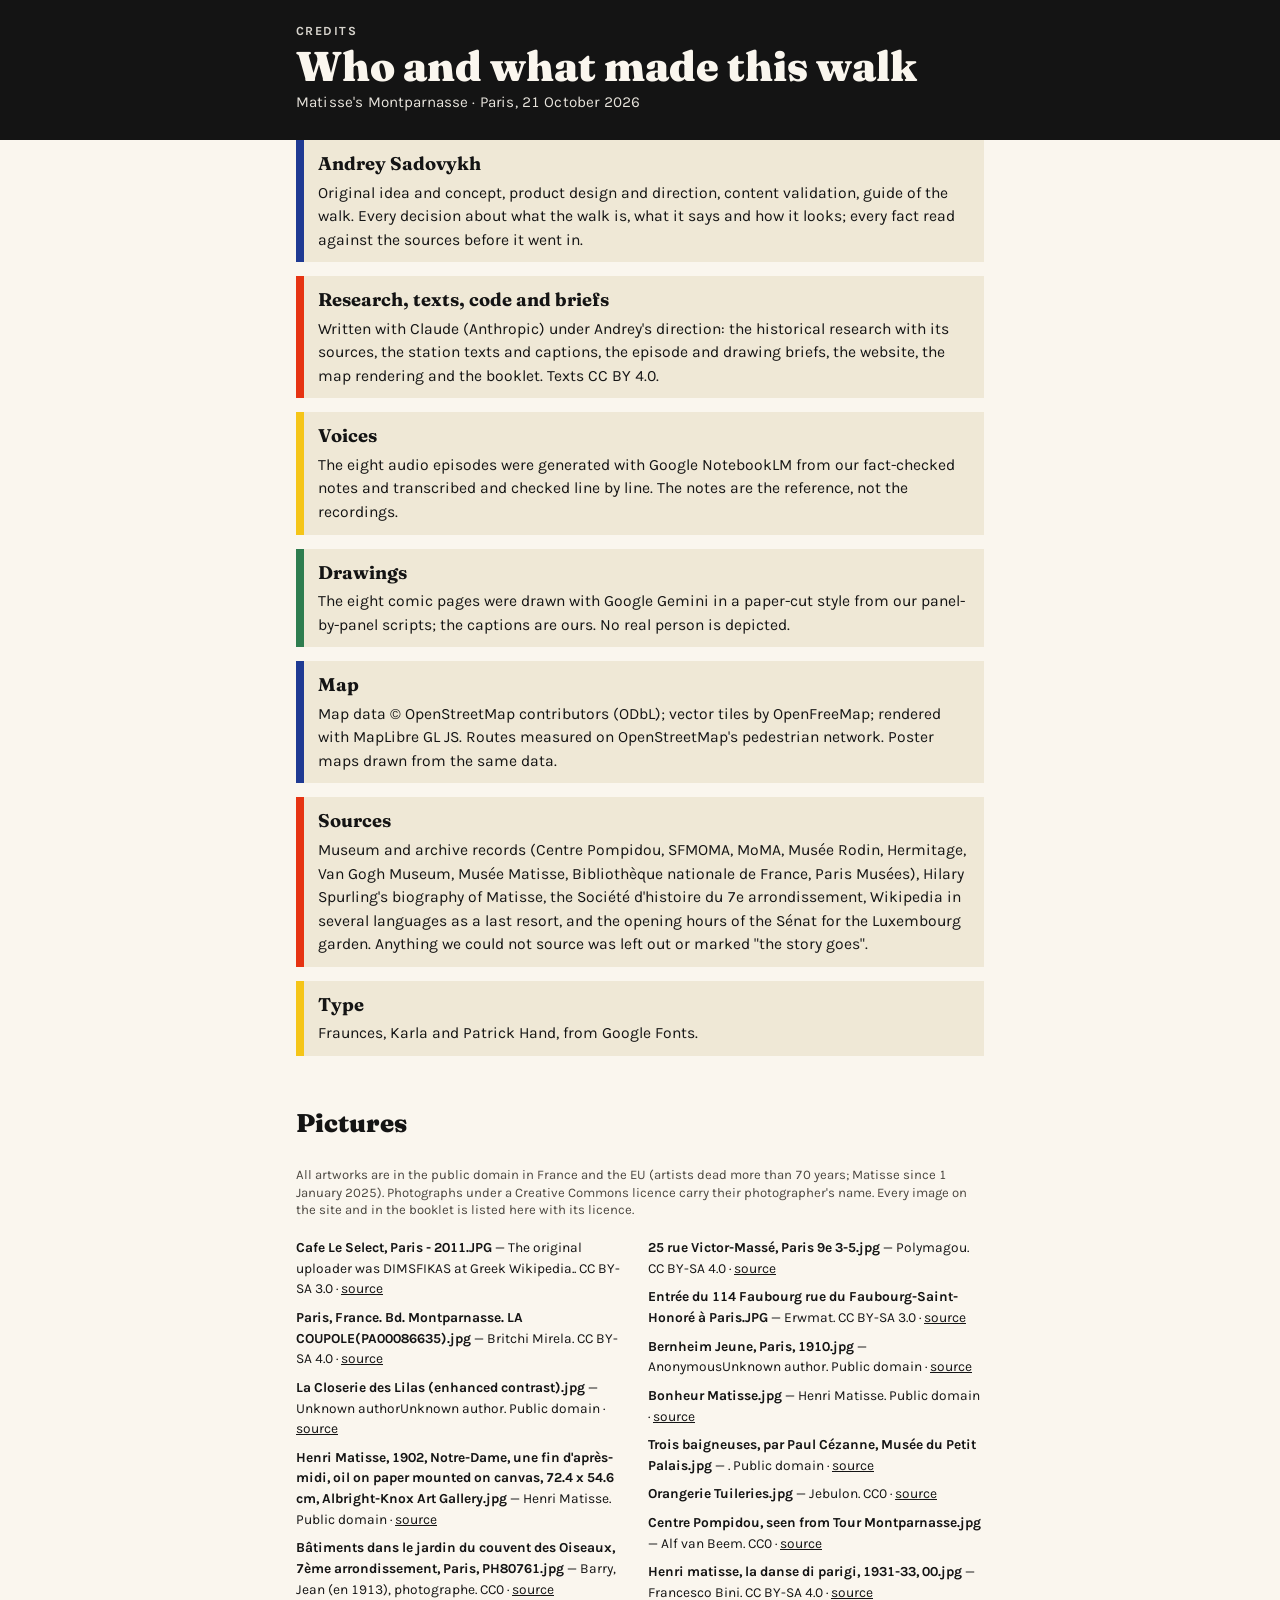
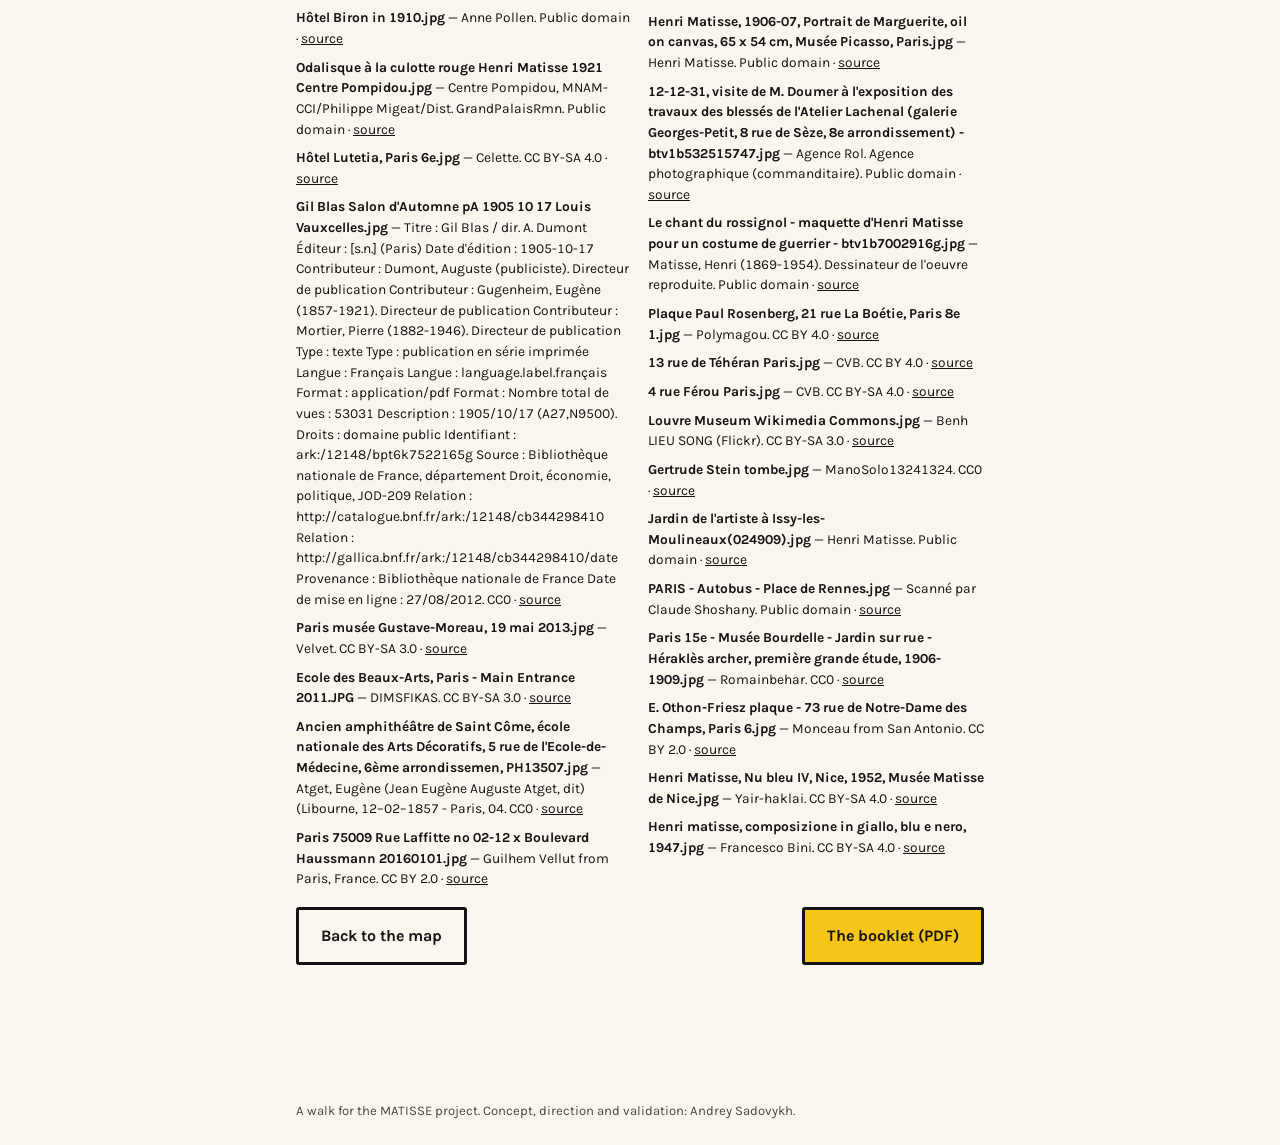
<file: credits.html>
<!doctype html>
<html lang="en">
<head>
<meta charset="utf-8">
<meta name="viewport" content="width=device-width, initial-scale=1, viewport-fit=cover">
<link rel="icon" href="icons/favicon.svg" type="image/svg+xml">
<link rel="icon" href="icons/favicon-32.png" sizes="32x32" type="image/png">
<link rel="apple-touch-icon" href="icons/apple-touch-icon.png">
<link rel="manifest" href="manifest.webmanifest">
<title>Credits</title>
<meta name="description" content="Who and what made Matisse's Montparnasse: idea, direction, voices, drawings, pictures, map, sources.">
<link rel="preconnect" href="https://fonts.googleapis.com">
<link rel="preconnect" href="https://fonts.gstatic.com" crossorigin>
<link rel="stylesheet" href="https://fonts.googleapis.com/css2?family=Fraunces:opsz,wght@9..144,900&family=Karla:wght@400;700&family=Patrick+Hand&display=swap">
<link rel="stylesheet" href="style.css">
<script src="lightbox.js" defer></script>
<script src="content.js"></script>
<style>:root { --accent: #141414; } .roles { display: grid; gap: 14px; } .role { border-left: 8px solid var(--cobalt); padding: 10px 14px; background: var(--paper-2); display: grid; gap: 4px; } .role.v { border-color: var(--vermilion); } .role.y { border-color: var(--lemon); } .role.g { border-color: var(--leaf); } .role b { font-family: var(--display); font-size: 1.15rem; } .role p { font-size: .98rem; } .pics { font-size: .86rem; columns: 2; column-gap: 16px; } .pics div { break-inside: avoid; margin-bottom: 8px; } @media (max-width: 599px) { .pics { columns: 1; } }</style>
</head>
<body>
<header class="band"><div class="in"><div class="eyebrow" style="color:inherit;opacity:.85">Credits</div><h1>Who and what made this walk</h1><p class="meta">Matisse's Montparnasse · Paris, 21 October 2026</p></div></header>
<main class="wrap page">
  <div class="roles">
    <div class="role"><b>Andrey Sadovykh</b><p>Original idea and concept, product design and direction, content validation, guide of the walk. Every decision about what the walk is, what it says and how it looks; every fact read against the sources before it went in.</p></div>
    <div class="role v"><b>Research, texts, code and briefs</b><p>Written with Claude (Anthropic) under Andrey's direction: the historical research with its sources, the station texts and captions, the episode and drawing briefs, the website, the map rendering and the booklet. Texts CC BY 4.0.</p></div>
    <div class="role y"><b>Voices</b><p>The eight audio episodes were generated with Google NotebookLM from our fact-checked notes and transcribed and checked line by line. The notes are the reference, not the recordings.</p></div>
    <div class="role g"><b>Drawings</b><p>The eight comic pages were drawn with Google Gemini in a paper-cut style from our panel-by-panel scripts; the captions are ours. No real person is depicted.</p></div>
    <div class="role"><b>Map</b><p>Map data © OpenStreetMap contributors (ODbL); vector tiles by OpenFreeMap; rendered with MapLibre GL JS. Routes measured on OpenStreetMap's pedestrian network. Poster maps drawn from the same data.</p></div>
    <div class="role v"><b>Sources</b><p>Museum and archive records (Centre Pompidou, SFMOMA, MoMA, Musée Rodin, Hermitage, Van Gogh Museum, Musée Matisse, Bibliothèque nationale de France, Paris Musées), Hilary Spurling's biography of Matisse, the Société d'histoire du 7e arrondissement, Wikipedia in several languages as a last resort, and the opening hours of the Sénat for the Luxembourg garden. Anything we could not source was left out or marked "the story goes".</p></div>
    <div class="role y"><b>Type</b><p>Fraunces, Karla and Patrick Hand, from Google Fonts.</p></div>
  </div>
  <h2>Pictures</h2>
  <p class="credit">All artworks are in the public domain in France and the EU (artists dead more than 70 years; Matisse since 1 January 2025). Photographs under a Creative Commons licence carry their photographer's name. Every image on the site and in the booklet is listed here with its licence.</p>
  <div class="pics" id="pics">loading…</div>
  <nav class="next"><a class="btn alt" href="index.html">Back to the map</a><a class="btn" href="booklet/matisse-montparnasse.pdf">The booklet (PDF)</a></nav>
</main>
<footer>A walk for the MATISSE project. Concept, direction and validation: Andrey Sadovykh.</footer>
<script>
fetch('art/credits.json').then(r => r.json()).then(j => {
  const esc = s => String(s || '').replace(/&/g, '&amp;').replace(/</g, '&lt;');
  document.getElementById('pics').innerHTML = (j.saved || j).map(c => `<div><b>${esc(c.title || c.slug)}</b> — ${esc(c.artist || c.photographer_or_uploader_credit || '')}${c.date ? ', ' + esc(c.date) : ''}${c.collection ? '. ' + esc(c.collection) : ''}. ${esc(c.licence || '')}${c.commons_url ? ` · <a href="${c.commons_url}">source</a>` : ''}</div>`).join('');
}).catch(() => { document.getElementById('pics').textContent = 'The list is in art/credits.json.'; });
</script>
</body>
</html>
</file>
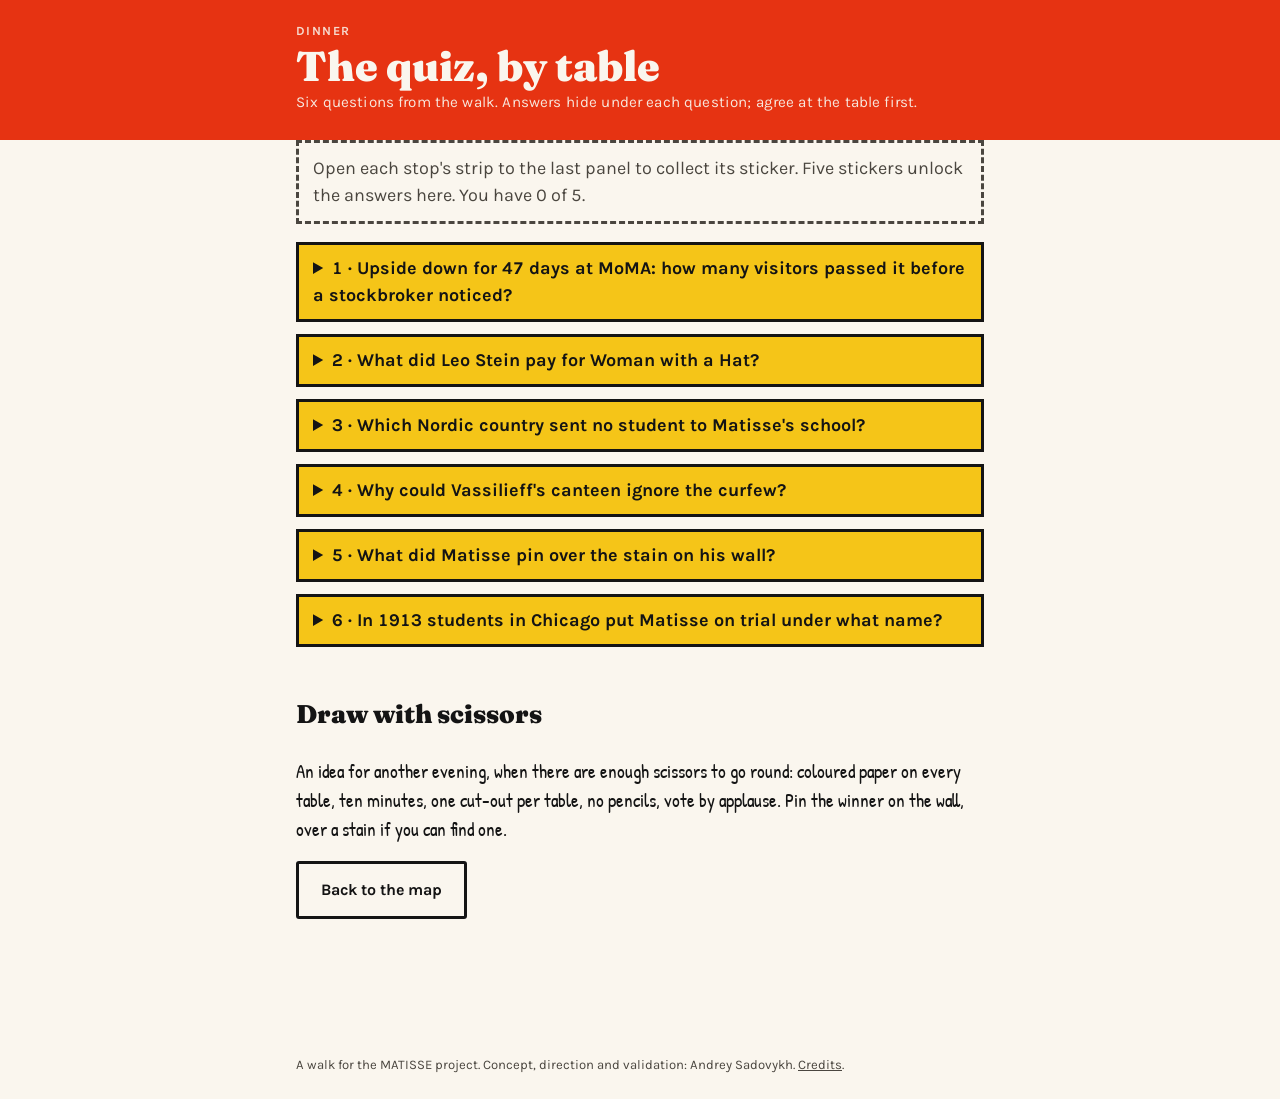
<file: dinner.html>
<!doctype html>
<html lang="en">
<head>
<meta charset="utf-8">
<meta name="viewport" content="width=device-width, initial-scale=1, viewport-fit=cover">
<link rel="icon" href="icons/favicon.svg" type="image/svg+xml">
<link rel="icon" href="icons/favicon-32.png" sizes="32x32" type="image/png">
<link rel="apple-touch-icon" href="icons/apple-touch-icon.png">
<link rel="manifest" href="manifest.webmanifest">
<title>The dinner quiz</title>
<meta name="description" content="Six questions from the walk, for the tables at dinner.">
<link rel="preconnect" href="https://fonts.googleapis.com">
<link rel="preconnect" href="https://fonts.gstatic.com" crossorigin>
<link rel="stylesheet" href="https://fonts.googleapis.com/css2?family=Fraunces:opsz,wght@9..144,900&family=Karla:wght@400;700&family=Patrick+Hand&display=swap">
<link rel="stylesheet" href="style.css">
<script src="lightbox.js" defer></script>
<style>:root { --accent: #E63312; } .qs { display: grid; gap: 12px; } .lock { border: 3px dashed var(--ink-soft); padding: 12px 14px; color: var(--ink-soft); } .scissors { font-family: var(--hand); font-size: 1.2rem; }</style>
<script src="content.js"></script>
</head>
<body>
<header class="band"><div class="in"><div class="eyebrow" style="color:inherit;opacity:.85">Dinner</div><h1>The quiz, by table</h1><p class="meta">Six questions from the walk. Answers hide under each question; agree at the table first.</p></div></header>
<main class="wrap page">
  <div class="lock" id="lock">Open each stop's strip to the last panel to collect its sticker. Five stickers unlock the answers here.</div>
  <div class="qs" id="qs"></div>
  <h2>Draw with scissors</h2>
  <p class="scissors">An idea for another evening, when there are enough scissors to go round: coloured paper on every table, ten minutes, one cut-out per table, no pencils, vote by applause. Pin the winner on the wall, over a stain if you can find one.</p>
  <nav class="next"><a class="btn alt" href="index.html">Back to the map</a></nav>
</main>
<footer>A walk for the MATISSE project. Concept, direction and validation: Andrey Sadovykh. <a href="credits.html">Credits</a>.</footer>
<script>
(function(){
  var got = []; try { got = JSON.parse(localStorage.getItem('mm.stickers.v2') || '[]'); } catch (e) {}
  var main = ['gauguin','canteen','station','vavin','door']; var n = main.filter(function(id){ return got.indexOf(id) >= 0; }).length;
  var open = n >= 5; var lock = document.getElementById('lock');
  lock.textContent = open ? 'All five stickers collected. Answers are open.' : lock.textContent + ' You have ' + n + ' of 5.';
  document.getElementById('qs').innerHTML = WALK.dinner.map(function(d, i){
    return '<details class="quiz"><summary>' + (i+1) + ' · ' + d.q + '</summary><p>' + (open ? d.a : 'Collect all five stickers to see the answer.') + '</p></details>';
  }).join('');
})();
</script>
</body>
</html>
</file>
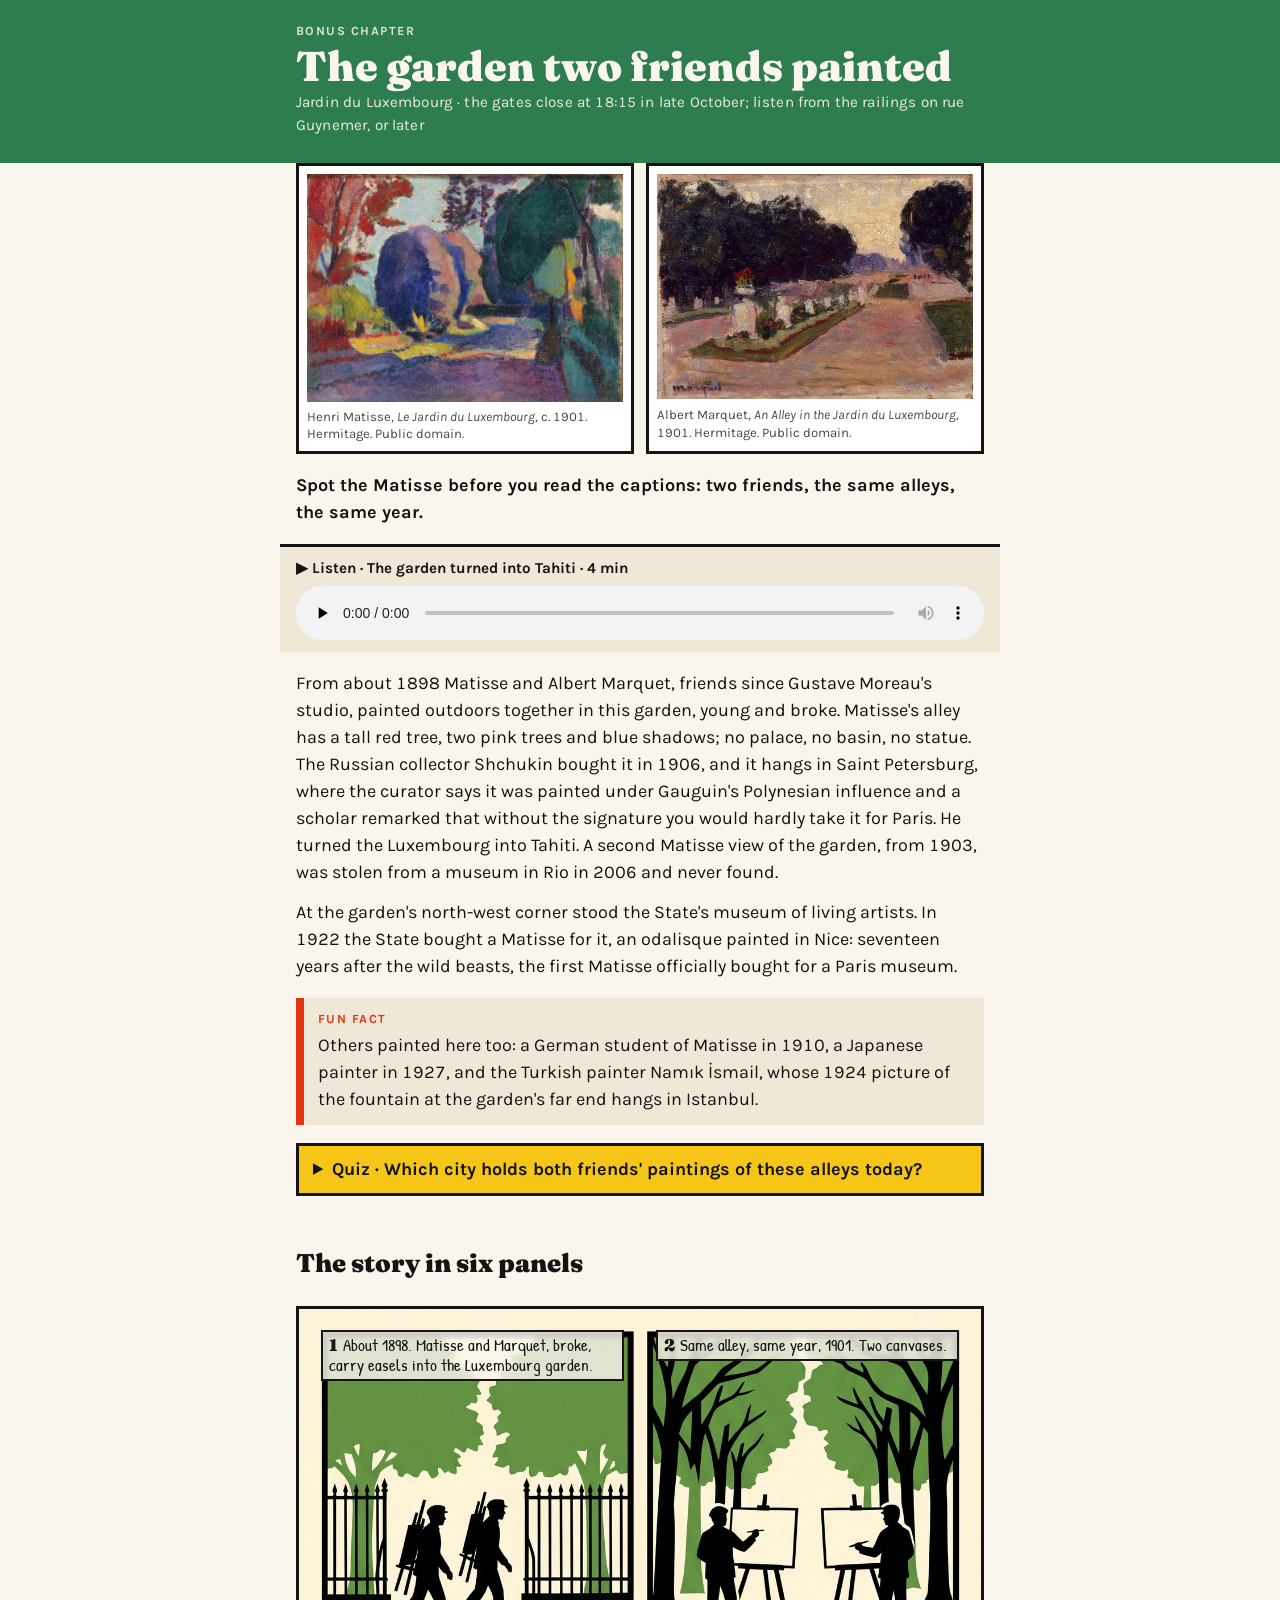
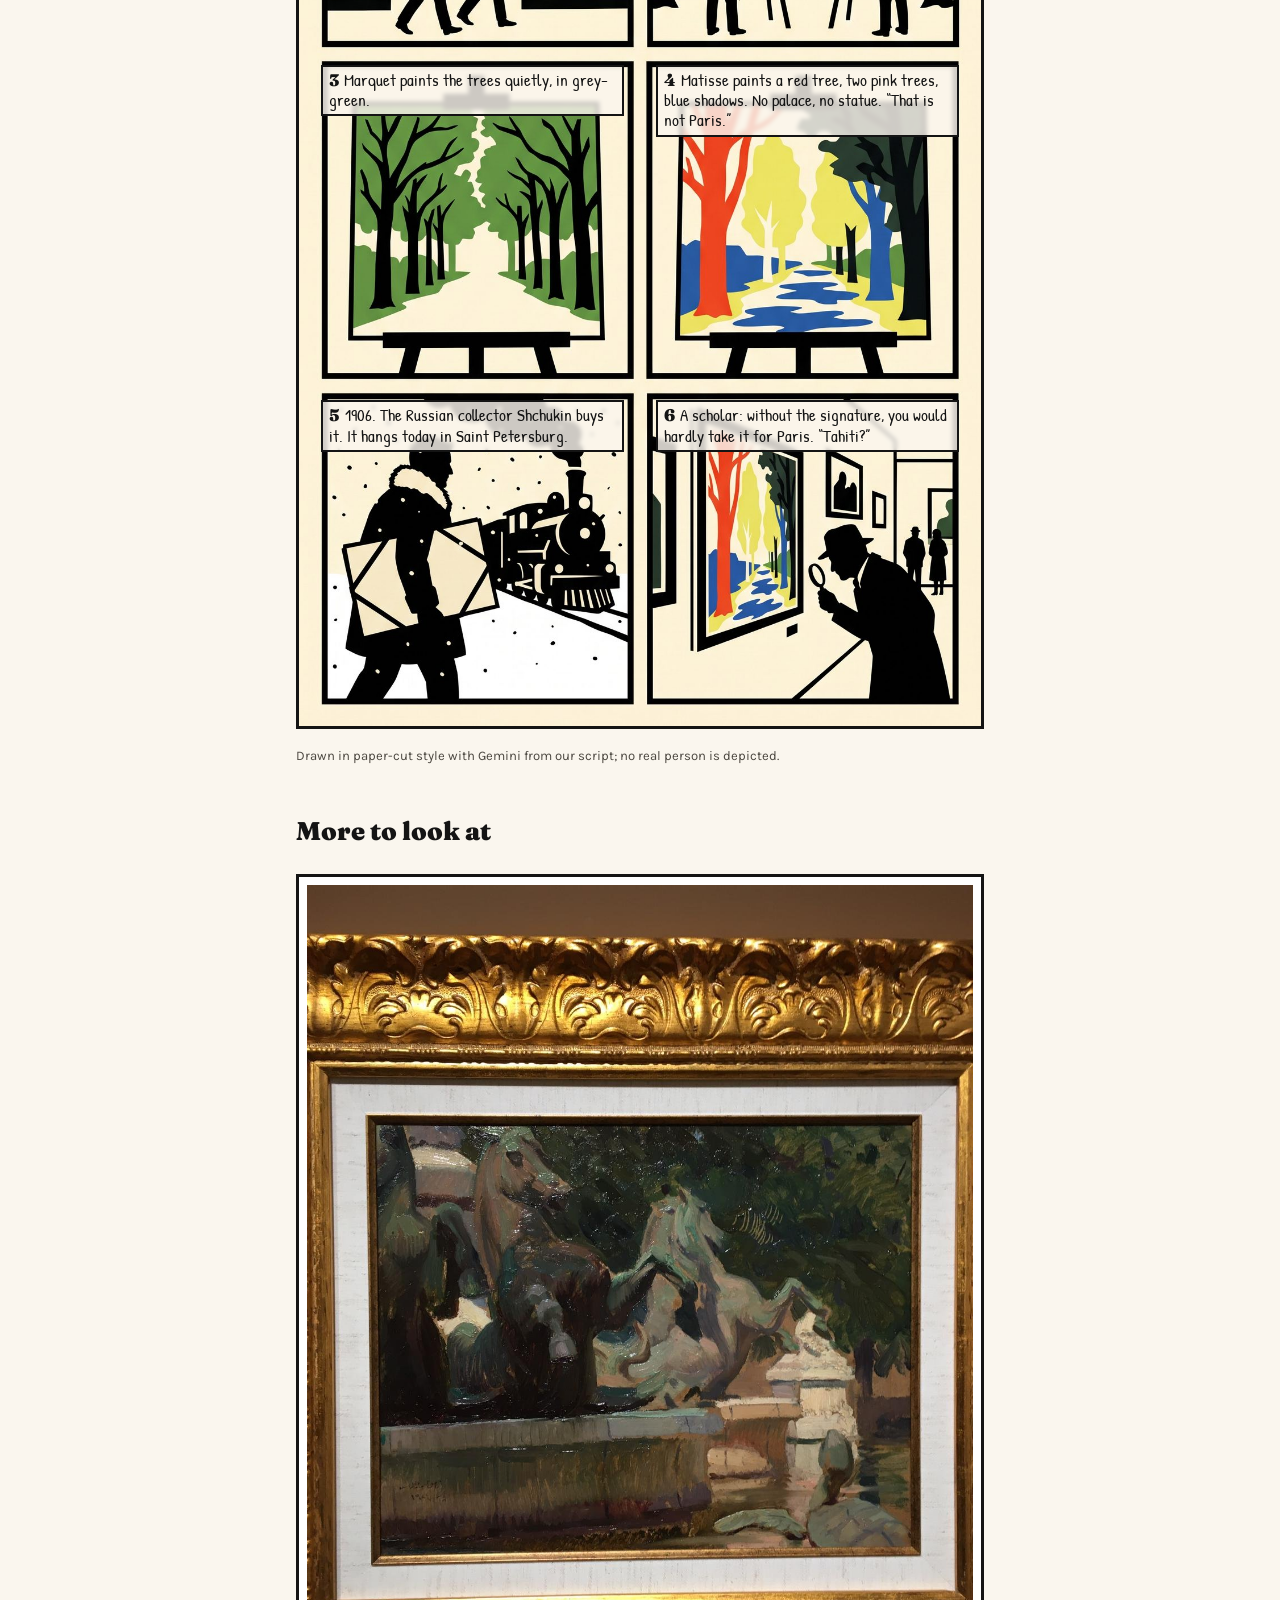
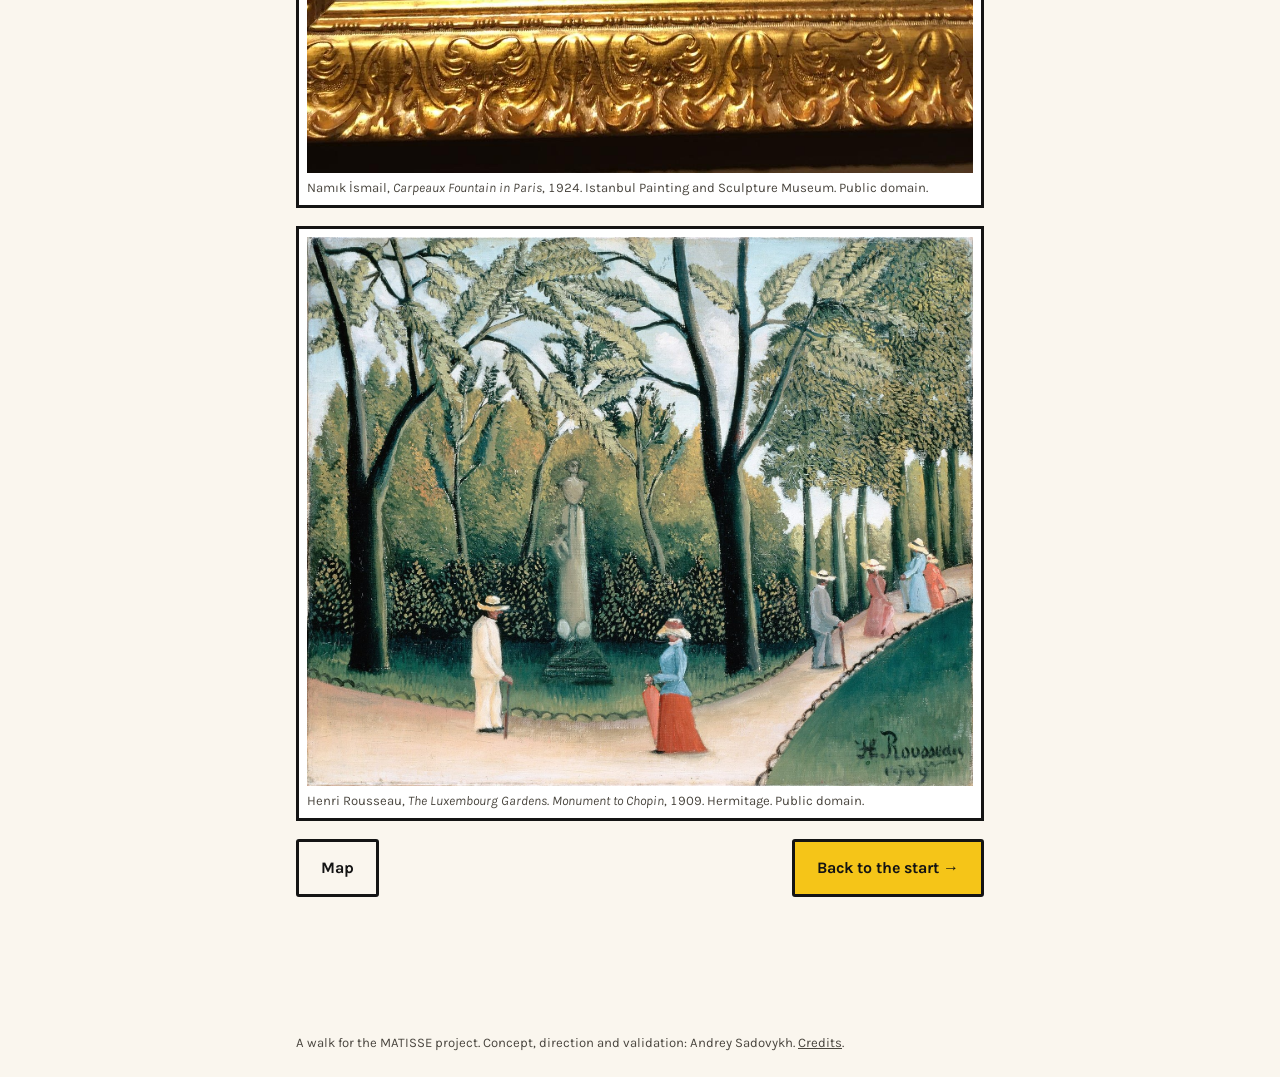
<file: luxembourg.html>
<!doctype html>
<html lang="en">
<head>
<meta charset="utf-8">
<meta name="viewport" content="width=device-width, initial-scale=1, viewport-fit=cover">
<link rel="icon" href="icons/favicon.svg" type="image/svg+xml">
<link rel="icon" href="icons/favicon-32.png" sizes="32x32" type="image/png">
<link rel="apple-touch-icon" href="icons/apple-touch-icon.png">
<link rel="manifest" href="manifest.webmanifest">
<title>The garden two friends painted</title>
<meta name="description" content="Bonus chapter of Matisse's Montparnasse: Matisse and Marquet in the Jardin du Luxembourg, 1901.">
<link rel="preconnect" href="https://fonts.googleapis.com">
<link rel="preconnect" href="https://fonts.gstatic.com" crossorigin>
<link rel="stylesheet" href="https://fonts.googleapis.com/css2?family=Fraunces:opsz,wght@9..144,900&family=Karla:wght@400;700&family=Patrick+Hand&display=swap">
<link rel="stylesheet" href="style.css">
<script src="lightbox.js" defer></script>
<style>:root { --accent: #2E7D4F; } .pair { display: grid; grid-template-columns: 1fr; gap: 12px; } @media (min-width: 600px) { .pair { grid-template-columns: 1fr 1fr; } } .pair figure { margin: 0; }</style>
</head>
<body>
<header class="band">
  <div class="in">
    <div class="eyebrow" style="color:inherit;opacity:.85">Bonus chapter</div>
    <h1>The garden two friends painted</h1>
    <p class="meta">Jardin du Luxembourg · the gates close at 18:15 in late October; listen from the railings on rue Guynemer, or later</p>
  </div>
</header>

<main class="wrap page">
  <div class="pair">
    <figure class="hero">
      <img src="art/matisse-luxembourg-gardens-1901.jpg" alt="Matisse, The Luxembourg Gardens, around 1901">
      <figcaption>Henri Matisse, <em>Le Jardin du Luxembourg</em>, c. 1901. Hermitage. Public domain.</figcaption>
    </figure>
    <figure class="hero">
      <img src="art/marquet-alley-luxembourg-1901.jpg" alt="Marquet, An Alley in the Jardin du Luxembourg, 1901">
      <figcaption>Albert Marquet, <em>An Alley in the Jardin du Luxembourg</em>, 1901. Hermitage. Public domain.</figcaption>
    </figure>
  </div>
  <p class="stand">Spot the Matisse before you read the captions: two friends, the same alleys, the same year.</p>

  <div class="player">
    <p class="label">▶ Listen · The garden turned into Tahiti · 4 min</p>
    <audio controls preload="none" src="audio/ep-07.mp3" id="ep07"></audio>
  </div>

  <section class="story">
    <p>From about 1898 Matisse and Albert Marquet, friends since Gustave Moreau's studio, painted outdoors together in this garden, young and broke. Matisse's alley has a tall red tree, two pink trees and blue shadows; no palace, no basin, no statue. The Russian collector Shchukin bought it in 1906, and it hangs in Saint Petersburg, where the curator says it was painted under Gauguin's Polynesian influence and a scholar remarked that without the signature you would hardly take it for Paris. He turned the Luxembourg into Tahiti. A second Matisse view of the garden, from 1903, was stolen from a museum in Rio in 2006 and never found.</p>
    <p>At the garden's north-west corner stood the State's museum of living artists. In 1922 the State bought a Matisse for it, an odalisque painted in Nice: seventeen years after the wild beasts, the first Matisse officially bought for a Paris museum.</p>
  </section>

  <div class="fact">
    <span class="eyebrow">Fun fact</span>
    <p>Others painted here too: a German student of Matisse in 1910, a Japanese painter in 1927, and the Turkish painter Namık İsmail, whose 1924 picture of the fountain at the garden's far end hangs in Istanbul.</p>
  </div>

  <details class="quiz">
    <summary>Quiz · Which city holds both friends' paintings of these alleys today?</summary>
    <p>Saint Petersburg, in the Hermitage.</p>
  </details>

  <h2>The story in six panels</h2>
  <figure class="strip">
    <img src="comic/panels-07.jpg" alt="Six-panel comic strip of two friends painting the garden">
    <div class="cap l t1"><b>1</b>About 1898. Matisse and Marquet, broke, carry easels into the Luxembourg garden.</div>
    <div class="cap r t1"><b>2</b>Same alley, same year, 1901. Two canvases.</div>
    <div class="cap l t2"><b>3</b>Marquet paints the trees quietly, in grey-green.</div>
    <div class="cap r t2"><b>4</b>Matisse paints a red tree, two pink trees, blue shadows. No palace, no statue. “That is not Paris.”</div>
    <div class="cap l t3"><b>5</b>1906. The Russian collector Shchukin buys it. It hangs today in Saint Petersburg.</div>
    <div class="cap r t3"><b>6</b>A scholar: without the signature, you would hardly take it for Paris. “Tahiti?”</div>
  </figure>
  <p class="credit">Drawn in paper-cut style with Gemini from our script; no real person is depicted.</p>

  <h2>More to look at</h2>
  <figure class="hero">
    <img src="art/namik-ismail-carpeaux-fountain-1924.jpg" alt="The Carpeaux fountain painted by Namık İsmail, 1924">
    <figcaption>Namık İsmail, <em>Carpeaux Fountain in Paris</em>, 1924. Istanbul Painting and Sculpture Museum. Public domain.</figcaption>
  </figure>
  <figure class="hero">
    <img src="art/rousseau-monument-to-chopin-1909.jpg" alt="Henri Rousseau, The Luxembourg Gardens, Monument to Chopin, 1909">
    <figcaption>Henri Rousseau, <em>The Luxembourg Gardens. Monument to Chopin</em>, 1909. Hermitage. Public domain.</figcaption>
  </figure>

  <nav class="next">
    <a class="btn alt" href="map.html">Map</a>
    <a class="btn" href="index.html">Back to the start →</a>
  </nav>
</main>
<footer>A walk for the MATISSE project. Concept, direction and validation: Andrey Sadovykh. <a href="credits.html">Credits</a>.</footer>
</body>
</html>
</file>
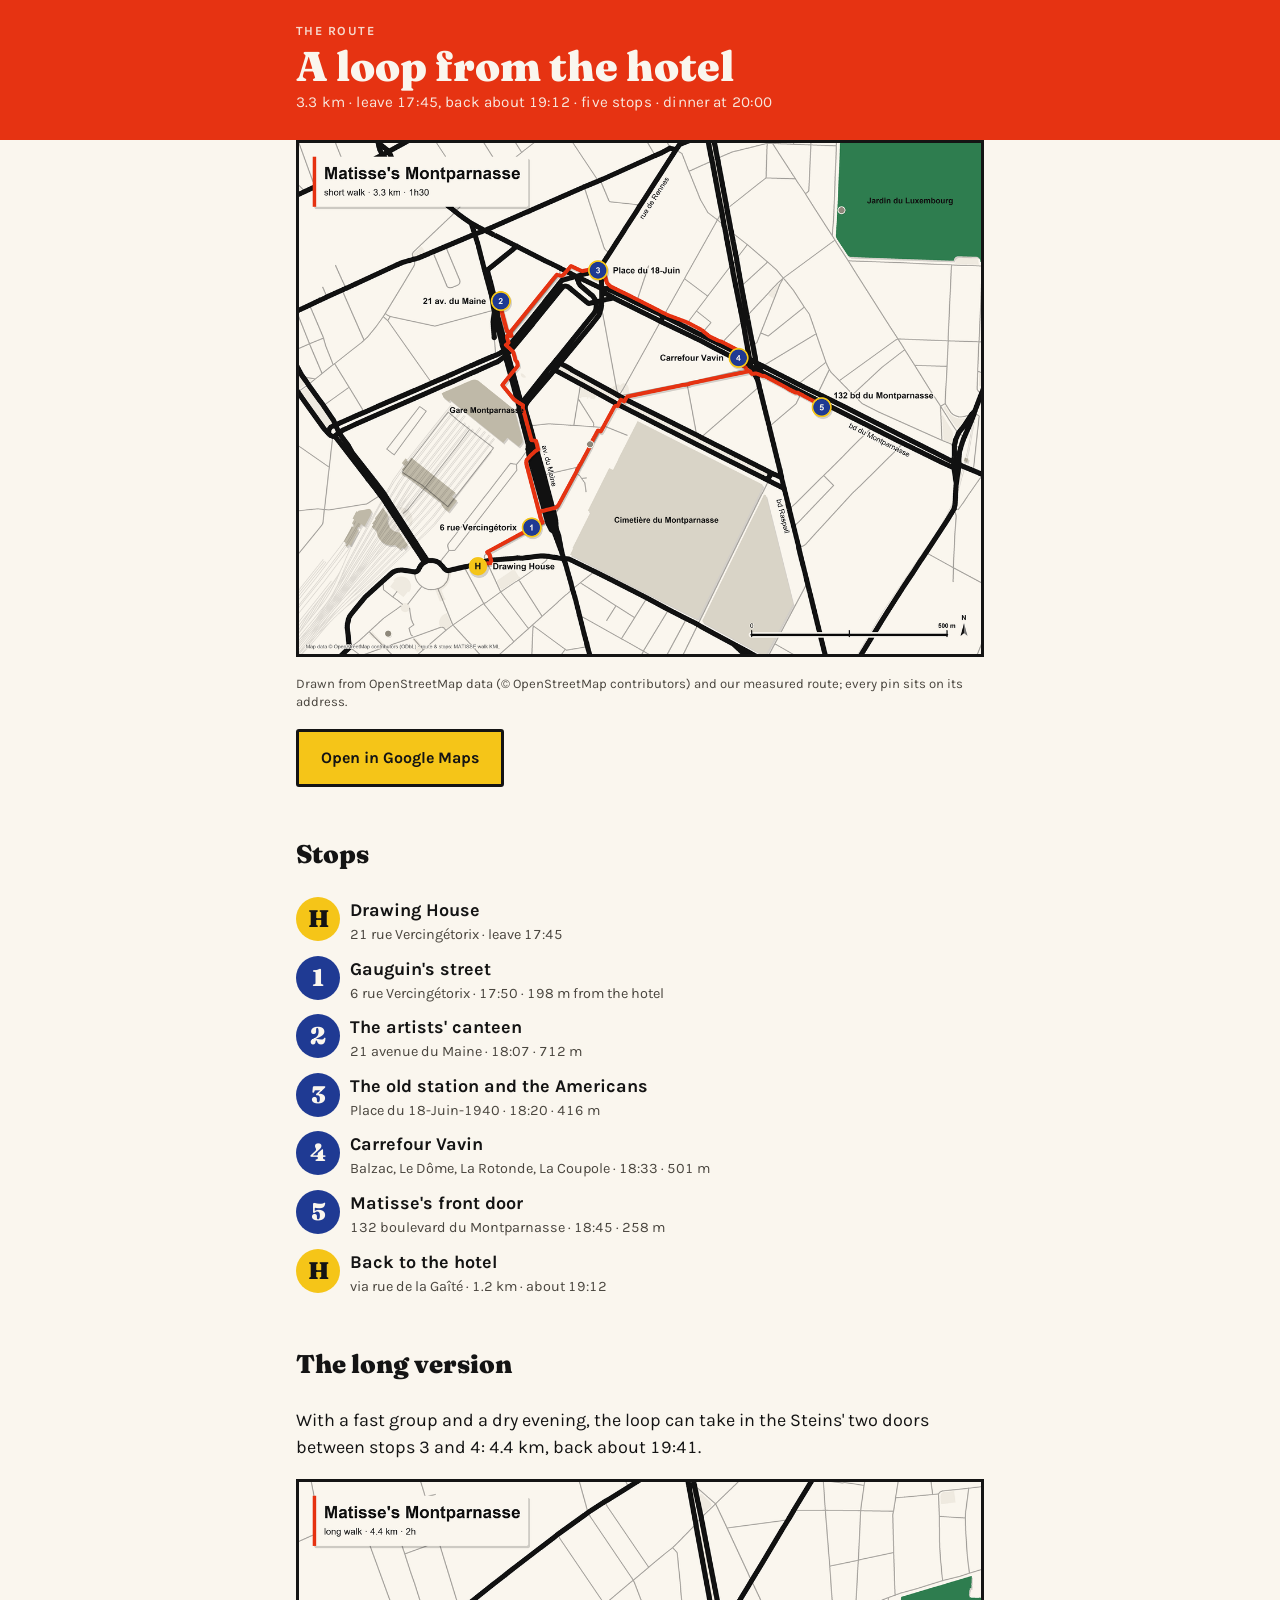
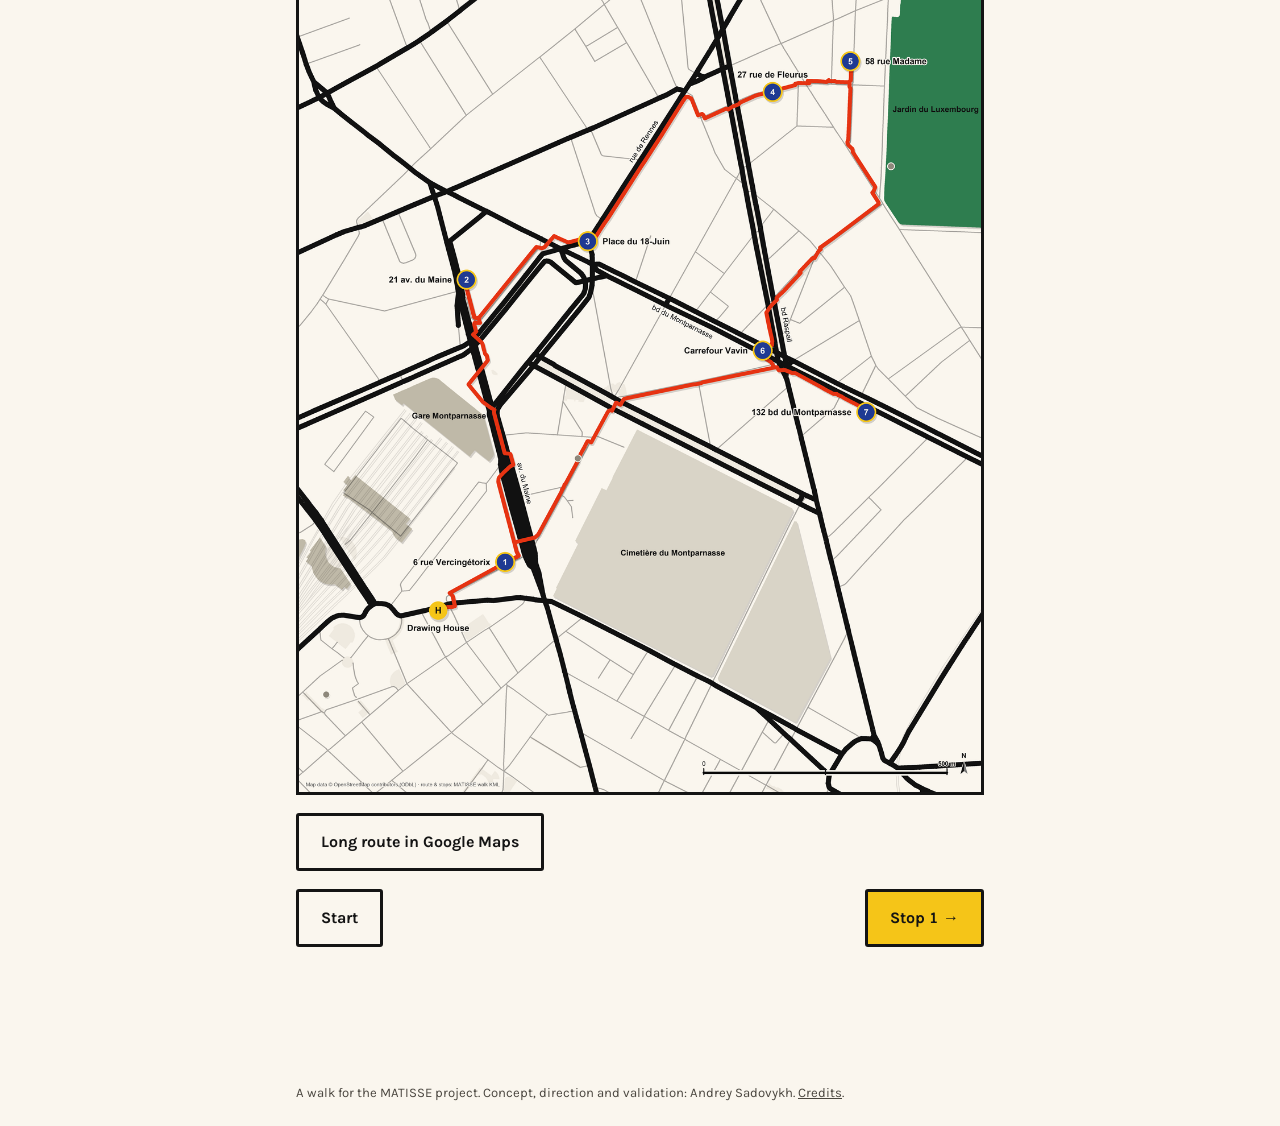
<file: map.html>
<!doctype html>
<html lang="en">
<head>
<meta charset="utf-8">
<meta name="viewport" content="width=device-width, initial-scale=1, viewport-fit=cover">
<link rel="icon" href="icons/favicon.svg" type="image/svg+xml">
<link rel="icon" href="icons/favicon-32.png" sizes="32x32" type="image/png">
<link rel="apple-touch-icon" href="icons/apple-touch-icon.png">
<link rel="manifest" href="manifest.webmanifest">
<title>The route</title>
<meta name="description" content="The map of Matisse's Montparnasse: a 3.3 km loop from the Drawing House through five stops.">
<link rel="preconnect" href="https://fonts.googleapis.com">
<link rel="preconnect" href="https://fonts.gstatic.com" crossorigin>
<link rel="stylesheet" href="https://fonts.googleapis.com/css2?family=Fraunces:opsz,wght@9..144,900&family=Karla:wght@400;700&family=Patrick+Hand&display=swap">
<link rel="stylesheet" href="style.css">
<script src="lightbox.js" defer></script>
<style>:root { --accent: #E63312; } .stops { display: grid; gap: 10px; padding: 0; margin: 0; list-style: none; } .stops li { display: grid; grid-template-columns: 44px 1fr; gap: 10px; align-items: start; } .stops .n { font-family: var(--display); font-weight: 900; font-size: 1.5rem; line-height: 1; color: #FAF6EE; background: var(--cobalt); width: 44px; height: 44px; display: grid; place-items: center; border-radius: 50%; } .stops .n.h { background: var(--lemon); color: #141414; } .stops a { font-weight: 700; text-decoration: none; } .stops small { display: block; color: var(--ink-soft); font-size: .9rem; } .mapfig { margin: 0; border: 3px solid #141414; background: #FAF6EE; }</style>
</head>
<body>
<header class="band">
  <div class="in">
    <div class="eyebrow" style="color:inherit;opacity:.85">The route</div>
    <h1>A loop from the hotel</h1>
    <p class="meta">3.3 km · leave 17:45, back about 19:12 · five stops · dinner at 20:00</p>
  </div>
</header>

<main class="wrap page">
  <figure class="mapfig">
    <img src="map/route-short.png" srcset="map/route-short.png 1200w, map/route-short@2x.png 2400w" sizes="(max-width: 720px) 100vw, 720px" alt="Map of the short walk: five numbered stops on a loop from the hotel through Montparnasse">
  </figure>
  <p class="credit">Drawn from OpenStreetMap data (© OpenStreetMap contributors) and our measured route; every pin sits on its address.</p>
  <div class="buttons">
    <a class="btn" href="https://www.google.com/maps/dir/?api=1&travelmode=walking&origin=48.837350,2.319941&destination=48.837350,2.319941&waypoints=48.838245,2.321818%7C48.843459,2.320739%7C48.844166,2.324140%7C48.842150,2.329050%7C48.841013,2.331957%7C48.840160,2.323860">Open in Google Maps</a>
  </div>

  <h2>Stops</h2>
  <ol class="stops">
    <li><span class="n h">H</span><div><a href="index.html">Drawing House</a><small>21 rue Vercingétorix · leave 17:45</small></div></li>
    <li><span class="n">1</span><div><a href="stop-1.html">Gauguin's street</a><small>6 rue Vercingétorix · 17:50 · 198 m from the hotel</small></div></li>
    <li><span class="n">2</span><div><a href="stop-2.html">The artists' canteen</a><small>21 avenue du Maine · 18:07 · 712 m</small></div></li>
    <li><span class="n">3</span><div><a href="stop-3.html">The old station and the Americans</a><small>Place du 18-Juin-1940 · 18:20 · 416 m</small></div></li>
    <li><span class="n">4</span><div><a href="stop-4.html">Carrefour Vavin</a><small>Balzac, Le Dôme, La Rotonde, La Coupole · 18:33 · 501 m</small></div></li>
    <li><span class="n">5</span><div><a href="stop-5.html">Matisse's front door</a><small>132 boulevard du Montparnasse · 18:45 · 258 m</small></div></li>
    <li><span class="n h">H</span><div><a href="index.html">Back to the hotel</a><small>via rue de la Gaîté · 1.2 km · about 19:12</small></div></li>
  </ol>

  <h2>The long version</h2>
  <p>With a fast group and a dry evening, the loop can take in the Steins' two doors between stops 3 and 4: 4.4 km, back about 19:41.</p>
  <figure class="mapfig">
    <img src="map/route-long.png" srcset="map/route-long.png 1200w, map/route-long@2x.png 2400w" sizes="(max-width: 720px) 100vw, 720px" alt="Map of the long walk, with 27 rue de Fleurus and 58 rue Madame added" loading="lazy">
  </figure>
  <div class="buttons">
    <a class="btn alt" href="https://www.google.com/maps/dir/?api=1&travelmode=walking&origin=48.837350,2.319941&destination=48.837350,2.319941&waypoints=48.838245,2.321818%7C48.843459,2.320739%7C48.844166,2.324140%7C48.846924,2.329331%7C48.847491,2.331511%7C48.842150,2.329050%7C48.841013,2.331957%7C48.840160,2.323860">Long route in Google Maps</a>
  </div>

  <nav class="next">
    <a class="btn alt" href="index.html">Start</a>
    <a class="btn" href="stop-1.html">Stop 1 →</a>
  </nav>
</main>
<footer>A walk for the MATISSE project. Concept, direction and validation: Andrey Sadovykh. <a href="credits.html">Credits</a>.</footer>
</body>
</html>
</file>
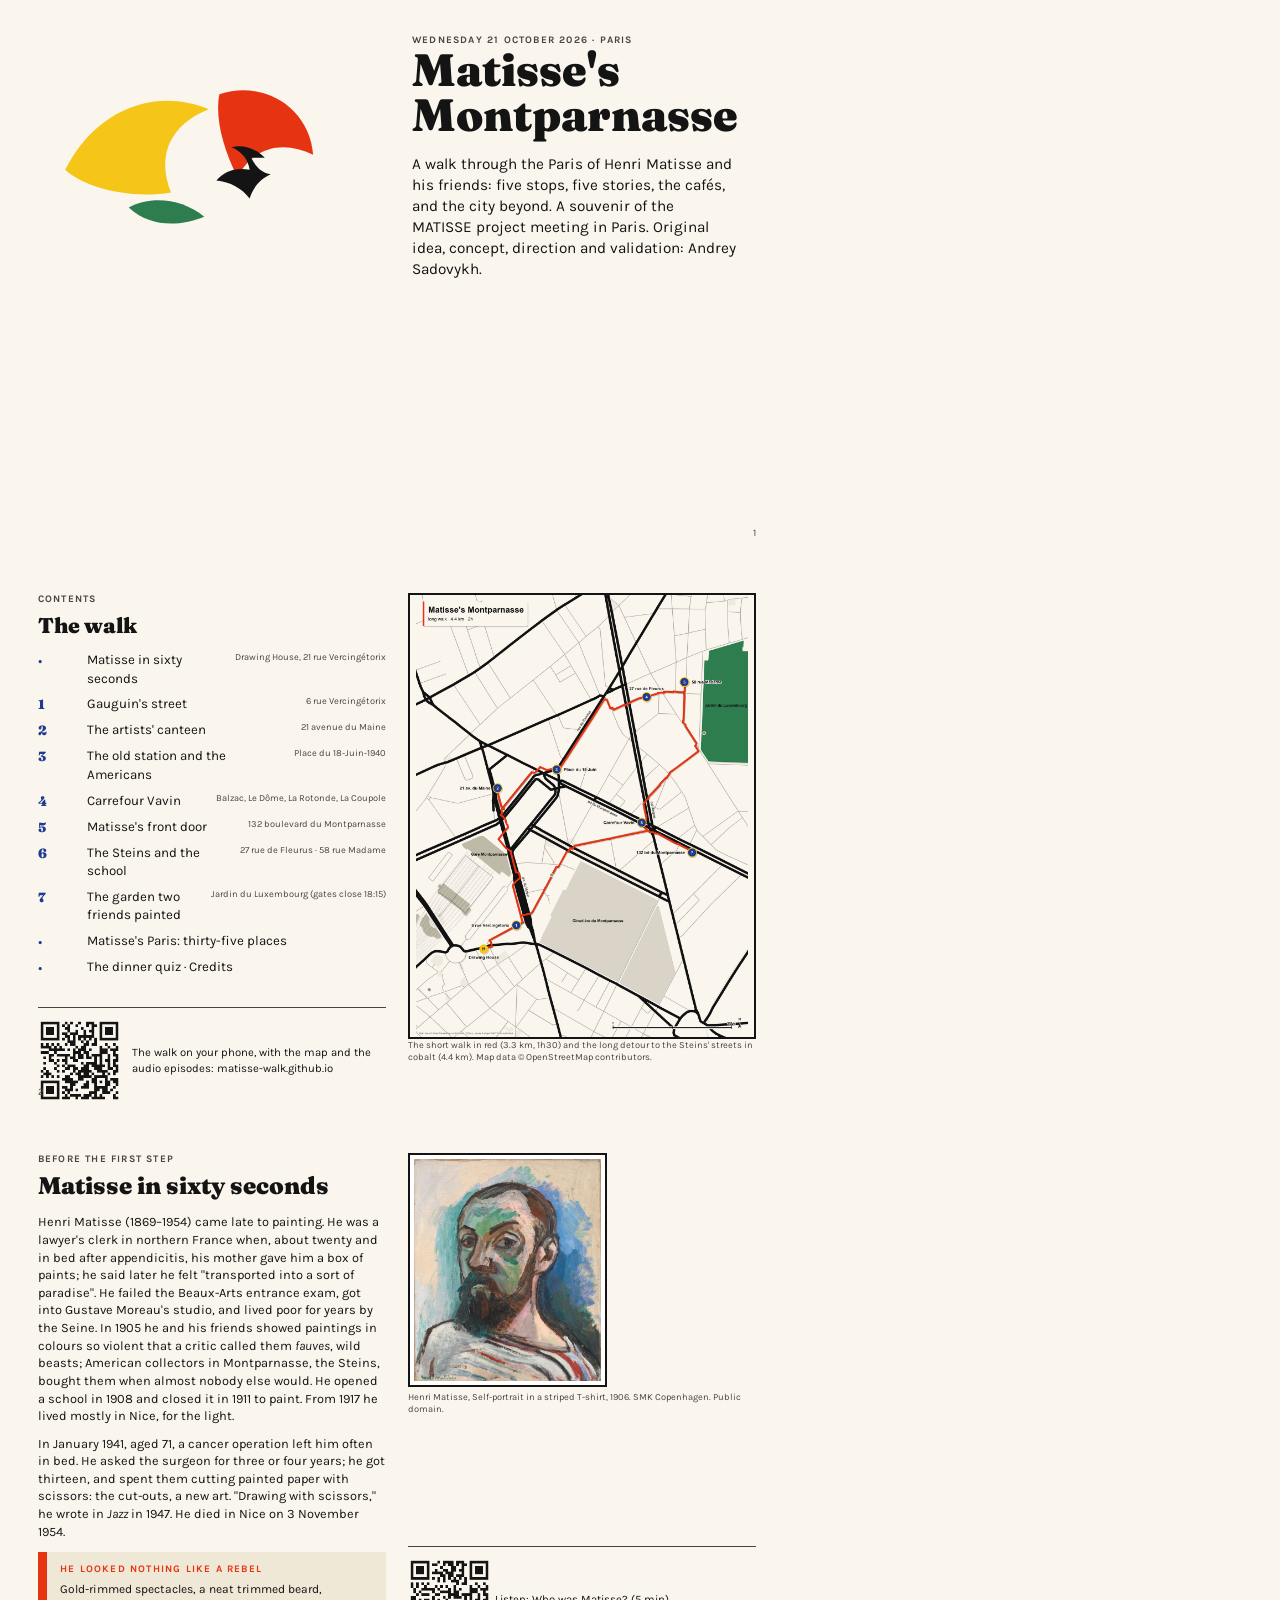
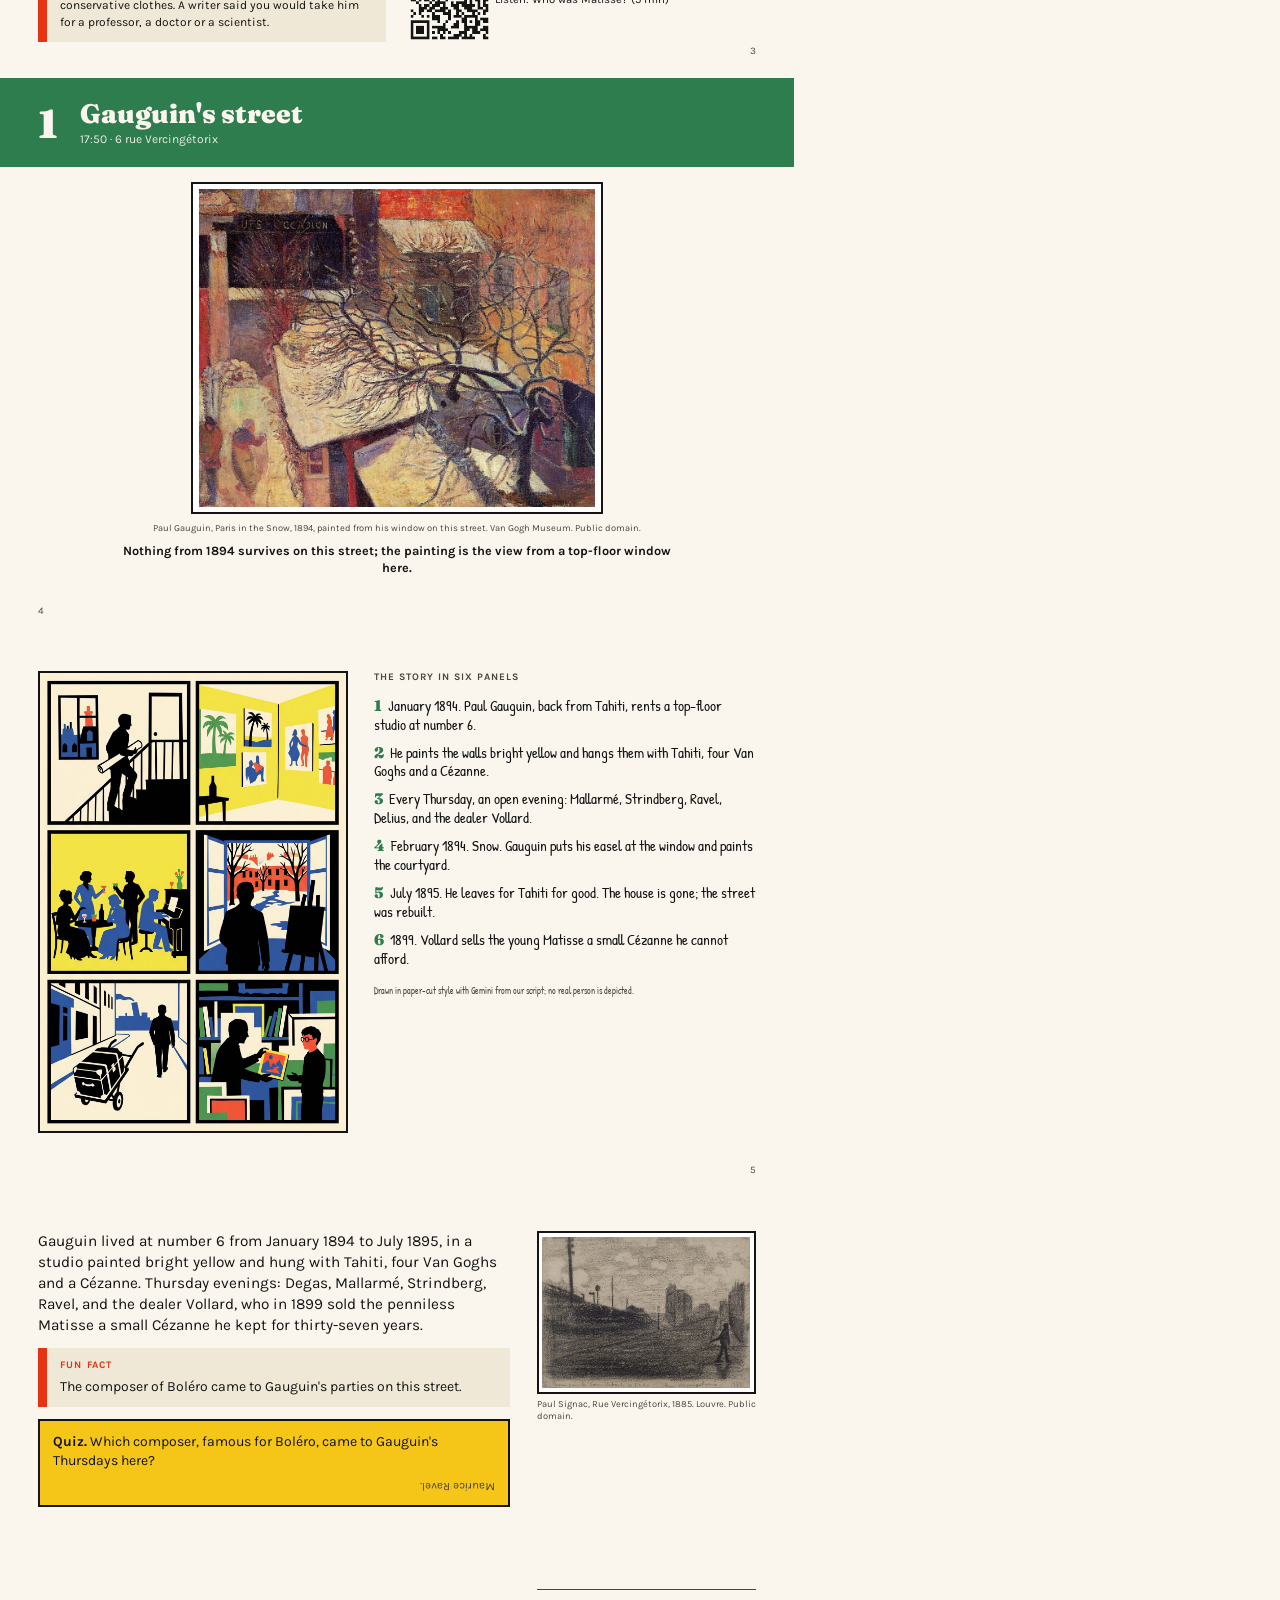
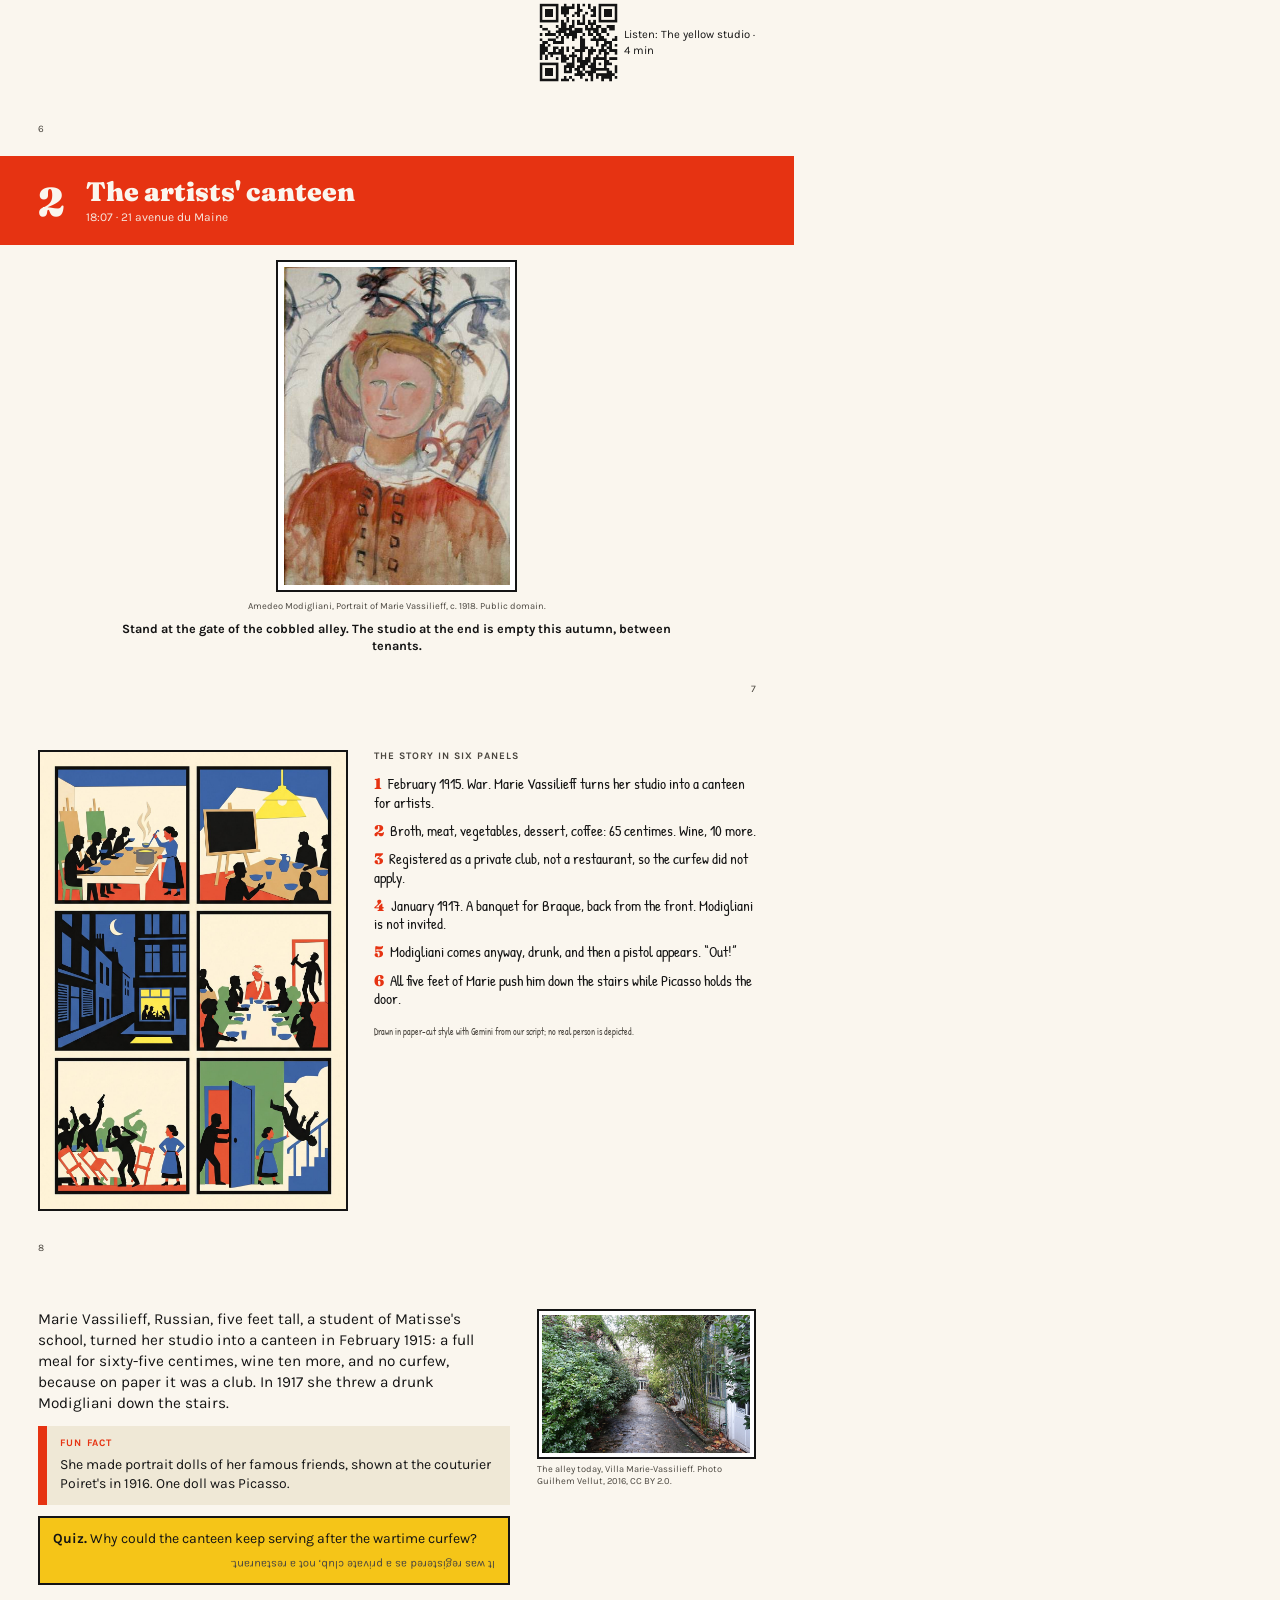
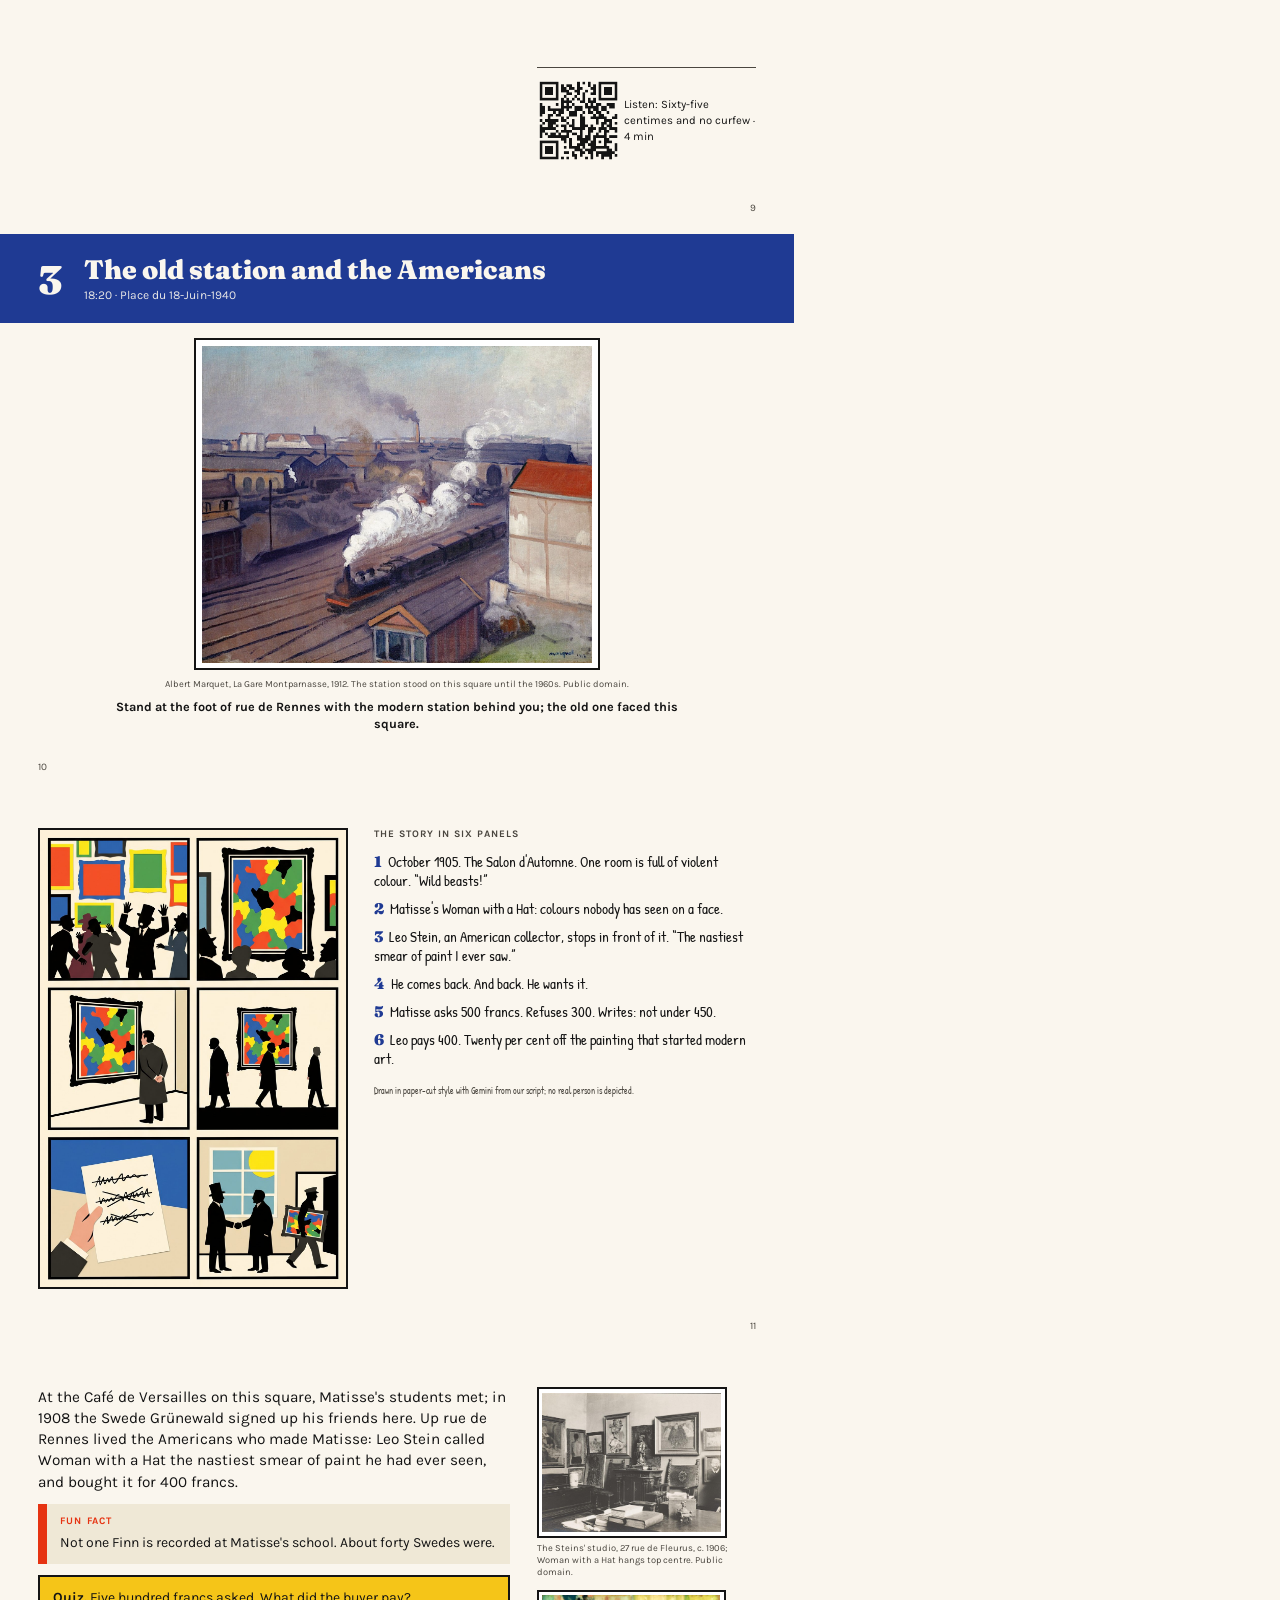
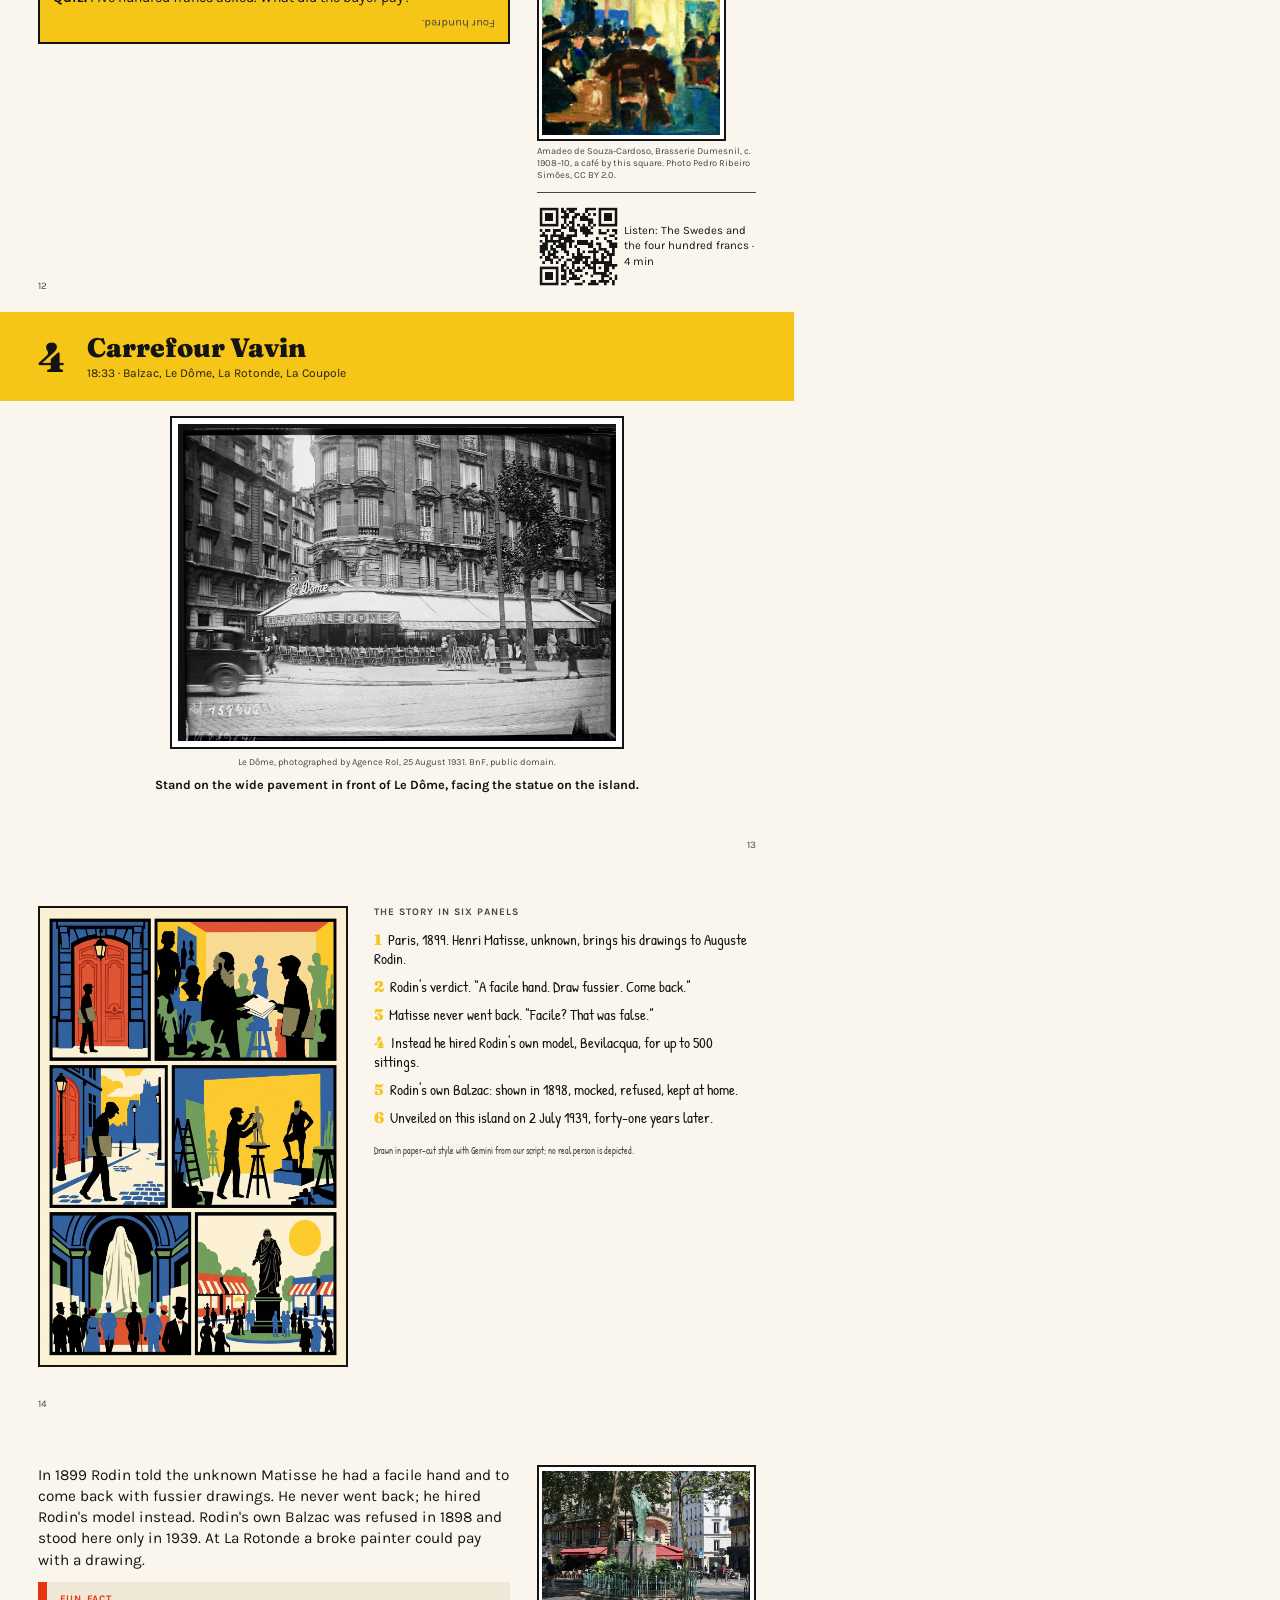
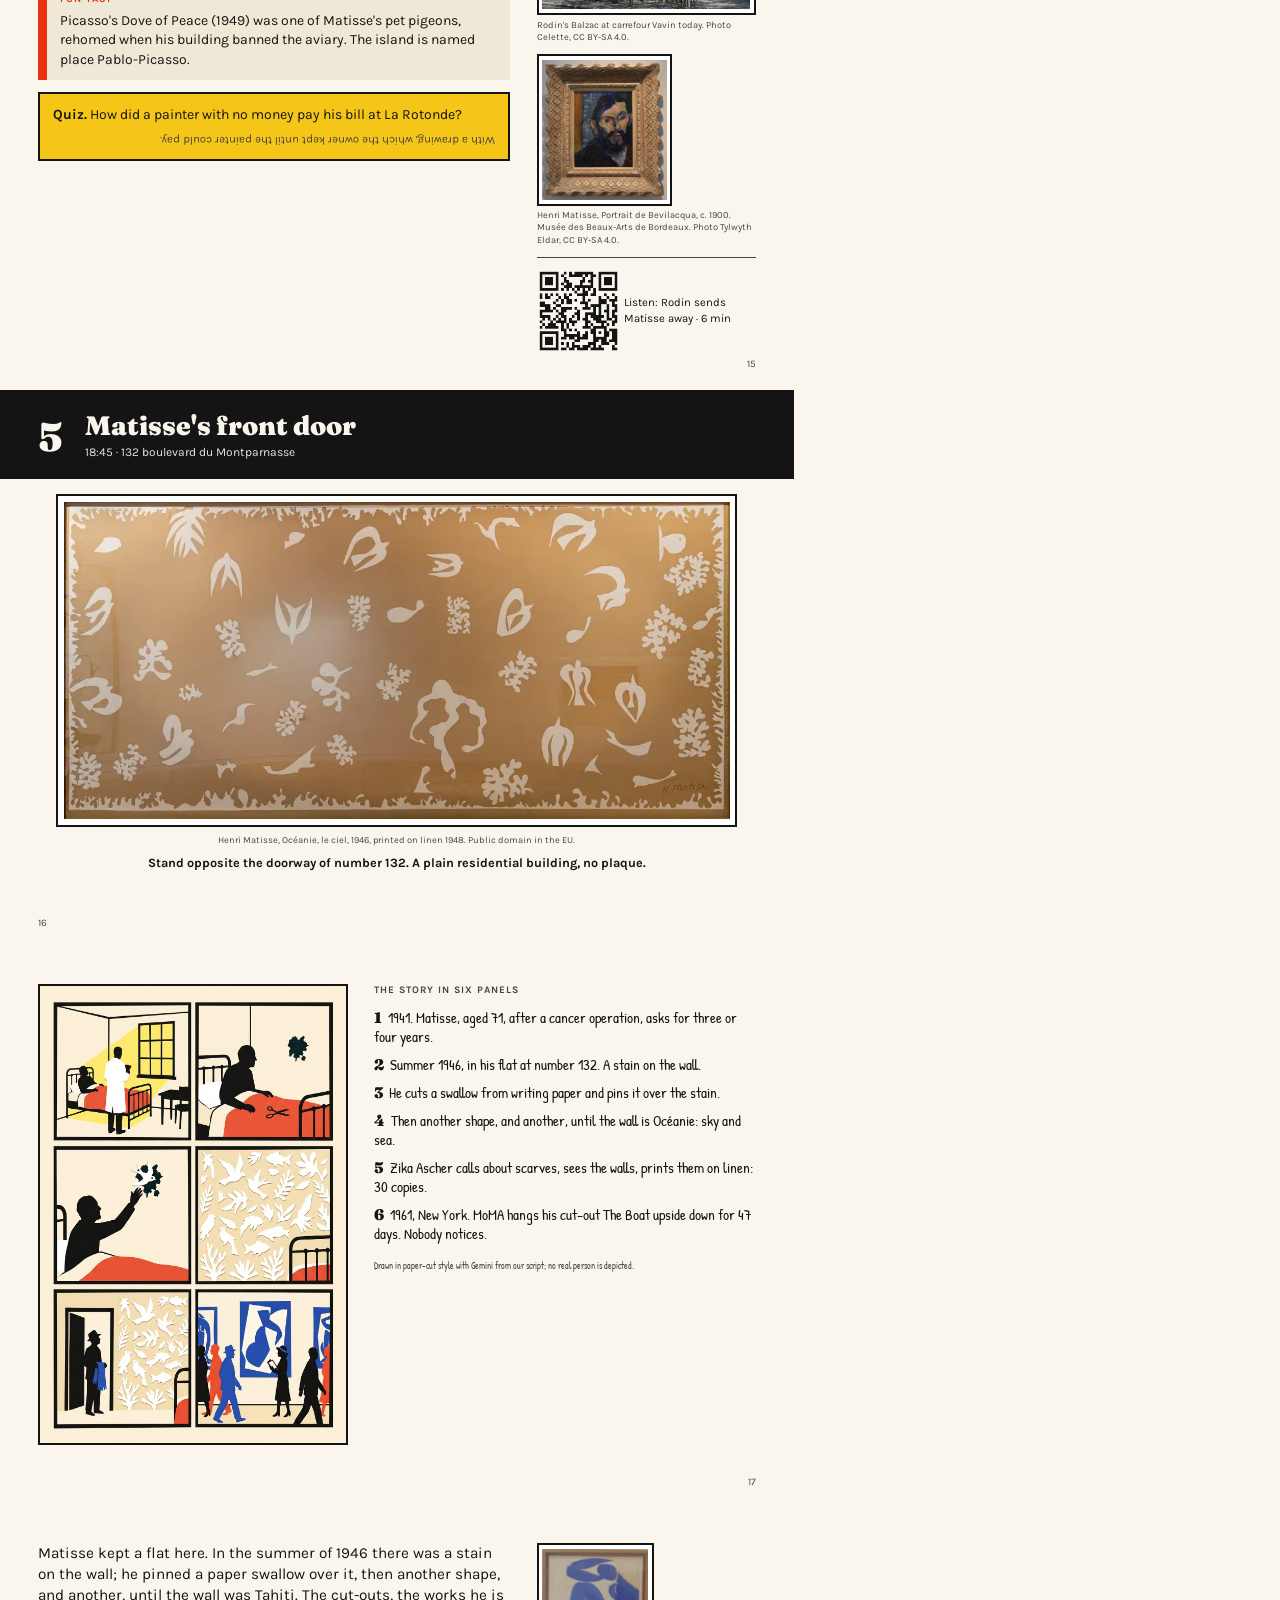
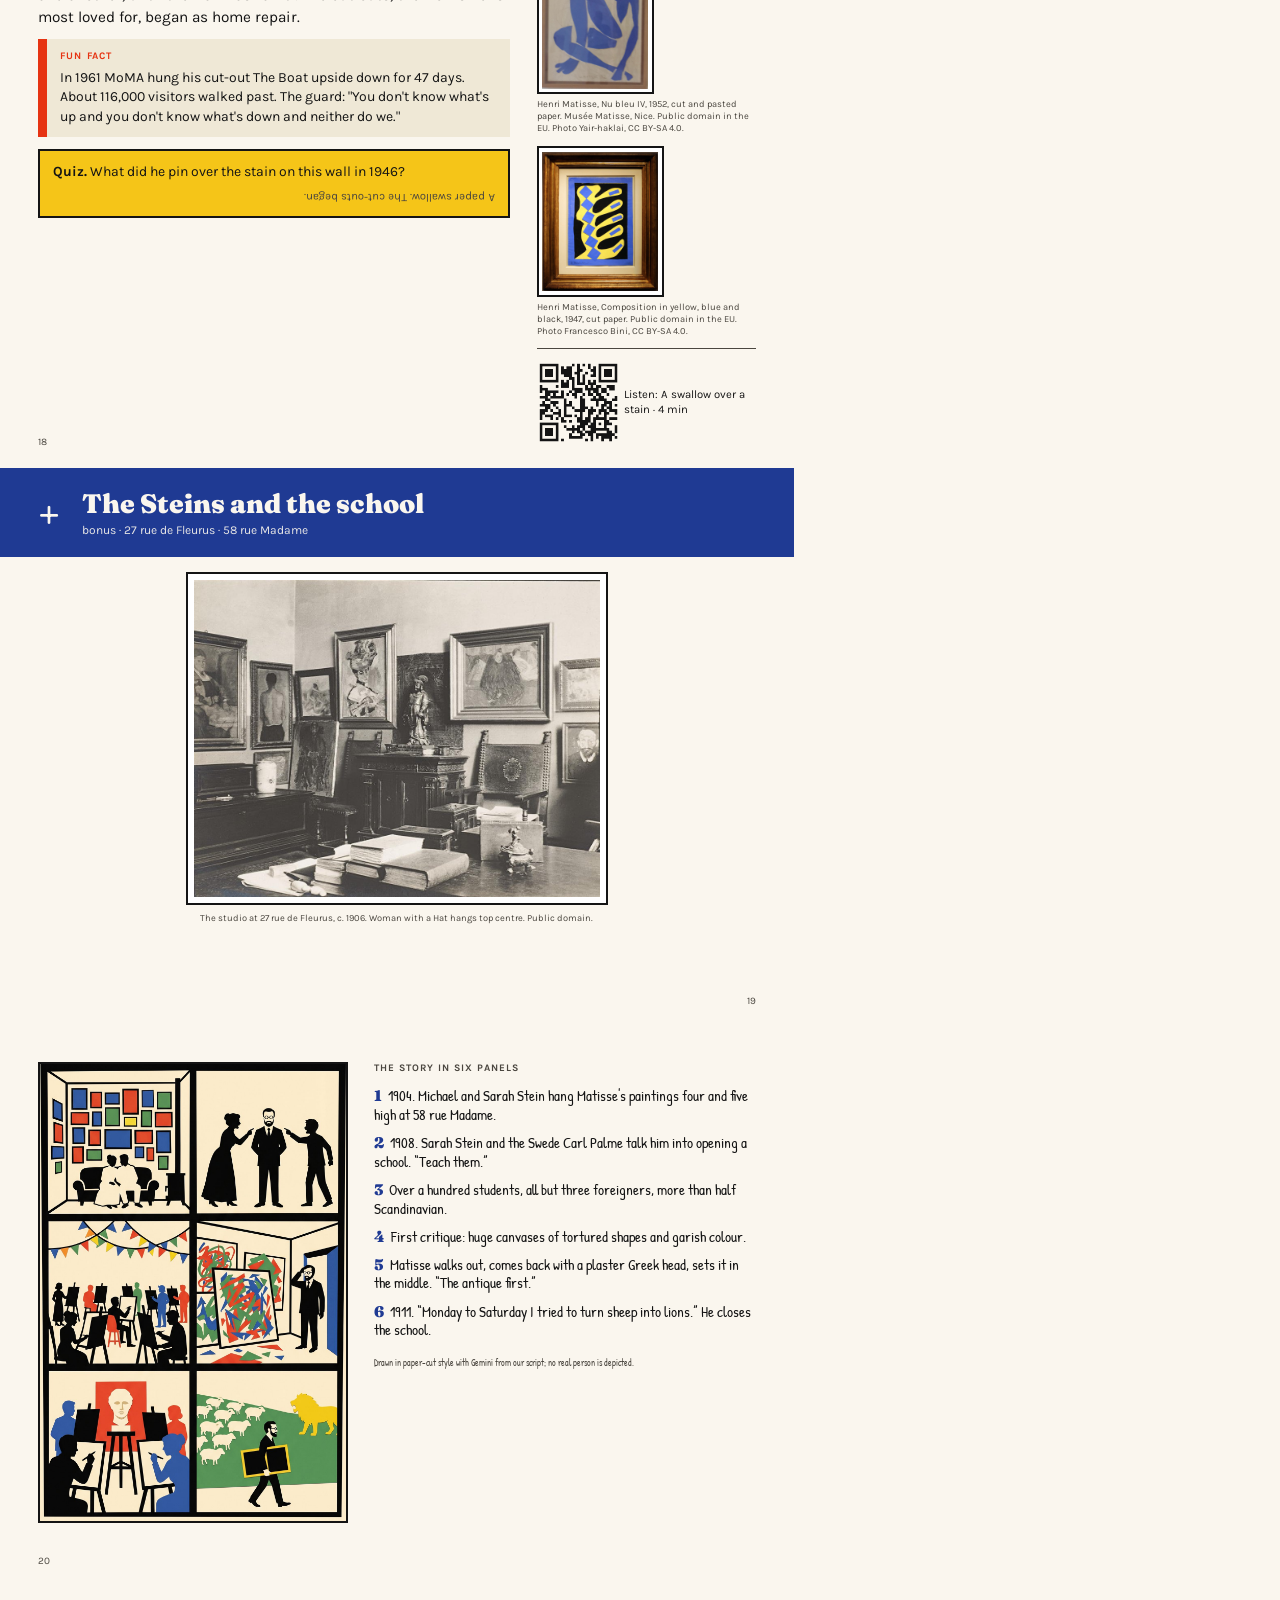
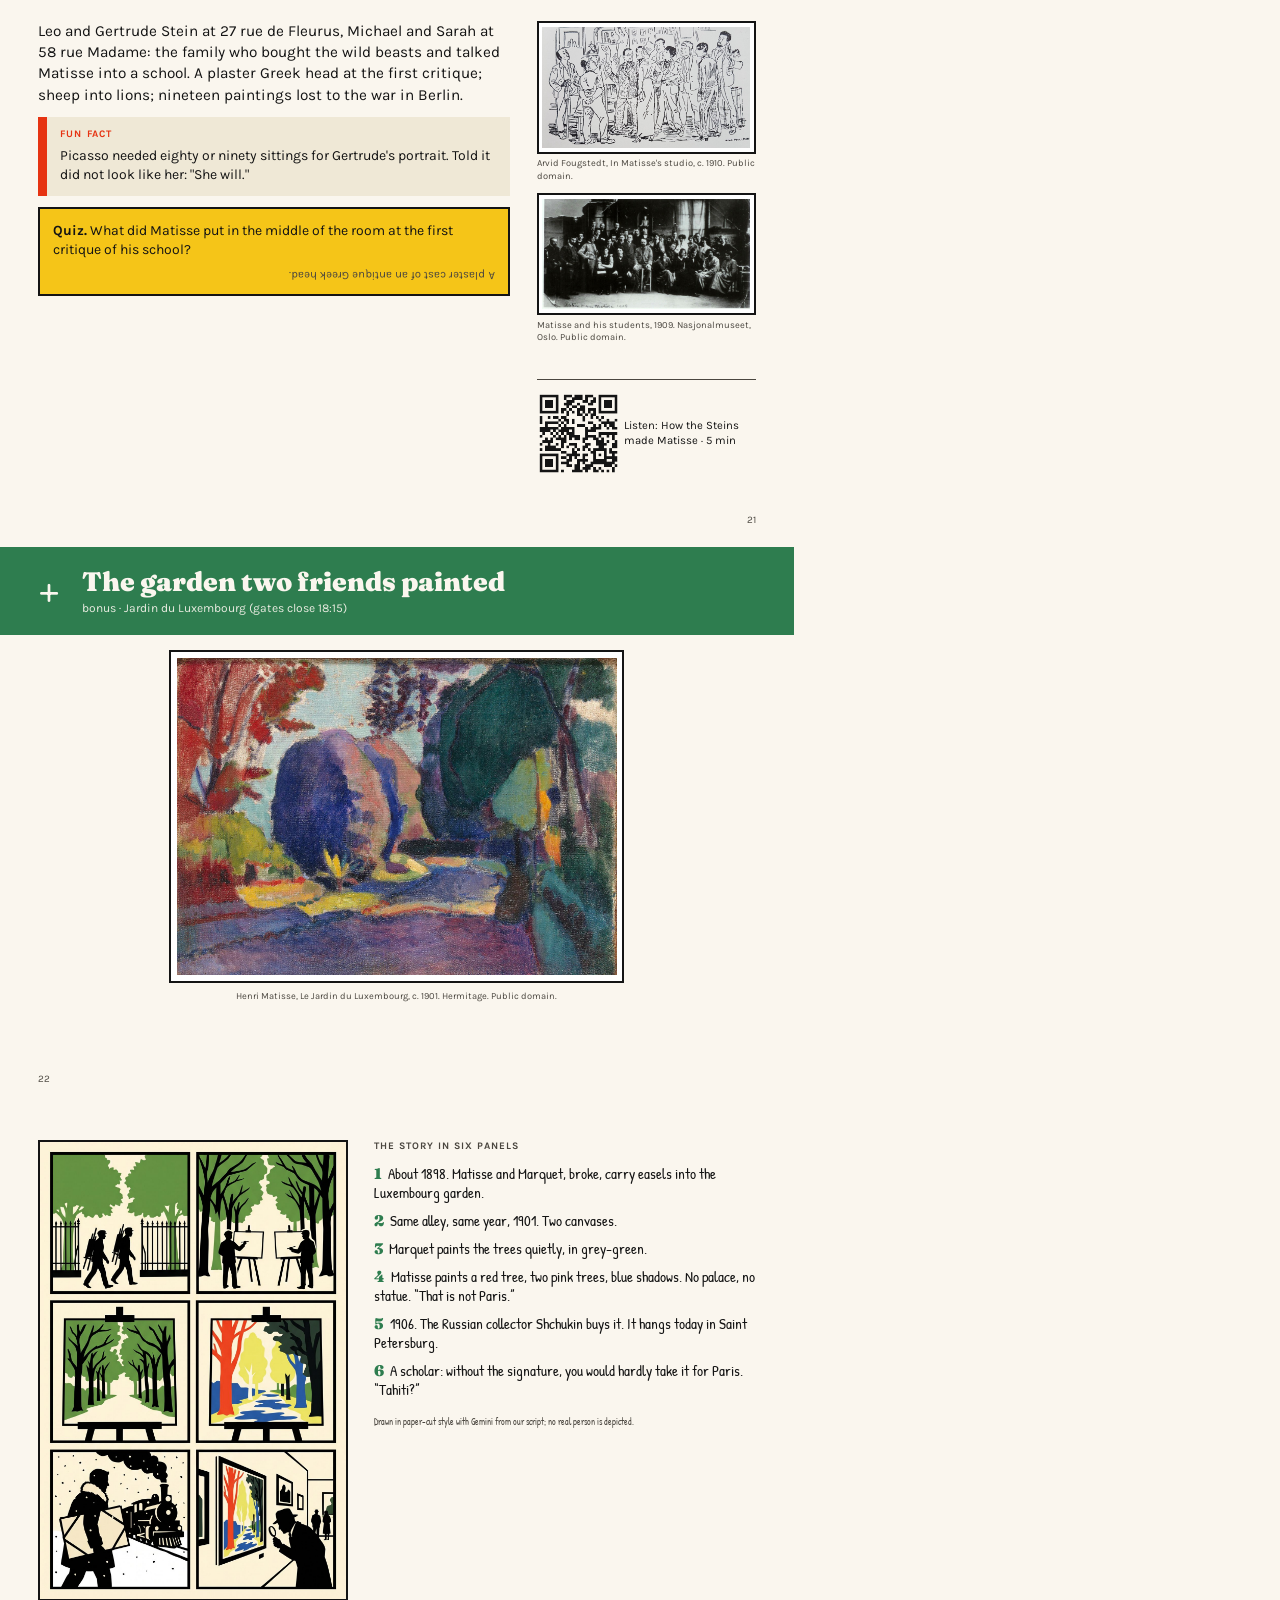
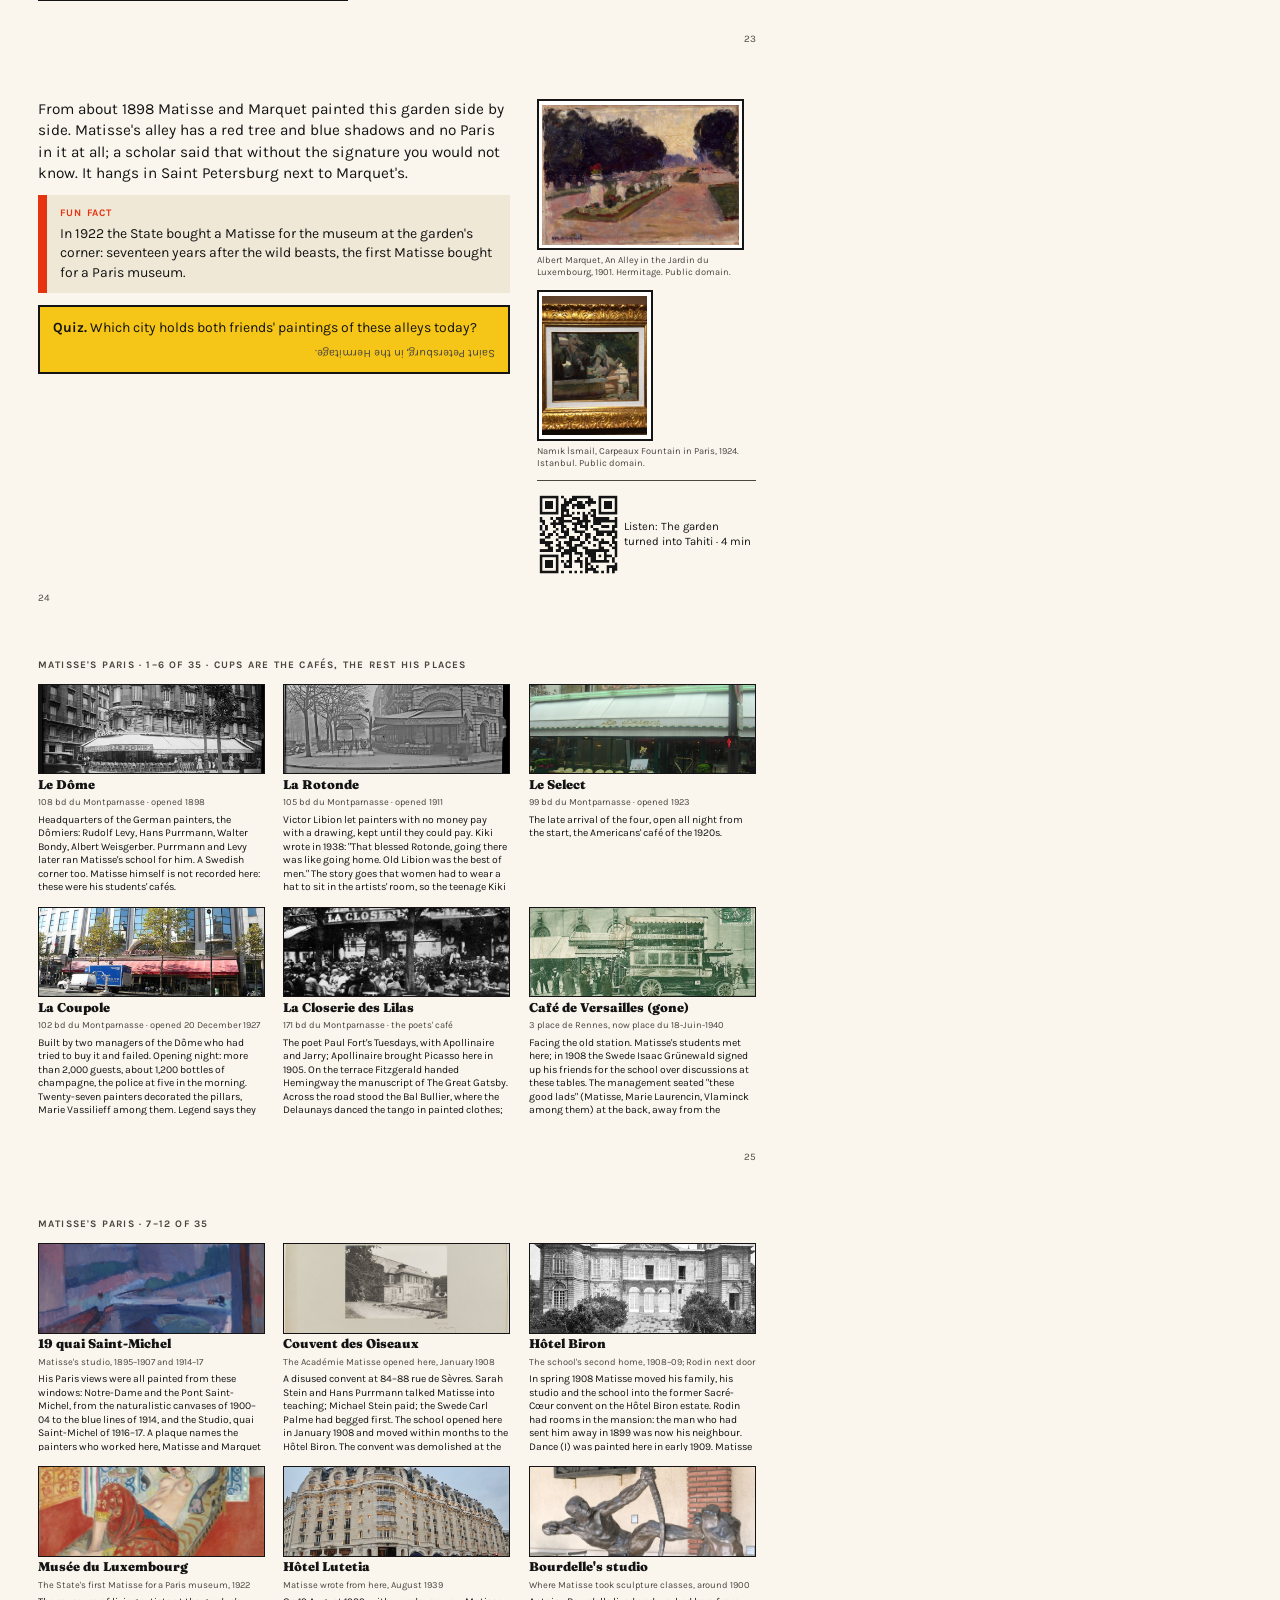
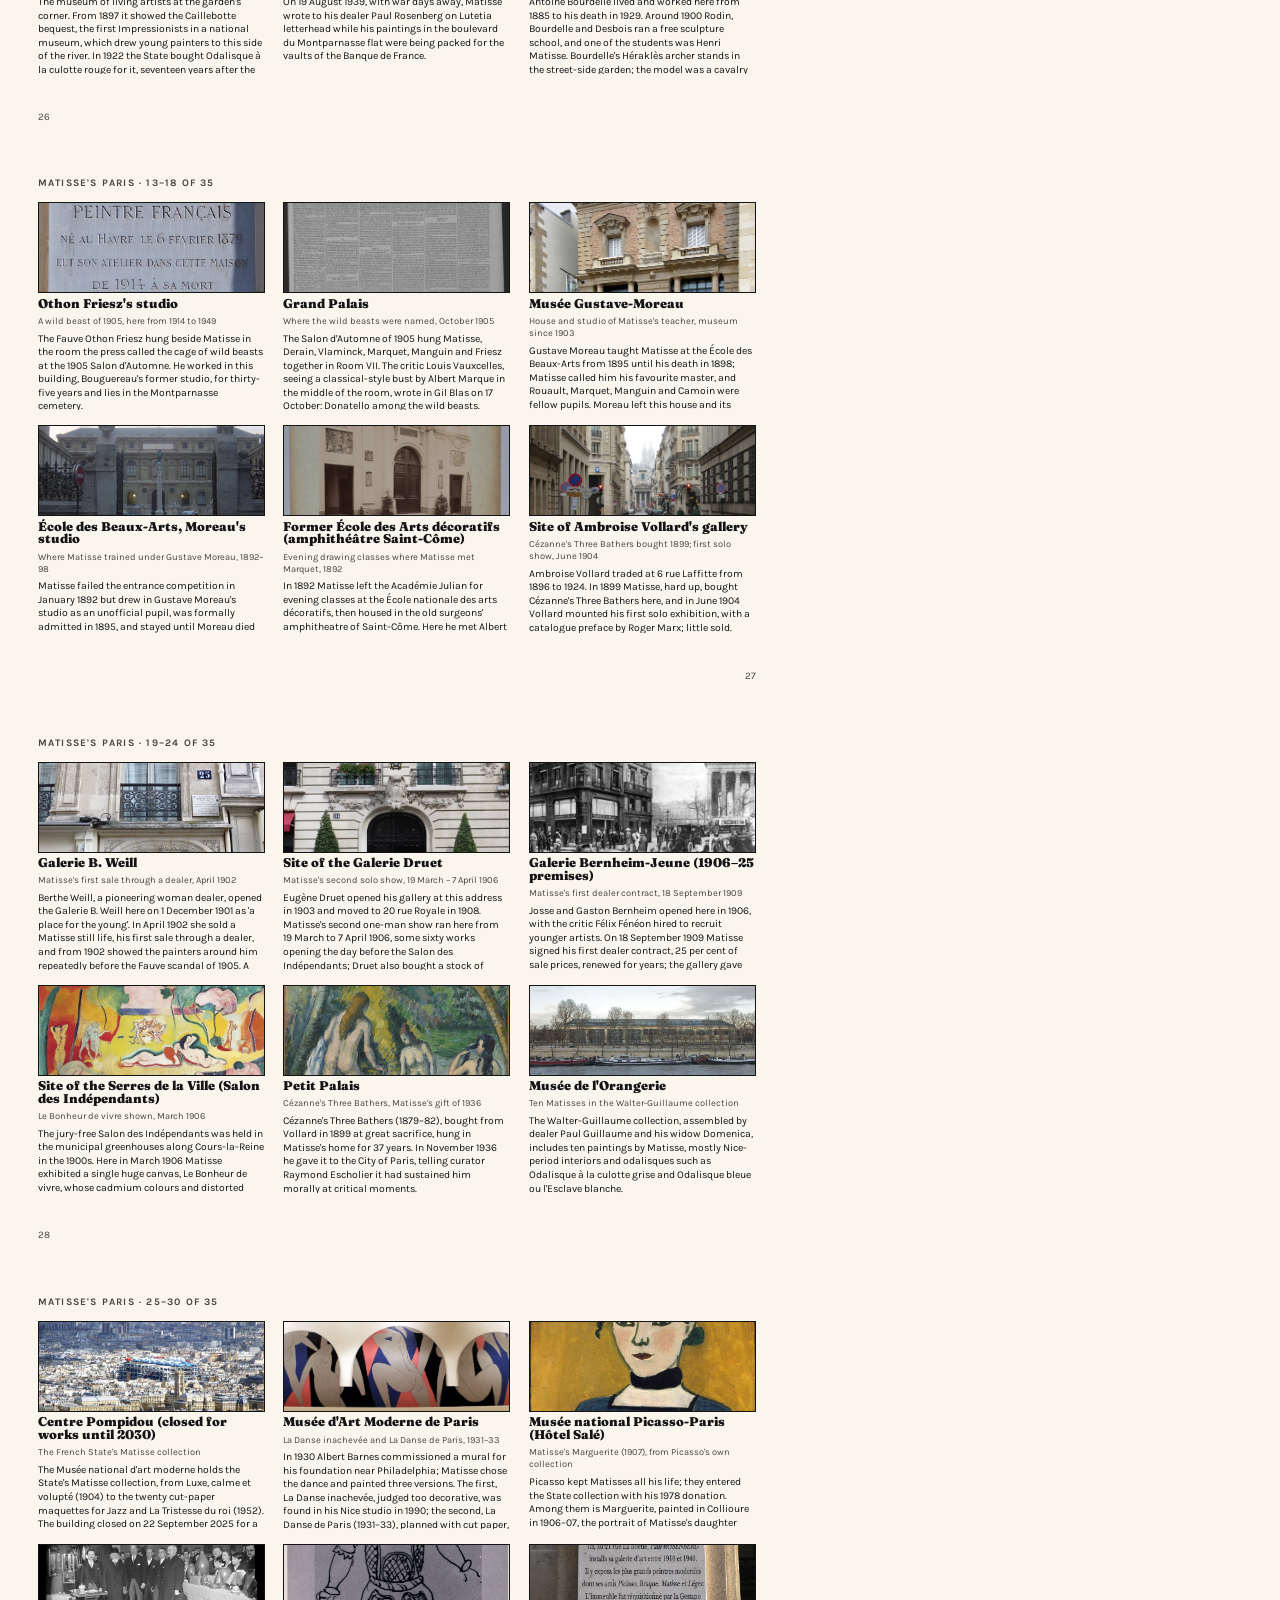
<file: print.html>
<!doctype html>
<html lang="en">
<head>
<meta charset="utf-8">
<meta name="viewport" content="width=device-width, initial-scale=1">
<link rel="icon" href="icons/favicon.svg" type="image/svg+xml">
<link rel="icon" href="icons/favicon-32.png" sizes="32x32" type="image/png">
<link rel="apple-touch-icon" href="icons/apple-touch-icon.png">
<link rel="manifest" href="manifest.webmanifest">
<title>Matisse's Montparnasse · booklet</title>
<link rel="stylesheet" href="https://fonts.googleapis.com/css2?family=Fraunces:opsz,wght@9..144,900&family=Karla:wght@400;700&family=Patrick+Hand&display=swap">
<script src="content.js"></script>
<style>
  /* A5 landscape booklet, built from the site's content. Cream paper, Jazz palette, square corners. */
  @page { size: A5 landscape; margin: 0; }
  :root { --paper: #FAF6EE; --paper-2: #EFE8D6; --ink: #141414; --soft: #4A463F; --cobalt: #1F3A93; --vermilion: #E63312; --lemon: #F5C518; --leaf: #2E7D4F;
          --display: "Fraunces", Georgia, serif; --body: "Karla", Arial, sans-serif; --hand: "Patrick Hand", cursive; }
  * { box-sizing: border-box; }
  html, body { margin: 0; background: var(--paper); color: var(--ink); font-family: var(--body); font-size: 10.5pt; line-height: 1.38; }
  .page { width: 210mm; height: 148mm; overflow: hidden; page-break-after: always; position: relative; padding: 9mm 10mm 8mm; background: var(--paper); }
  .page.band { padding-top: 0; }
  h1, h2, h3 { font-family: var(--display); font-weight: 900; line-height: 1; margin: 0; }
  p { margin: 0; }
  img { display: block; max-width: 100%; }
  .eyebrow { text-transform: uppercase; letter-spacing: .12em; font-size: 7.5pt; font-weight: 700; color: var(--soft); }
  .credit { font-size: 7pt; color: var(--soft); line-height: 1.3; }
  .folio { position: absolute; bottom: 5mm; right: 10mm; font-size: 7.5pt; color: var(--soft); }
  .folio.l { right: auto; left: 10mm; }

  /* cover */
  .cover { display: grid; grid-template-columns: 1fr 1fr; align-items: center; gap: 8mm; }
  .cover h1 { font-size: 34pt; }
  .cover .lede { font-size: 11.5pt; max-width: 36ch; margin-top: 4mm; }
  .cutout { width: 80mm; }

  /* chapter opener: colour band + anchor picture */
  .chapter { display: grid; grid-template-rows: auto 1fr; gap: 4mm; }
  .cband { background: var(--accent, var(--cobalt)); color: var(--accent-ink, #FAF6EE); margin: 0 -10mm; padding: 6mm 10mm 5mm; display: grid; grid-template-columns: auto 1fr; gap: 6mm; align-items: center; }
  .cband .num { font-family: var(--display); font-weight: 900; font-size: 30pt; line-height: .9; }
  .cband h2 { font-size: 20pt; }
  .cband .meta { font-size: 9pt; opacity: .92; margin-top: 1mm; }
  .anchor { display: grid; grid-template-columns: 1fr; justify-items: center; align-content: start; gap: 2mm; min-height: 0; }
  .anchor img { max-height: 88mm; max-width: 100%; border: 1.5pt solid var(--ink); background: #fff; padding: 1.5mm; }
  .anchor .credit { text-align: center; max-width: 150mm; }
  .stand { font-weight: 700; font-size: 9.5pt; text-align: center; max-width: 150mm; }

  /* the strip page: page image left, captions right */
  .strip { display: grid; grid-template-columns: 82mm 1fr; gap: 7mm; height: 122mm; }
  .strip img { height: 122mm; width: auto; border: 1.5pt solid var(--ink); }
  .caps { display: grid; grid-template-rows: repeat(6, auto); gap: 2.5mm; align-content: start; font-family: var(--hand); font-size: 11.5pt; line-height: 1.22; }
  .caps div b { font-family: var(--display); font-weight: 900; margin-right: 1.5mm; color: var(--accent, var(--cobalt)); }
  .caps .h { font-family: var(--body); font-size: 7.5pt; color: var(--soft); text-transform: uppercase; letter-spacing: .1em; font-weight: 700; margin-bottom: 1mm; }

  /* story page */
  .story { display: grid; grid-template-columns: 1fr 58mm; gap: 7mm; height: 120mm; }
  .story .text { font-size: 10.5pt; display: grid; gap: 3mm; align-content: start; }
  .story .text .lead { font-size: 11.5pt; }
  .fact { border-left: 2.5mm solid var(--vermilion); background: var(--paper-2); padding: 3mm 3.5mm; display: grid; gap: 1mm; }
  .fact .eyebrow { color: var(--vermilion); }
  .quiz { border: 1.5pt solid var(--ink); background: var(--lemon); color: #141414; padding: 3mm 3.5mm; display: grid; gap: 2mm; }
  .quiz .a { transform: rotate(180deg); font-size: 8.5pt; color: #4A463F; }
  .side { display: flex; flex-direction: column; gap: 3mm; height: 100%; min-height: 0; }
  .side > div { display: grid; gap: 1mm; justify-items: start; }
  .side img.more { max-height: 52mm; width: auto; max-width: 100%; height: auto; align-self: flex-start; object-fit: contain; }
  .side.pair img.more { max-height: 40mm; }
  .side .qr { margin-top: auto; width: 100%; }
  .side img.more { border: 1.5pt solid var(--ink); background: #fff; padding: 1mm; }
  .qr { display: grid; grid-template-columns: 22mm 1fr; gap: 3mm; align-items: center; border-top: 1pt solid var(--soft); padding-top: 3mm; }
  .qr img { width: 22mm; }
  .qr p { font-size: 8.5pt; }

  /* Matisse's Paris */
  .places { display: grid; grid-template-columns: repeat(3, 1fr); grid-template-rows: 1fr 1fr; gap: 4mm 5mm; height: 114mm; }
  .place { display: grid; grid-template-rows: auto auto auto 1fr; gap: 1.2mm; font-size: 7.8pt; line-height: 1.3; min-height: 0; overflow: hidden; }
  .place p:last-child { overflow: hidden; }
  .place img { height: 24mm; width: 100%; object-fit: cover; border: 1pt solid var(--ink); }
  .place h3 { font-size: 9.5pt; }
  .place .sub { font-size: 7pt; color: var(--soft); }
  .place.noimg .ph { height: 24mm; border: 1pt solid var(--ink); background: var(--paper-2); display: grid; place-items: center; font-family: var(--display); color: var(--soft); }
  .cups, .stars { font-size: 8pt; color: var(--soft); }

  /* lists */
  .two { display: grid; grid-template-columns: 1fr 1fr; gap: 6mm; height: 122mm; align-content: start; }
  .qa { display: grid; gap: 2.5mm; }
  .qa div { border-bottom: 1pt solid var(--paper-2); padding-bottom: 2mm; }
  .qa .q { font-weight: 700; }
  .qa .ans { color: var(--soft); }
  .credits { columns: 3; column-gap: 5mm; font-size: 6.8pt; line-height: 1.3; height: 100mm; overflow: hidden; }
  .credits div { break-inside: avoid; margin-bottom: 1.5mm; }
  .map img { width: 100%; height: 118mm; object-fit: contain; border: 1.5pt solid var(--ink); }
  .toc { display: grid; gap: 2mm; font-size: 10pt; }
  .toc div { display: grid; grid-template-columns: 10mm 1fr auto; gap: 3mm; }
  .toc b { font-family: var(--display); font-weight: 900; color: var(--cobalt); }
</style>
</head>
<body>
<div id="book"></div>
<script>
(function () {
  const W = window.WALK; const book = document.getElementById('book'); let folio = 0;
  const esc = s => String(s).replace(/&/g, '&amp;').replace(/</g, '&lt;');
  // shorten at a sentence end so a card never stops mid-sentence
  const short = (t, max) => { if (t.length <= max) return t; const cut = t.slice(0, max); const i = Math.max(cut.lastIndexOf('. '), cut.lastIndexOf('; ')); return i > 80 ? cut.slice(0, i + 1) : cut.slice(0, cut.lastIndexOf(' ')) + '…'; };
  function page(html, cls, style) { folio++; const d = document.createElement('section'); d.className = 'page ' + (cls || ''); if (style) d.setAttribute('style', style); d.innerHTML = html + `<div class="folio${folio % 2 ? '' : ' l'}">${folio}</div>`; book.appendChild(d); }

  // 1 cover
  page(`<div class="cover">
    <div><svg class="cutout" viewBox="0 0 200 120"><path fill="#F5C518" d="M18 70c20-40 60-55 95-40-25 10-35 30-25 55-30 5-60-5-70-15z"/><path fill="#E63312" d="M120 20c30-10 60 10 62 40-20-10-40-5-50 15-10-20-15-40-12-55z"/><path fill="#2E7D4F" d="M60 95c15-8 35-6 50 6-15 6-35 8-50-6z"/><path fill="#141414" d="M150 62c-6-6-14-9-22-7 7 3 11 8 12 15-9-2-17 1-22 7 9 1 17 5 22 12 2-7 7-13 14-16-6-1-10-5-13-11 4 0 7 0 9 0z"/></svg></div>
    <div><p class="eyebrow">${esc(W.date)} · Paris</p><h1>Matisse's<br>Montparnasse</h1><p class="lede">A walk through the Paris of Henri Matisse and his friends: five stops, five stories, the cafés, and the city beyond. A souvenir of the MATISSE project meeting in Paris. Original idea, concept, direction and validation: Andrey Sadovykh.</p></div></div>`, 'cover-page');
  // 2 contents + map
  const tocRows = W.stations.map(s => `<div><b>${s.n === 0 ? '·' : s.n}</b><span>${esc(s.title)}</span><span class="credit">${esc(s.place)}</span></div>`).join('');
  page(`<div class="two"><div><p class="eyebrow">Contents</p><h2 style="font-size:16pt;margin:2mm 0 4mm">The walk</h2><div class="toc">${tocRows}<div><b>·</b><span>Matisse's Paris: thirty-five places</span><span></span></div><div><b>·</b><span>The dinner quiz · Credits</span><span></span></div></div>
    <div class="qr" style="margin-top:8mm"><img src="booklet/qr/site.png" alt=""><p>The walk on your phone, with the map and the audio episodes: matisse-walk.github.io</p></div></div>
    <div class="map"><img src="map/route-long.png" alt=""><p class="credit">The short walk in red (3.3 km, 1h30) and the long detour to the Steins' streets in cobalt (4.4 km). Map data © OpenStreetMap contributors.</p></div></div>`);
  // 3 Matisse in sixty seconds
  const intro = W.stations[0];
  page(`<div class="two"><div><p class="eyebrow">Before the first step</p><h2 style="font-size:18pt;margin:2mm 0 4mm">Matisse in sixty seconds</h2>
    <p style="font-size:9.6pt">Henri Matisse (1869–1954) came late to painting. He was a lawyer's clerk in northern France when, about twenty and in bed after appendicitis, his mother gave him a box of paints; he said later he felt "transported into a sort of paradise". He failed the Beaux-Arts entrance exam, got into Gustave Moreau's studio, and lived poor for years by the Seine. In 1905 he and his friends showed paintings in colours so violent that a critic called them <em>fauves</em>, wild beasts; American collectors in Montparnasse, the Steins, bought them when almost nobody else would. He opened a school in 1908 and closed it in 1911 to paint. From 1917 he lived mostly in Nice, for the light.</p>
    <p style="font-size:9.6pt;margin-top:2.5mm">In January 1941, aged 71, a cancer operation left him often in bed. He asked the surgeon for three or four years; he got thirteen, and spent them cutting painted paper with scissors: the cut-outs, a new art. "Drawing with scissors," he wrote in <em>Jazz</em> in 1947. He died in Nice on 3 November 1954.</p>
    <div class="fact" style="margin-top:3mm;font-size:9pt"><span class="eyebrow">He looked nothing like a rebel</span><p>Gold-rimmed spectacles, a neat trimmed beard, conservative clothes. A writer said you would take him for a professor, a doctor or a scientist.</p></div></div>
    <div class="side"><div><img class="more" src="art/matisse-self-portrait-1906.jpg" alt="" style="max-height:62mm"><p class="credit">Henri Matisse, Self-portrait in a striped T-shirt, 1906. SMK Copenhagen. Public domain.</p></div>
    <div class="qr"><img src="booklet/qr/intro.png" alt=""><p>Listen: Who was Matisse? (5 min)</p></div></div></div>`);
  // chapters
  const qrFor = s => s.n === 0 ? 'intro' : (s.bonus ? s.id === 'steins' ? 'steins' : 'garden' : 'stop-' + s.n);
  W.stations.slice(1).forEach(s => {
    const st = `--accent:${s.accent};--accent-ink:${s.accentInk}`;
    page(`<div class="chapter"><div class="cband"><div class="num">${s.n <= 5 ? s.n : '+'}</div><div><h2>${esc(s.title)}</h2><p class="meta">${esc([s.time, s.place].filter(Boolean).join(' · '))}</p></div></div>
      <div class="anchor"><img src="${s.then.src}" alt=""><p class="credit">${esc(s.then.credit)}</p>${s.stand ? `<p class="stand">${esc(s.stand)}</p>` : ''}</div></div>`, 'band', st);
    page(`<div class="strip"><img src="${s.panels}" alt=""><div class="caps"><div class="h">The story in six panels</div>${s.captions.map((c, i) => `<div><b>${i + 1}</b>${esc(c)}</div>`).join('')}<p class="credit" style="margin-top:2mm">Drawn in paper-cut style with Gemini from our script; no real person is depicted.</p></div></div>`, '', st);
    const more = (s.more || []).slice(0, 2).map(m => `<div><img class="more" src="${m.src}" alt=""><p class="credit">${esc(m.credit)}</p></div>`).join('');
    page(`<div class="story"><div class="text"><p class="lead">${esc(s.story)}</p><div class="fact"><span class="eyebrow">Fun fact</span><p>${esc(s.fact)}</p></div><div class="quiz"><p><b>Quiz.</b> ${esc(s.quiz.q)}</p><p class="a">${esc(s.quiz.a)}</p></div></div>
      <div class="side${(s.more || []).length >= 2 ? ' pair' : ''}">${more}<div class="qr"><img src="booklet/qr/${qrFor(s)}.png" alt=""><p>Listen: ${esc(s.audioLabel)}</p></div></div></div>`, '', st);
  });
  // Matisse's Paris
  const pois = W.pois.slice(); const per = 6;
  for (let i = 0; i < pois.length; i += per) {
    const chunk = pois.slice(i, i + per);
    page(`<p class="eyebrow">Matisse's Paris · ${i + 1}–${Math.min(i + per, pois.length)} of ${pois.length}${i === 0 ? ' · cups are the cafés, the rest his places' : ''}</p>
      <div class="places" style="margin-top:3mm">${chunk.map(c => `<div class="place${c.img ? '' : ' noimg'}">${c.img ? `<img src="${c.img}" alt="">` : '<div class="ph">no picture</div>'}<h3>${esc(c.name)}</h3><p class="sub">${esc(c.sub)}</p><p>${esc(short(c.text, 330))}</p></div>`).join('')}</div>`);
  }
  // dinner quiz + scissors
  page(`<div class="two"><div><p class="eyebrow">At dinner</p><h2 style="font-size:16pt;margin:2mm 0 4mm">The quiz, by table</h2><div class="qa">${W.dinner.map((d, i) => `<div><p class="q">${i + 1} · ${esc(d.q)}</p><p class="ans">${esc(d.a)}</p></div>`).join('')}</div></div>
    <div><p class="eyebrow">An idea for another evening</p><h2 style="font-size:16pt;margin:2mm 0 4mm">Draw with scissors</h2><p style="font-family:var(--hand);font-size:12pt;line-height:1.3">Coloured paper on every table, ten minutes, one cut-out per table, no pencils. Vote by applause. Pin the winner on the wall, over a stain if you can find one.</p>
    <div class="qr" style="margin-top:8mm"><img src="booklet/qr/dinner.png" alt=""><p>The quiz on the phone, answers unlocked by the five stickers.</p></div></div></div>`);
  // credits
  fetch('art/credits.json').then(r => r.json()).then(j => {
    const all = (j.saved || j).map(c => `<div><b>${esc(c.title || c.slug)}</b> — ${esc(c.artist || c.photographer_or_uploader_credit || '')}${c.date ? ', ' + esc(c.date) : ''}${c.collection ? '. ' + esc(c.collection) : ''}. ${esc(c.licence || '')}</div>`);
    const per = 24; const pages = Math.ceil(all.length / per);
    for (let k = 0; k < pages; k++) {
      const last = k === pages - 1;
      page(`<p class="eyebrow">Credits · ${k + 1} of ${pages}</p>${k === 0 ? '<h2 style="font-size:14pt;margin:2mm 0 3mm">Pictures, sources, thanks</h2>' : '<div style="height:4mm"></div>'}<div class="credits">${all.slice(k * per, (k + 1) * per).join('')}</div>
        ${last ? `<p class="credit" style="margin-top:4mm;max-width:170mm">Original idea and concept, product design and direction, content validation, guide of the walk: Andrey Sadovykh. Research, texts, code and briefs written with Claude (Anthropic) under his direction; texts CC BY 4.0. Audio episodes generated with NotebookLM from fact-checked notes; the notes are the reference, not the recordings. Comic pages drawn with Gemini in paper-cut style from our script; no real person is depicted. Map data © OpenStreetMap contributors (ODbL), tiles by OpenFreeMap. Research sources are listed in the project's notes and in art/credits.json on the site.</p>` : ''}`);
    }
    document.body.dataset.ready = '1';
  });
})();
</script>
</body>
</html>
</file>
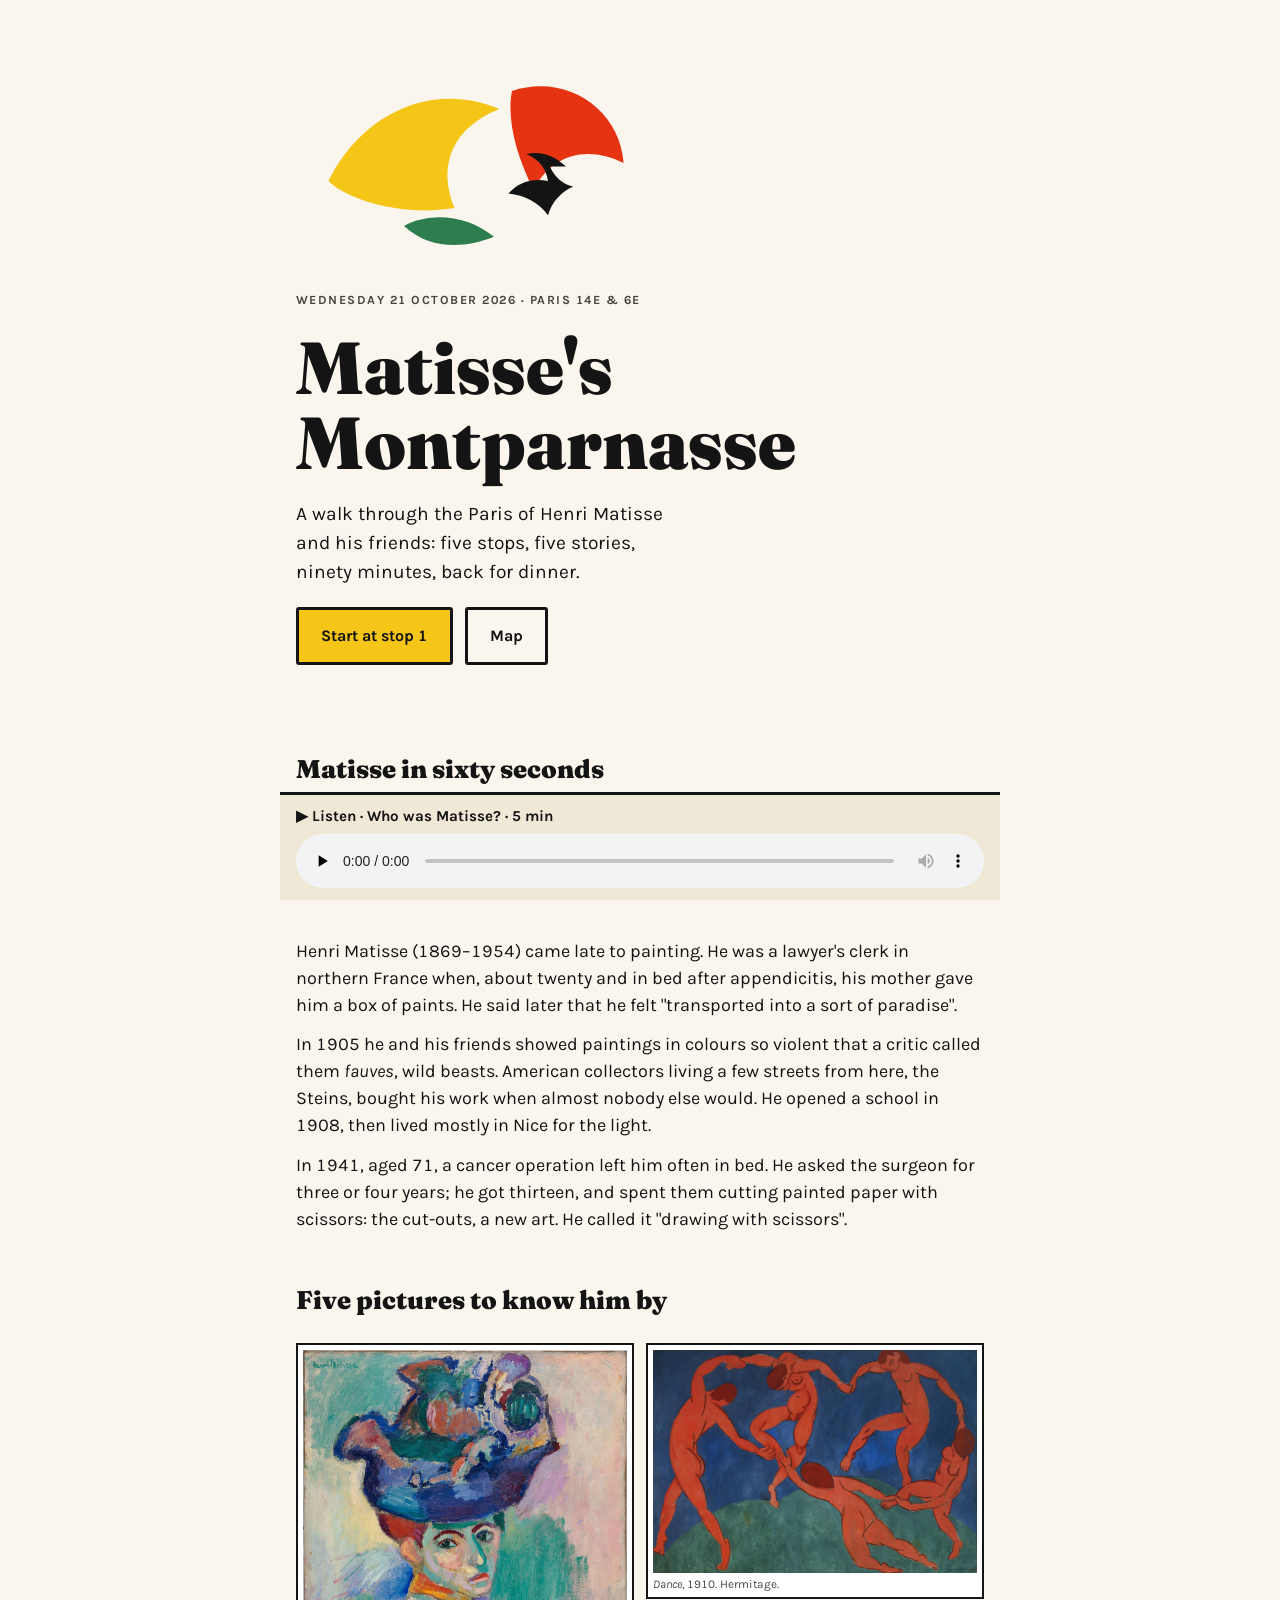
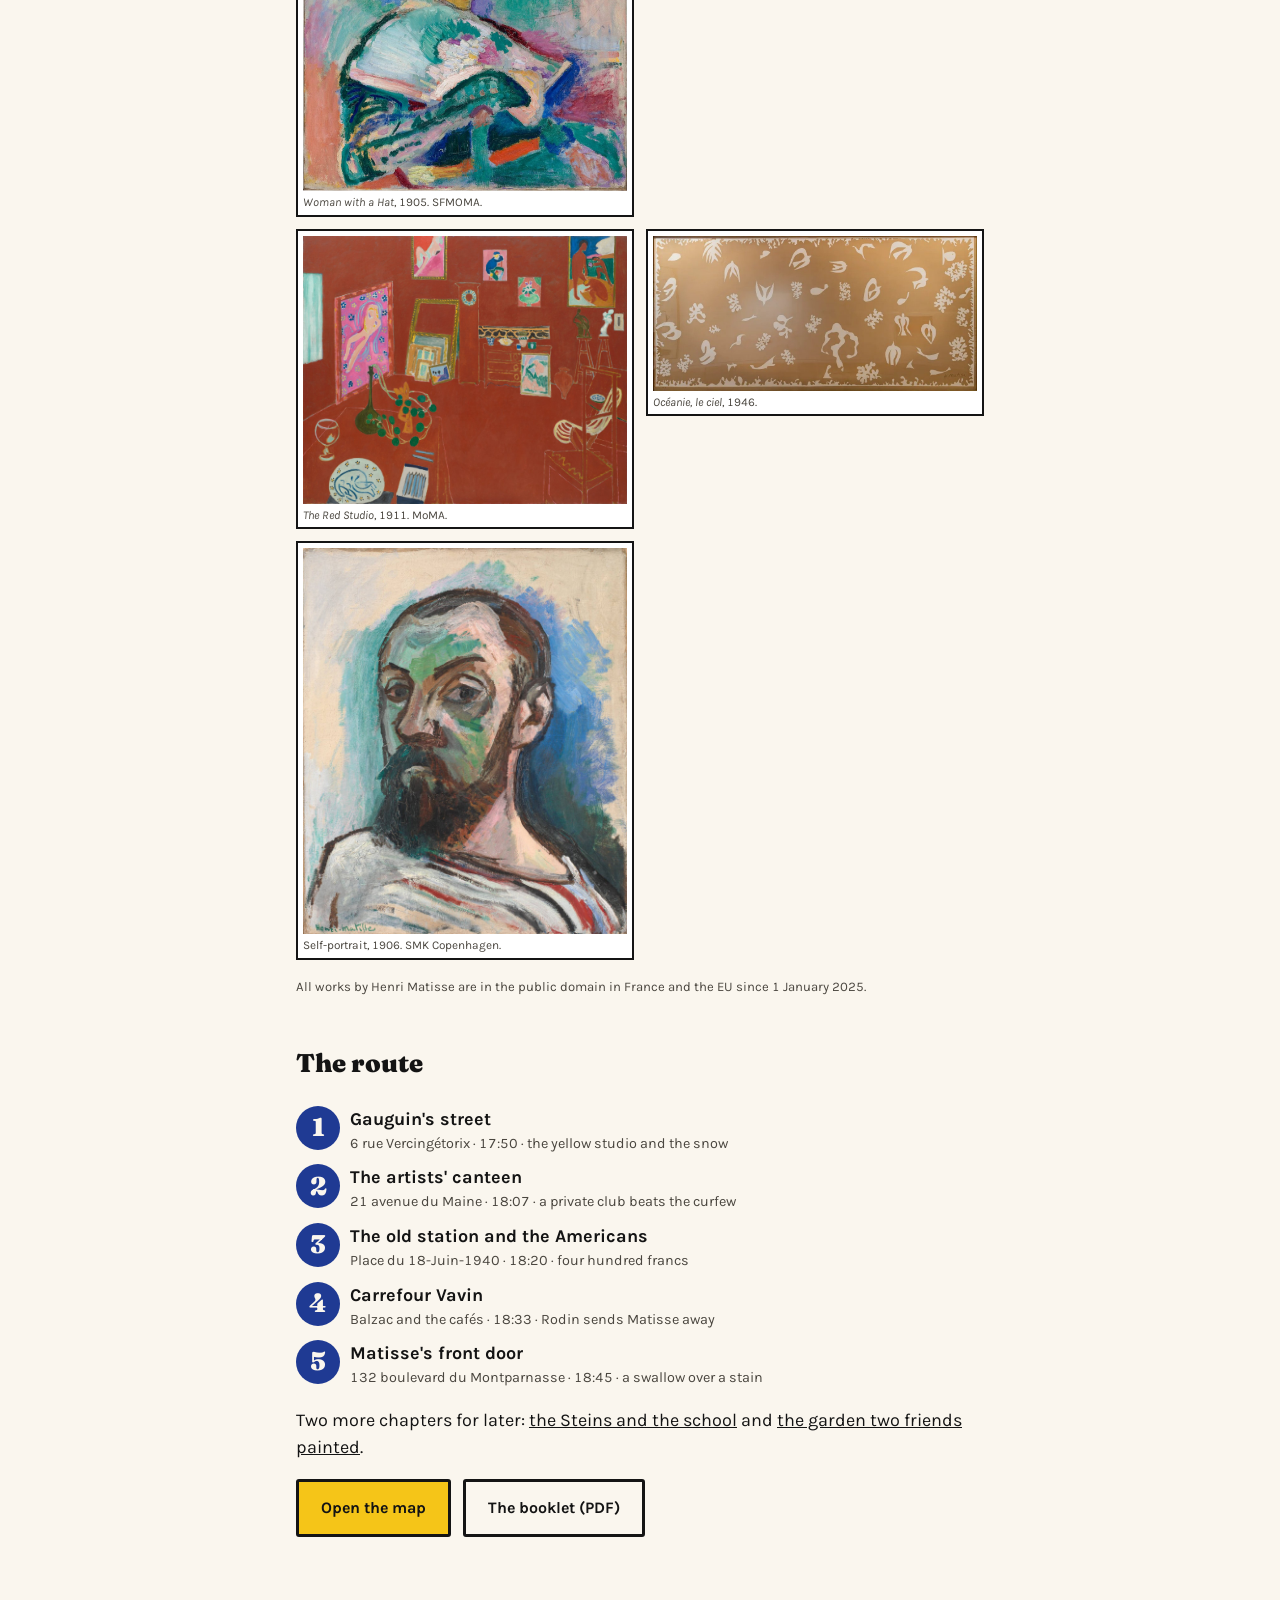
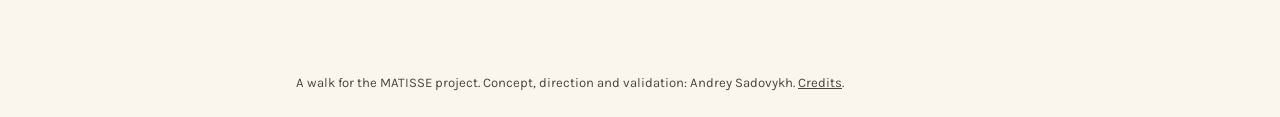
<file: reading.html>
<!doctype html>
<html lang="en">
<head>
<meta charset="utf-8">
<meta name="viewport" content="width=device-width, initial-scale=1, viewport-fit=cover">
<link rel="icon" href="icons/favicon.svg" type="image/svg+xml">
<link rel="icon" href="icons/favicon-32.png" sizes="32x32" type="image/png">
<link rel="apple-touch-icon" href="icons/apple-touch-icon.png">
<link rel="manifest" href="manifest.webmanifest">
<title>Reading version</title>
<meta name="description" content="A walk through the Paris of Henri Matisse and his friends. Montparnasse, 21 October 2026.">
<link rel="preconnect" href="https://fonts.googleapis.com">
<link rel="preconnect" href="https://fonts.gstatic.com" crossorigin>
<link rel="stylesheet" href="https://fonts.googleapis.com/css2?family=Fraunces:opsz,wght@9..144,900&family=Karla:wght@400;700&family=Patrick+Hand&display=swap">
<link rel="stylesheet" href="style.css">
<script src="lightbox.js" defer></script>
<style>:root { --accent: #1F3A93; } .icons { display: grid; grid-template-columns: 1fr; gap: 12px; align-items: start; } @media (min-width: 600px) { .icons { grid-template-columns: 1fr 1fr; } } .icons figure { margin: 0; background: var(--mat); border: 2px solid #141414; padding: 5px; display: grid; gap: 4px; } .icons figcaption { font-size: .74rem; color: #4A463F; line-height: 1.25; } .stops { display: grid; gap: 10px; padding: 0; margin: 0; list-style: none; } .stops li { display: grid; grid-template-columns: 44px 1fr; gap: 10px; align-items: start; } .stops .n { font-family: var(--display); font-weight: 900; font-size: 1.6rem; line-height: 1; color: var(--accent-ink); background: var(--cobalt); width: 44px; height: 44px; display: grid; place-items: center; border-radius: 50%; } .stops a { font-weight: 700; text-decoration: none; } .stops small { display: block; color: var(--ink-soft); font-size: .9rem; }</style>
</head>
<body>
<main class="cover">
  <svg class="cutout" viewBox="0 0 200 120" aria-hidden="true">
    <path fill="#F5C518" d="M18 70c20-40 60-55 95-40-25 10-35 30-25 55-30 5-60-5-70-15z"/>
    <path fill="#E63312" d="M120 20c30-10 60 10 62 40-20-10-40-5-50 15-10-20-15-40-12-55z"/>
    <path fill="#2E7D4F" d="M60 95c15-8 35-6 50 6-15 6-35 8-50-6z"/>
    <path fill="#141414" d="M150 62c-6-6-14-9-22-7 7 3 11 8 12 15-9-2-17 1-22 7 9 1 17 5 22 12 2-7 7-13 14-16-6-1-10-5-13-11 4 0 7 0 9 0z"/>
  </svg>
  <p class="eyebrow">Wednesday 21 October 2026 · Paris 14e &amp; 6e</p>
  <h1>Matisse's<br>Montparnasse</h1>
  <p class="lede">A walk through the Paris of Henri Matisse and his friends: five stops, five stories, ninety minutes, back for dinner.</p>
  <div class="buttons">
    <a class="btn" href="stop-1.html">Start at stop 1</a>
    <a class="btn alt" href="map.html">Map</a>
  </div>
</main>

<main class="wrap">
  <h2>Matisse in sixty seconds</h2>
  <div class="player">
    <p class="label">▶ Listen · Who was Matisse? · 5 min</p>
    <audio controls preload="none" src="audio/ep-00.mp3" id="ep00"></audio>
  </div>
  <section class="story">
    <p>Henri Matisse (1869–1954) came late to painting. He was a lawyer's clerk in northern France when, about twenty and in bed after appendicitis, his mother gave him a box of paints. He said later that he felt "transported into a sort of paradise".</p>
    <p>In 1905 he and his friends showed paintings in colours so violent that a critic called them <em>fauves</em>, wild beasts. American collectors living a few streets from here, the Steins, bought his work when almost nobody else would. He opened a school in 1908, then lived mostly in Nice for the light.</p>
    <p>In 1941, aged 71, a cancer operation left him often in bed. He asked the surgeon for three or four years; he got thirteen, and spent them cutting painted paper with scissors: the cut-outs, a new art. He called it "drawing with scissors".</p>
  </section>

  <h2>Five pictures to know him by</h2>
  <div class="icons">
    <figure><img src="art/woman-with-a-hat.jpg" alt="Woman with a Hat, 1905"><figcaption><em>Woman with a Hat</em>, 1905. SFMOMA.</figcaption></figure>
    <figure><img src="art/dance-1910.jpg" alt="Dance, 1910"><figcaption><em>Dance</em>, 1910. Hermitage.</figcaption></figure>
    <figure><img src="art/red-studio-1911.jpg" alt="The Red Studio, 1911"><figcaption><em>The Red Studio</em>, 1911. MoMA.</figcaption></figure>
    <figure><img src="art/matisse-oceanie-le-ciel-1946.jpg" alt="Océanie, le ciel, 1946"><figcaption><em>Océanie, le ciel</em>, 1946.</figcaption></figure>
    <figure><img src="art/matisse-self-portrait-1906.jpg" alt="Self-portrait, 1906"><figcaption>Self-portrait, 1906. SMK Copenhagen.</figcaption></figure>
  </div>
  <p class="credit">All works by Henri Matisse are in the public domain in France and the EU since 1 January 2025.</p>

  <h2>The route</h2>
  <ol class="stops">
    <li><span class="n">1</span><div><a href="stop-1.html">Gauguin's street</a><small>6 rue Vercingétorix · 17:50 · the yellow studio and the snow</small></div></li>
    <li><span class="n">2</span><div><a href="stop-2.html">The artists' canteen</a><small>21 avenue du Maine · 18:07 · a private club beats the curfew</small></div></li>
    <li><span class="n">3</span><div><a href="stop-3.html">The old station and the Americans</a><small>Place du 18-Juin-1940 · 18:20 · four hundred francs</small></div></li>
    <li><span class="n">4</span><div><a href="stop-4.html">Carrefour Vavin</a><small>Balzac and the cafés · 18:33 · Rodin sends Matisse away</small></div></li>
    <li><span class="n">5</span><div><a href="stop-5.html">Matisse's front door</a><small>132 boulevard du Montparnasse · 18:45 · a swallow over a stain</small></div></li>
  </ol>
  <p>Two more chapters for later: <a href="steins.html">the Steins and the school</a> and <a href="luxembourg.html">the garden two friends painted</a>.</p>
  <div class="buttons"><a class="btn" href="map.html">Open the map</a><a class="btn alt" href="booklet/matisse-montparnasse.pdf">The booklet (PDF)</a></div>
</main>
<footer>A walk for the MATISSE project. Concept, direction and validation: Andrey Sadovykh. <a href="credits.html">Credits</a>.</footer>
</body>
</html>
</file>
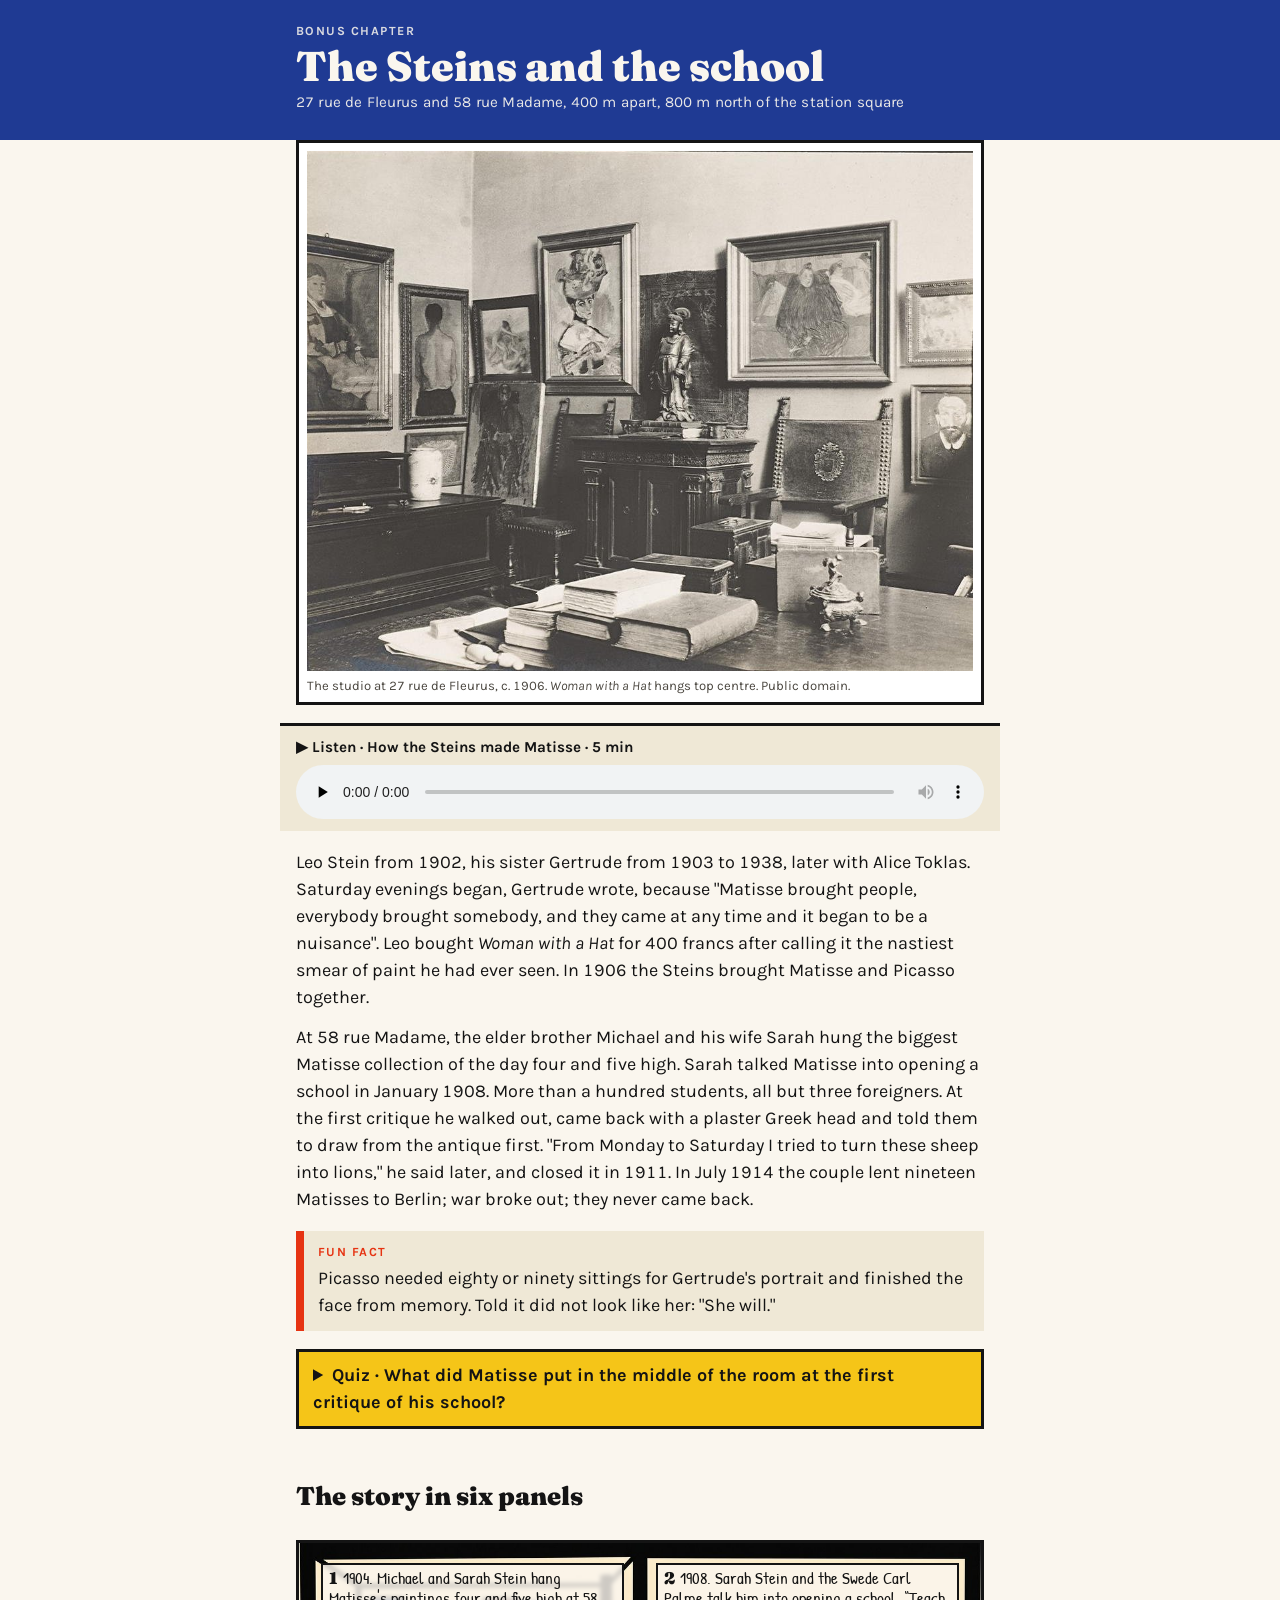
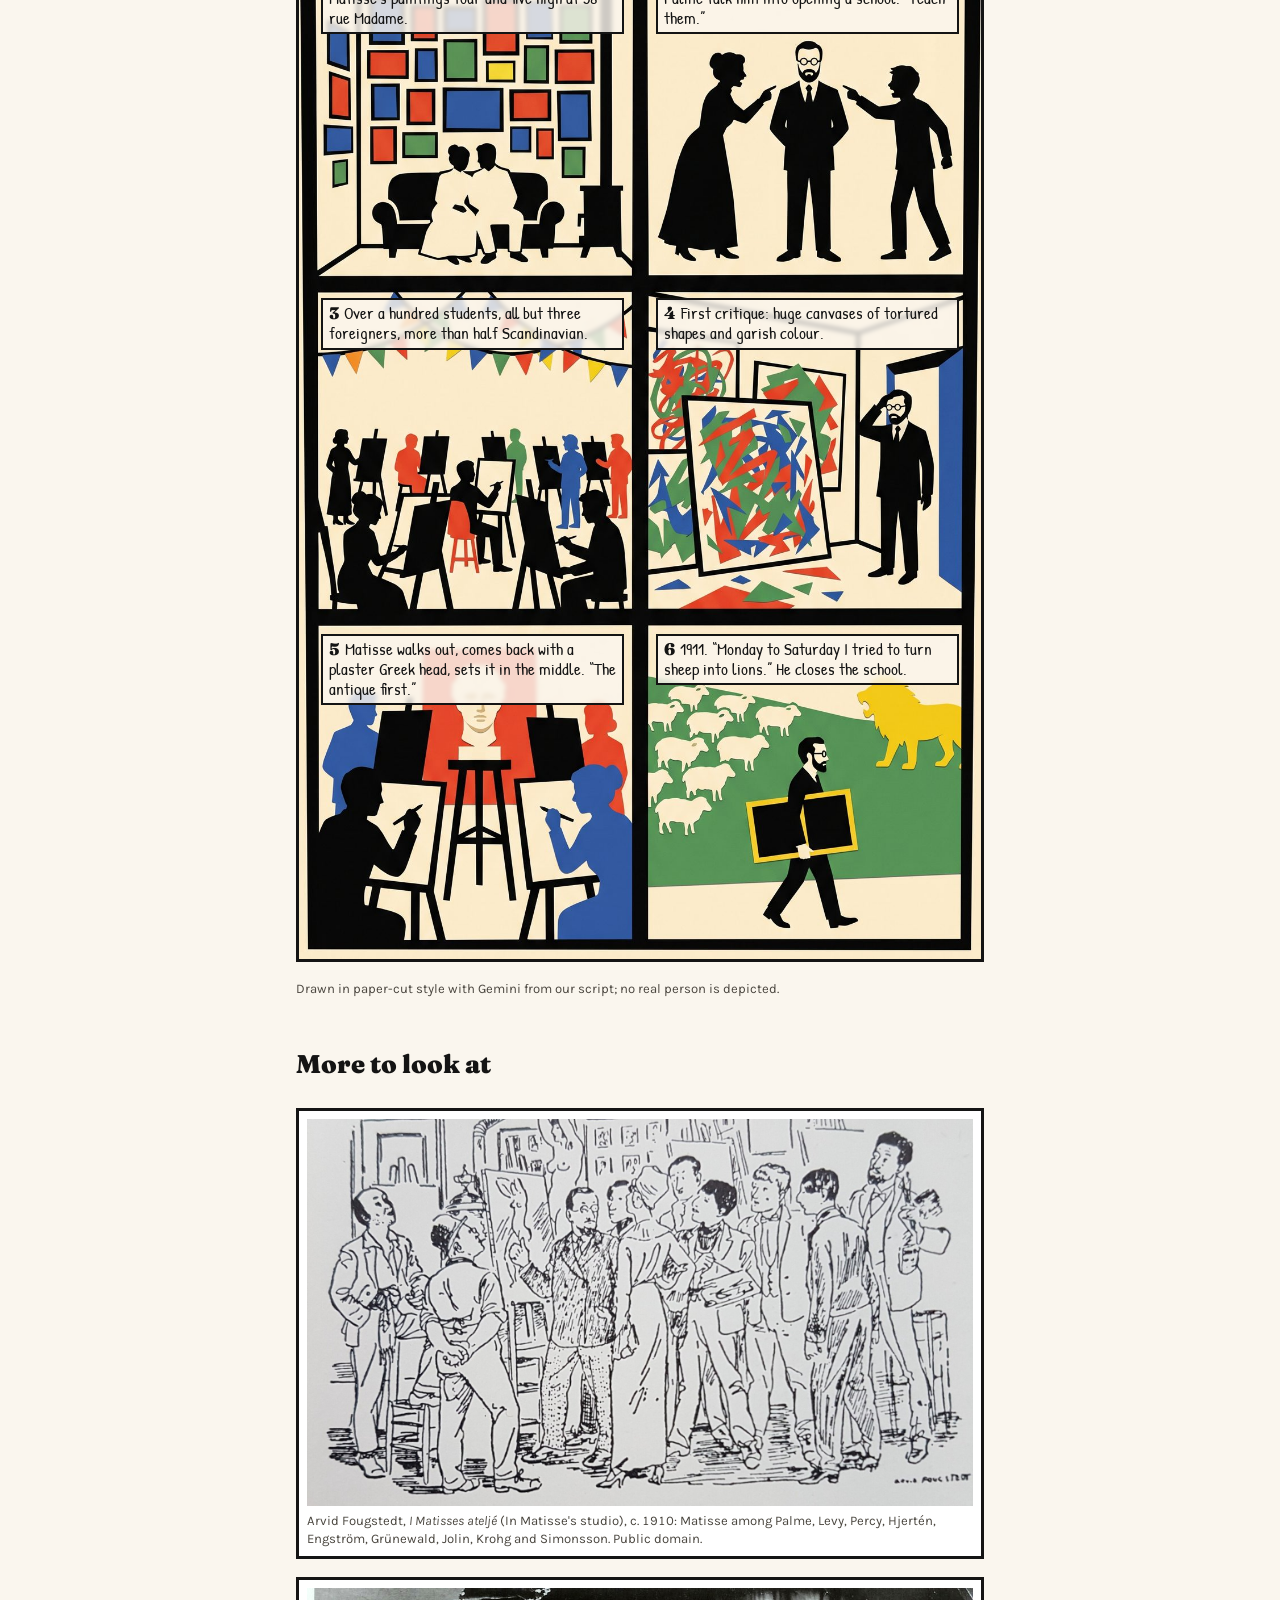
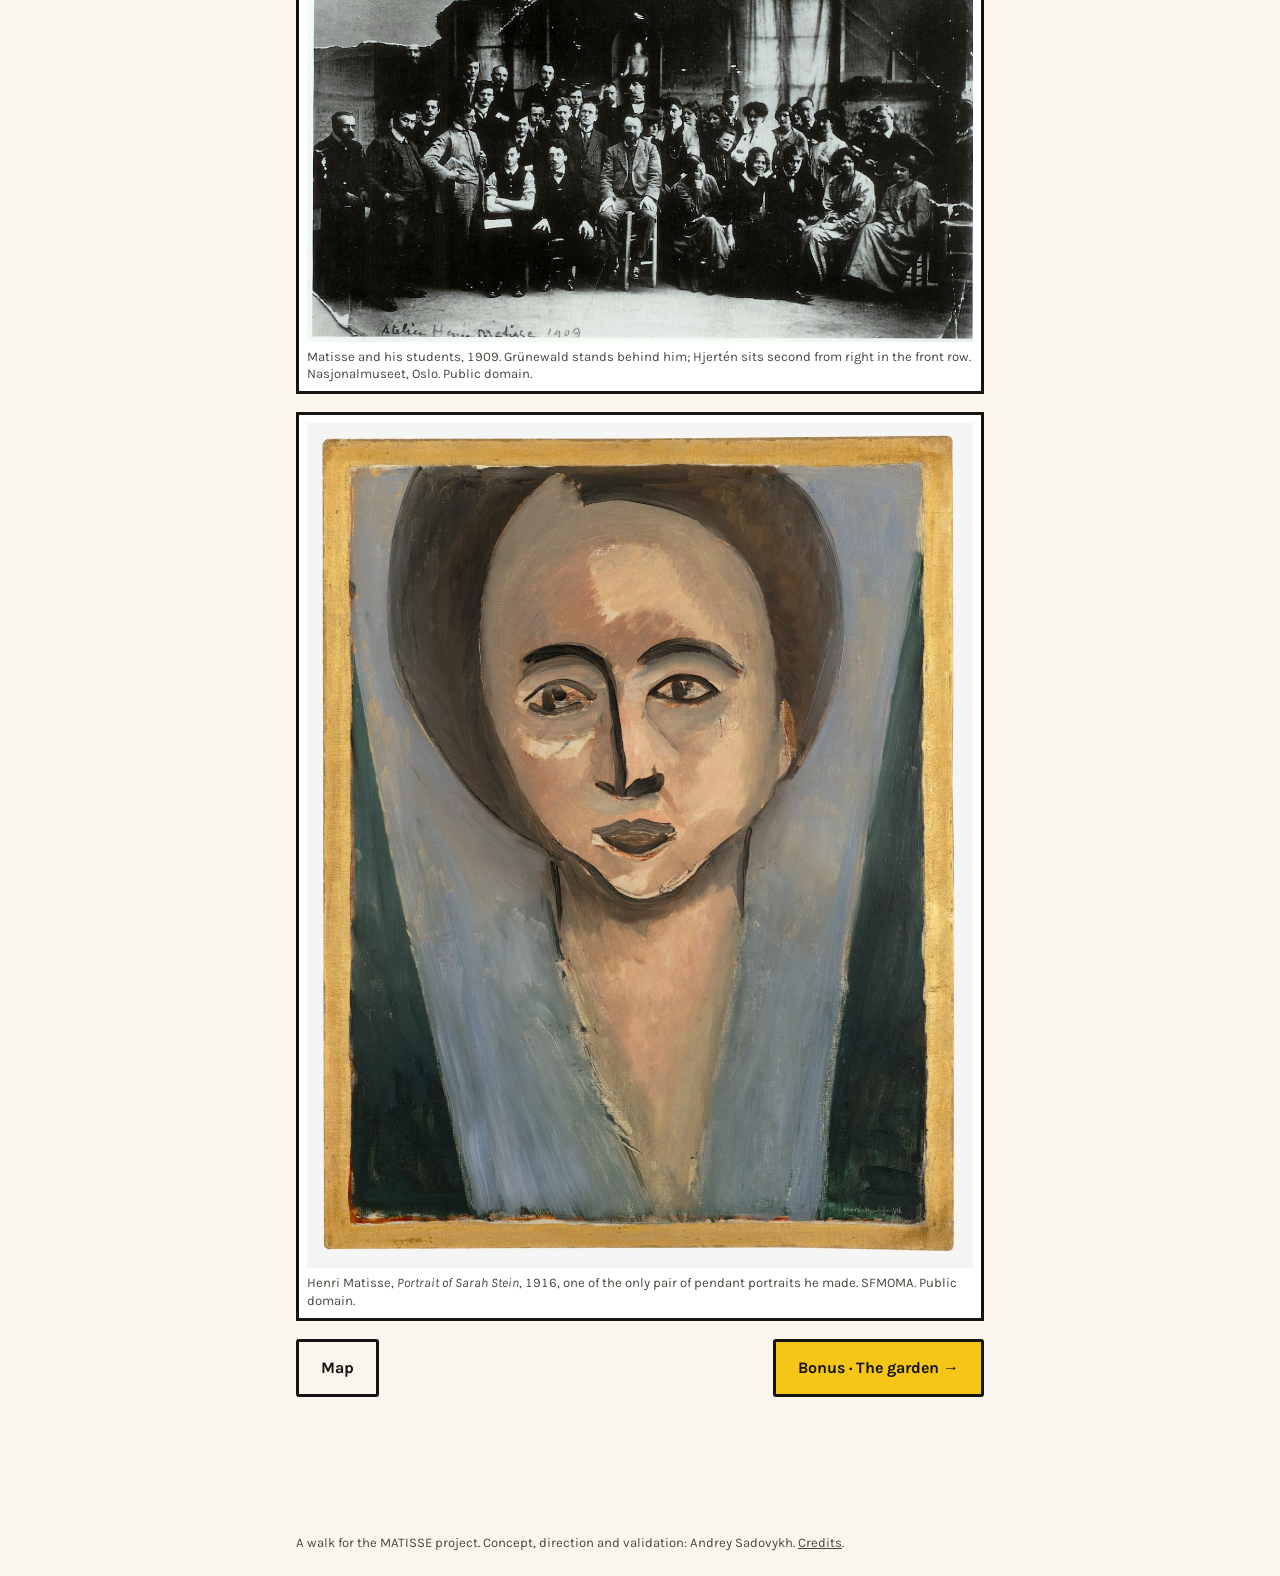
<file: steins.html>
<!doctype html>
<html lang="en">
<head>
<meta charset="utf-8">
<meta name="viewport" content="width=device-width, initial-scale=1, viewport-fit=cover">
<link rel="icon" href="icons/favicon.svg" type="image/svg+xml">
<link rel="icon" href="icons/favicon-32.png" sizes="32x32" type="image/png">
<link rel="apple-touch-icon" href="icons/apple-touch-icon.png">
<link rel="manifest" href="manifest.webmanifest">
<title>The Steins and the school</title>
<meta name="description" content="Bonus chapter of Matisse's Montparnasse: 27 rue de Fleurus, 58 rue Madame, and the Académie Matisse.">
<link rel="preconnect" href="https://fonts.googleapis.com">
<link rel="preconnect" href="https://fonts.gstatic.com" crossorigin>
<link rel="stylesheet" href="https://fonts.googleapis.com/css2?family=Fraunces:opsz,wght@9..144,900&family=Karla:wght@400;700&family=Patrick+Hand&display=swap">
<link rel="stylesheet" href="style.css">
<script src="lightbox.js" defer></script>
<style>:root { --accent: #1F3A93; }</style>
</head>
<body>
<header class="band">
  <div class="in">
    <div class="eyebrow" style="color:inherit;opacity:.85">Bonus chapter</div>
    <h1>The Steins and the school</h1>
    <p class="meta">27 rue de Fleurus and 58 rue Madame, 400 m apart, 800 m north of the station square</p>
  </div>
</header>

<main class="wrap page">
  <figure class="hero">
    <img src="art/steins-studio-wall-1906.jpg" alt="The Steins' studio wall around 1906, crowded with paintings">
    <figcaption>The studio at 27 rue de Fleurus, c. 1906. <em>Woman with a Hat</em> hangs top centre. Public domain.</figcaption>
  </figure>

  <div class="player">
    <p class="label">▶ Listen · How the Steins made Matisse · 5 min</p>
    <audio controls preload="none" src="audio/ep-06.mp3" id="ep06"></audio>
  </div>

  <section class="story">
    <p>Leo Stein from 1902, his sister Gertrude from 1903 to 1938, later with Alice Toklas. Saturday evenings began, Gertrude wrote, because "Matisse brought people, everybody brought somebody, and they came at any time and it began to be a nuisance". Leo bought <em>Woman with a Hat</em> for 400 francs after calling it the nastiest smear of paint he had ever seen. In 1906 the Steins brought Matisse and Picasso together.</p>
    <p>At 58 rue Madame, the elder brother Michael and his wife Sarah hung the biggest Matisse collection of the day four and five high. Sarah talked Matisse into opening a school in January 1908. More than a hundred students, all but three foreigners. At the first critique he walked out, came back with a plaster Greek head and told them to draw from the antique first. "From Monday to Saturday I tried to turn these sheep into lions," he said later, and closed it in 1911. In July 1914 the couple lent nineteen Matisses to Berlin; war broke out; they never came back.</p>
  </section>

  <div class="fact">
    <span class="eyebrow">Fun fact</span>
    <p>Picasso needed eighty or ninety sittings for Gertrude's portrait and finished the face from memory. Told it did not look like her: "She will."</p>
  </div>

  <details class="quiz">
    <summary>Quiz · What did Matisse put in the middle of the room at the first critique of his school?</summary>
    <p>A plaster cast of an antique Greek head.</p>
  </details>

  <h2>The story in six panels</h2>
  <figure class="strip">
    <img src="comic/panels-06.jpg" alt="Six-panel comic strip of the Académie Matisse">
    <div class="cap l t1"><b>1</b>1904. Michael and Sarah Stein hang Matisse's paintings four and five high at 58 rue Madame.</div>
    <div class="cap r t1"><b>2</b>1908. Sarah Stein and the Swede Carl Palme talk him into opening a school. “Teach them.”</div>
    <div class="cap l t2"><b>3</b>Over a hundred students, all but three foreigners, more than half Scandinavian.</div>
    <div class="cap r t2"><b>4</b>First critique: huge canvases of tortured shapes and garish colour.</div>
    <div class="cap l t3"><b>5</b>Matisse walks out, comes back with a plaster Greek head, sets it in the middle. “The antique first.”</div>
    <div class="cap r t3"><b>6</b>1911. “Monday to Saturday I tried to turn sheep into lions.” He closes the school.</div>
  </figure>
  <p class="credit">Drawn in paper-cut style with Gemini from our script; no real person is depicted.</p>

  <h2>More to look at</h2>
  <figure class="hero">
    <img src="art/fougstedt-in-matisses-studio.jpg" alt="Drawing of Matisse surrounded by his Swedish students">
    <figcaption>Arvid Fougstedt, <em>I Matisses ateljé</em> (In Matisse's studio), c. 1910: Matisse among Palme, Levy, Percy, Hjertén, Engström, Grünewald, Jolin, Krohg and Simonsson. Public domain.</figcaption>
  </figure>
  <figure class="hero">
    <img src="art/academie-matisse-class-1909.jpg" alt="Group photograph of Matisse and his students, 1909">
    <figcaption>Matisse and his students, 1909. Grünewald stands behind him; Hjertén sits second from right in the front row. Nasjonalmuseet, Oslo. Public domain.</figcaption>
  </figure>
  <figure class="hero">
    <img src="art/matisse-portrait-of-sarah-stein-1916.jpg" alt="Portrait of Sarah Stein by Matisse, 1916">
    <figcaption>Henri Matisse, <em>Portrait of Sarah Stein</em>, 1916, one of the only pair of pendant portraits he made. SFMOMA. Public domain.</figcaption>
  </figure>

  <nav class="next">
    <a class="btn alt" href="map.html">Map</a>
    <a class="btn" href="luxembourg.html">Bonus · The garden →</a>
  </nav>
</main>
<footer>A walk for the MATISSE project. Concept, direction and validation: Andrey Sadovykh. <a href="credits.html">Credits</a>.</footer>
</body>
</html>
</file>
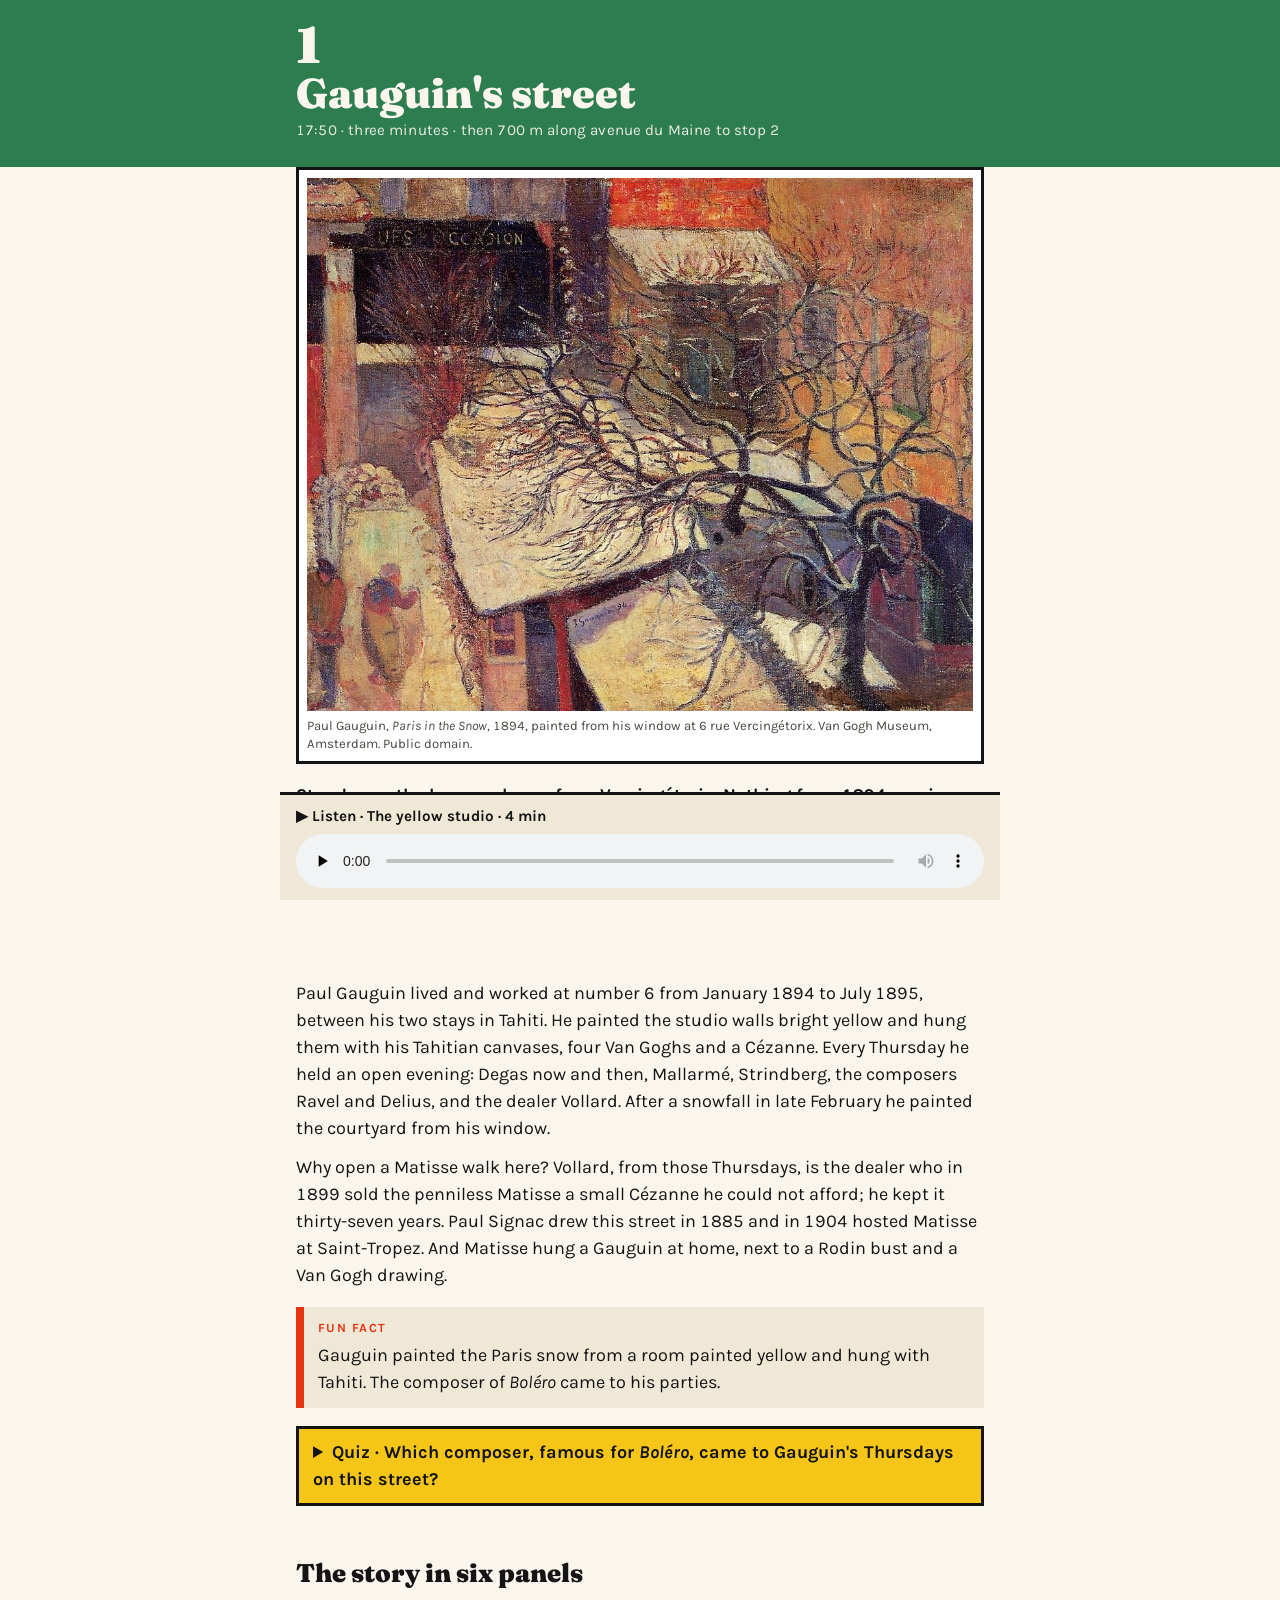
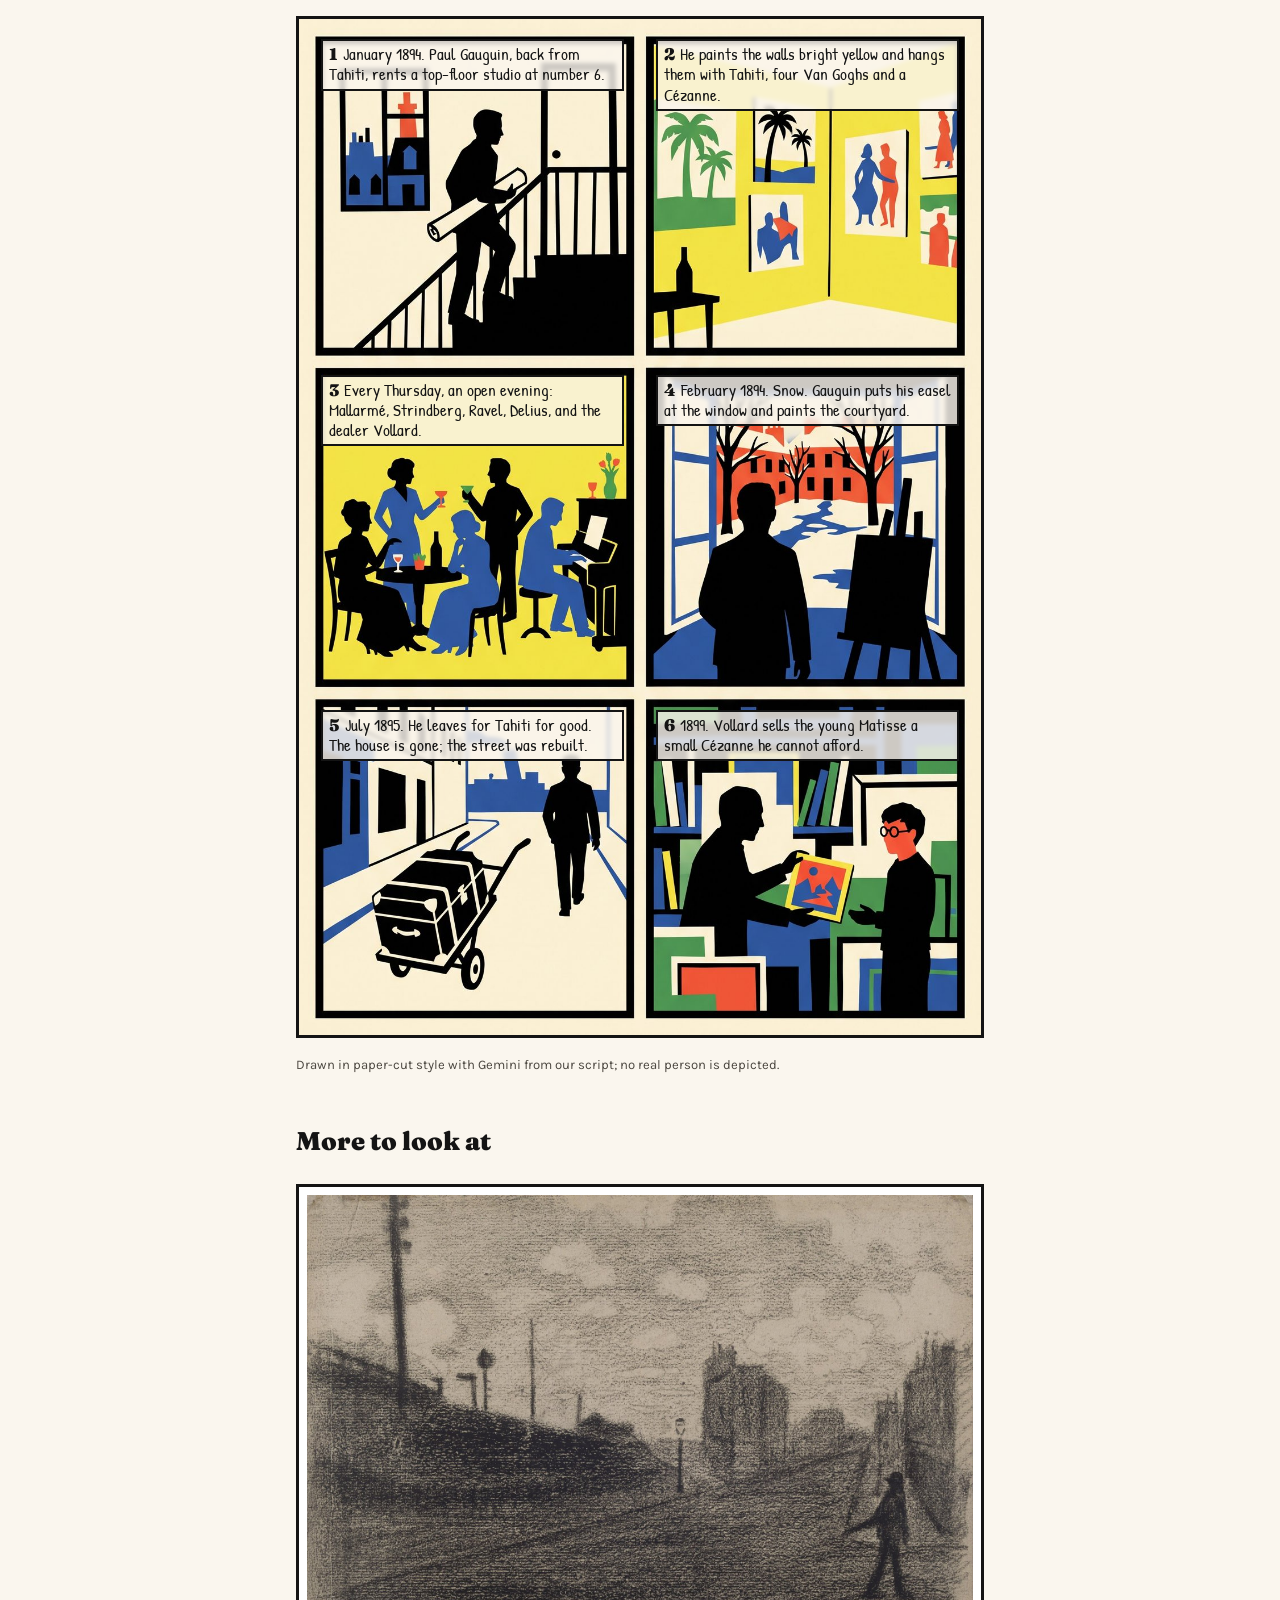
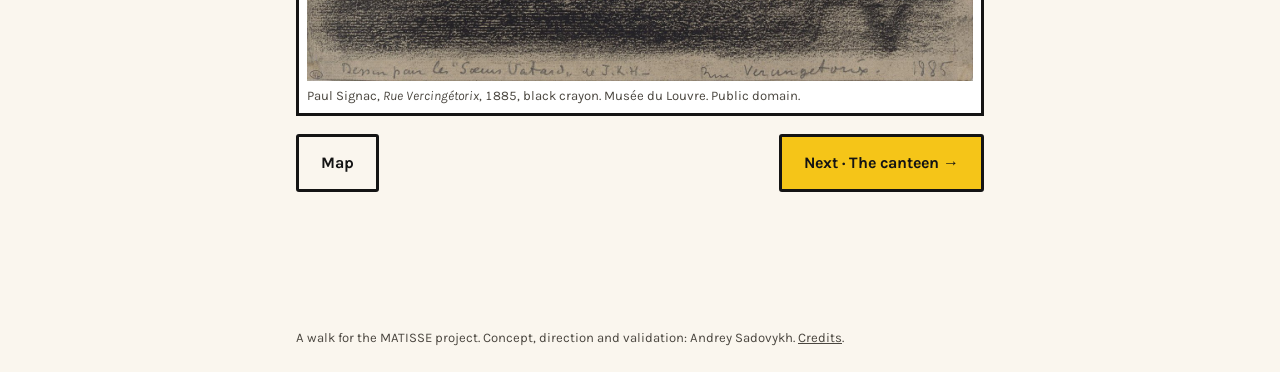
<file: stop-1.html>
<!doctype html>
<html lang="en">
<head>
<meta charset="utf-8">
<meta name="viewport" content="width=device-width, initial-scale=1, viewport-fit=cover">
<link rel="icon" href="icons/favicon.svg" type="image/svg+xml">
<link rel="icon" href="icons/favicon-32.png" sizes="32x32" type="image/png">
<link rel="apple-touch-icon" href="icons/apple-touch-icon.png">
<link rel="manifest" href="manifest.webmanifest">
<title>Gauguin's street</title>
<meta name="description" content="Stop 1 of Matisse's Montparnasse: Gauguin's yellow studio on rue Vercingétorix.">
<link rel="preconnect" href="https://fonts.googleapis.com">
<link rel="preconnect" href="https://fonts.gstatic.com" crossorigin>
<link rel="stylesheet" href="https://fonts.googleapis.com/css2?family=Fraunces:opsz,wght@9..144,900&family=Karla:wght@400;700&family=Patrick+Hand&display=swap">
<link rel="stylesheet" href="style.css">
<script src="lightbox.js" defer></script>
<style>:root { --accent: #2E7D4F; }</style>
</head>
<body>
<header class="band">
  <div class="in">
    <div class="num">1</div>
    <h1>Gauguin's street</h1>
    <p class="meta">17:50 · three minutes · then 700 m along avenue du Maine to stop 2</p>
  </div>
</header>

<main class="wrap page">
  <figure class="hero">
    <img src="art/gauguin-paris-in-the-snow-1894.jpg" alt="Paris in the Snow by Gauguin, 1894: a courtyard under snow seen from above">
    <figcaption>Paul Gauguin, <em>Paris in the Snow</em>, 1894, painted from his window at 6 rue Vercingétorix. Van Gogh Museum, Amsterdam. Public domain.</figcaption>
  </figure>
  <p class="stand">Stand near the low numbers of rue Vercingétorix. Nothing from 1894 survives; the painting is the view from a top-floor window on this street.</p>

  <div class="player">
    <p class="label">▶ Listen · The yellow studio · 4 min</p>
    <audio controls preload="none" src="audio/ep-01.mp3" id="ep01"></audio>
  </div>

  <section class="story">
    <p>Paul Gauguin lived and worked at number 6 from January 1894 to July 1895, between his two stays in Tahiti. He painted the studio walls bright yellow and hung them with his Tahitian canvases, four Van Goghs and a Cézanne. Every Thursday he held an open evening: Degas now and then, Mallarmé, Strindberg, the composers Ravel and Delius, and the dealer Vollard. After a snowfall in late February he painted the courtyard from his window.</p>
    <p>Why open a Matisse walk here? Vollard, from those Thursdays, is the dealer who in 1899 sold the penniless Matisse a small Cézanne he could not afford; he kept it thirty-seven years. Paul Signac drew this street in 1885 and in 1904 hosted Matisse at Saint-Tropez. And Matisse hung a Gauguin at home, next to a Rodin bust and a Van Gogh drawing.</p>
  </section>

  <div class="fact">
    <span class="eyebrow">Fun fact</span>
    <p>Gauguin painted the Paris snow from a room painted yellow and hung with Tahiti. The composer of <em>Boléro</em> came to his parties.</p>
  </div>

  <details class="quiz">
    <summary>Quiz · Which composer, famous for <em>Boléro</em>, came to Gauguin's Thursdays on this street?</summary>
    <p>Maurice Ravel.</p>
  </details>

  <h2>The story in six panels</h2>
  <figure class="strip">
    <img src="comic/panels-01.jpg" alt="Six-panel comic strip of Gauguin's yellow studio">
    <div class="cap l t1"><b>1</b>January 1894. Paul Gauguin, back from Tahiti, rents a top-floor studio at number 6.</div>
    <div class="cap r t1"><b>2</b>He paints the walls bright yellow and hangs them with Tahiti, four Van Goghs and a Cézanne.</div>
    <div class="cap l t2"><b>3</b>Every Thursday, an open evening: Mallarmé, Strindberg, Ravel, Delius, and the dealer Vollard.</div>
    <div class="cap r t2"><b>4</b>February 1894. Snow. Gauguin puts his easel at the window and paints the courtyard.</div>
    <div class="cap l t3"><b>5</b>July 1895. He leaves for Tahiti for good. The house is gone; the street was rebuilt.</div>
    <div class="cap r t3"><b>6</b>1899. Vollard sells the young Matisse a small Cézanne he cannot afford.</div>
  </figure>
  <p class="credit">Drawn in paper-cut style with Gemini from our script; no real person is depicted.</p>

  <h2>More to look at</h2>
  <figure class="hero">
    <img src="art/signac-rue-vercingetorix-1885.jpg" alt="Rue Vercingétorix, drawing by Signac, 1885">
    <figcaption>Paul Signac, <em>Rue Vercingétorix</em>, 1885, black crayon. Musée du Louvre. Public domain.</figcaption>
  </figure>

  <nav class="next">
    <a class="btn alt" href="map.html">Map</a>
    <a class="btn" href="stop-2.html">Next · The canteen →</a>
  </nav>
</main>
<footer>A walk for the MATISSE project. Concept, direction and validation: Andrey Sadovykh. <a href="credits.html">Credits</a>.</footer>
</body>
</html>
</file>
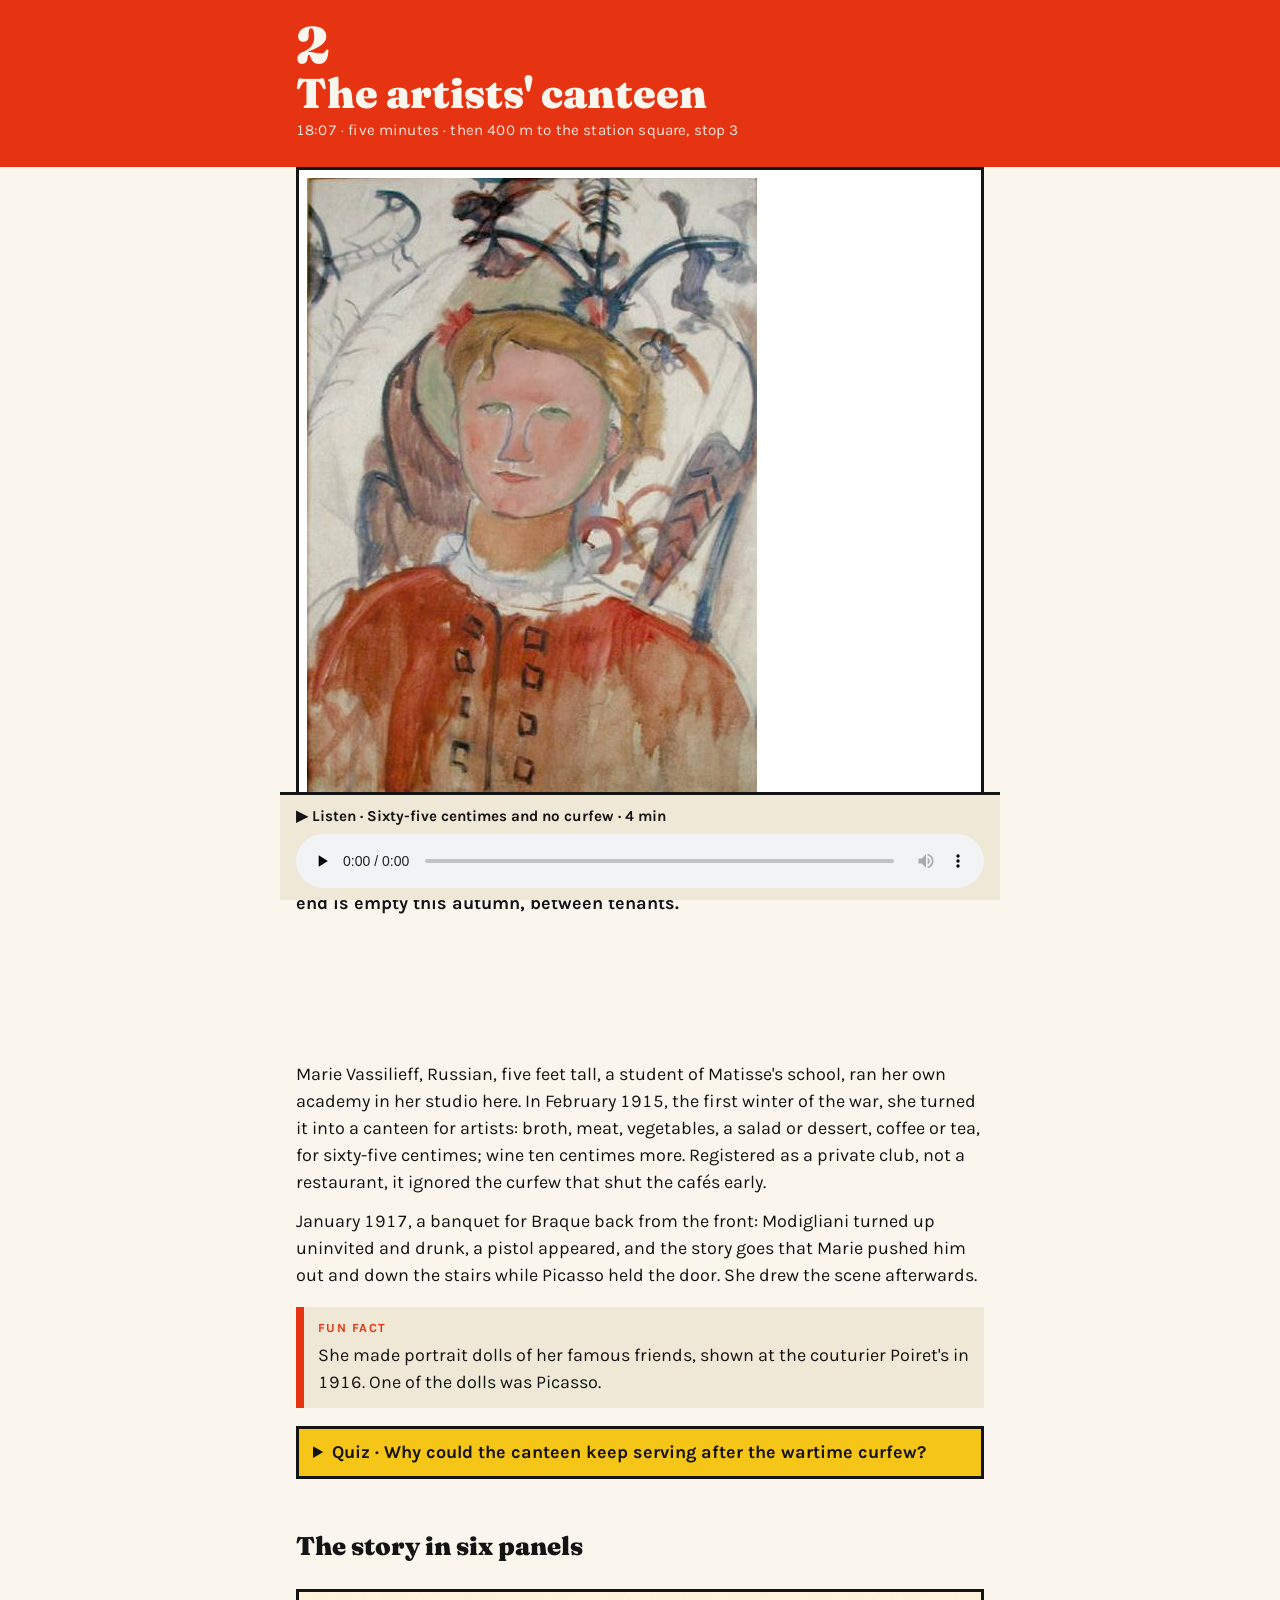
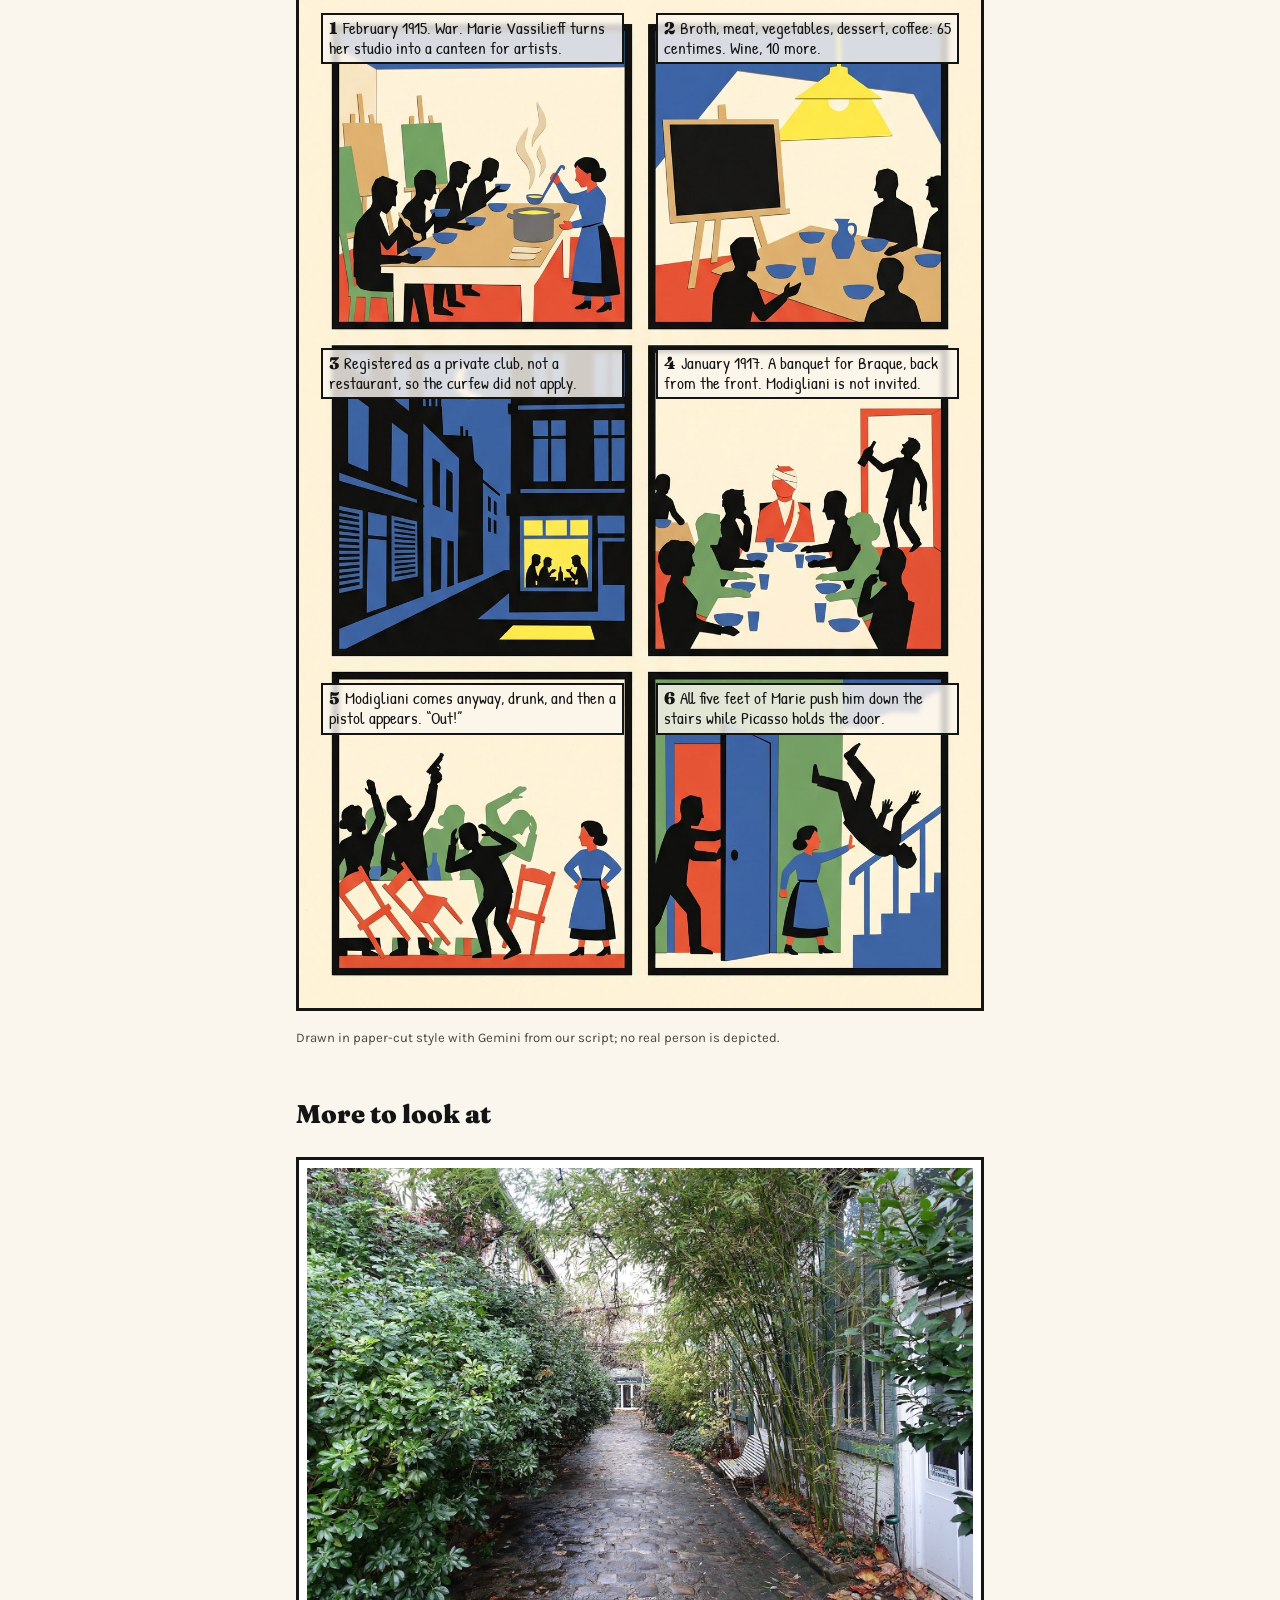
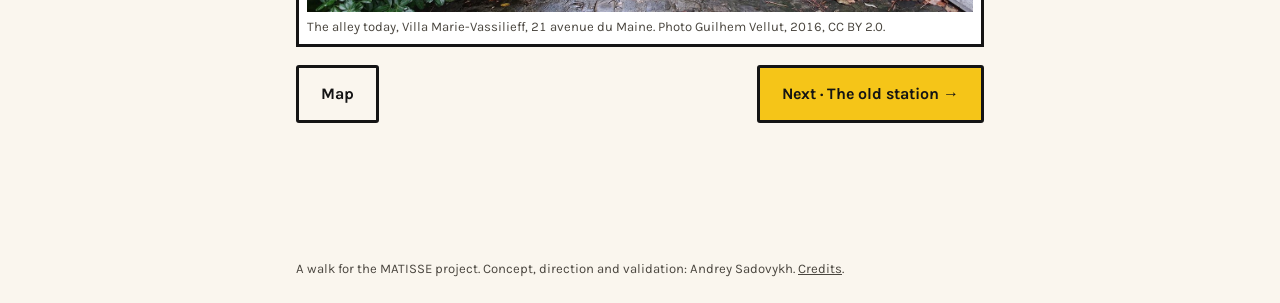
<file: stop-2.html>
<!doctype html>
<html lang="en">
<head>
<meta charset="utf-8">
<meta name="viewport" content="width=device-width, initial-scale=1, viewport-fit=cover">
<link rel="icon" href="icons/favicon.svg" type="image/svg+xml">
<link rel="icon" href="icons/favicon-32.png" sizes="32x32" type="image/png">
<link rel="apple-touch-icon" href="icons/apple-touch-icon.png">
<link rel="manifest" href="manifest.webmanifest">
<title>The artists' canteen</title>
<meta name="description" content="Stop 2 of Matisse's Montparnasse: Marie Vassilieff's wartime canteen at 21 avenue du Maine.">
<link rel="preconnect" href="https://fonts.googleapis.com">
<link rel="preconnect" href="https://fonts.gstatic.com" crossorigin>
<link rel="stylesheet" href="https://fonts.googleapis.com/css2?family=Fraunces:opsz,wght@9..144,900&family=Karla:wght@400;700&family=Patrick+Hand&display=swap">
<link rel="stylesheet" href="style.css">
<script src="lightbox.js" defer></script>
<style>:root { --accent: #E63312; }</style>
</head>
<body>
<header class="band">
  <div class="in">
    <div class="num">2</div>
    <h1>The artists' canteen</h1>
    <p class="meta">18:07 · five minutes · then 400 m to the station square, stop 3</p>
  </div>
</header>

<main class="wrap page">
  <figure class="hero">
    <img src="art/modigliani-marie-vassilieff.jpg" alt="Portrait of Marie Vassilieff by Modigliani">
    <figcaption>Amedeo Modigliani, <em>Portrait of Marie Vassilieff</em>, c. 1918. Public domain.</figcaption>
  </figure>
  <p class="stand">Stand at the gate of the cobbled alley at 21 avenue du Maine. The studio at the end is empty this autumn, between tenants.</p>

  <div class="player">
    <p class="label">▶ Listen · Sixty-five centimes and no curfew · 4 min</p>
    <audio controls preload="none" src="audio/ep-02.mp3" id="ep02"></audio>
  </div>

  <section class="story">
    <p>Marie Vassilieff, Russian, five feet tall, a student of Matisse's school, ran her own academy in her studio here. In February 1915, the first winter of the war, she turned it into a canteen for artists: broth, meat, vegetables, a salad or dessert, coffee or tea, for sixty-five centimes; wine ten centimes more. Registered as a private club, not a restaurant, it ignored the curfew that shut the cafés early.</p>
    <p>January 1917, a banquet for Braque back from the front: Modigliani turned up uninvited and drunk, a pistol appeared, and the story goes that Marie pushed him out and down the stairs while Picasso held the door. She drew the scene afterwards.</p>
  </section>

  <div class="fact">
    <span class="eyebrow">Fun fact</span>
    <p>She made portrait dolls of her famous friends, shown at the couturier Poiret's in 1916. One of the dolls was Picasso.</p>
  </div>

  <details class="quiz">
    <summary>Quiz · Why could the canteen keep serving after the wartime curfew?</summary>
    <p>It was registered as a private club, not a restaurant.</p>
  </details>

  <h2>The story in six panels</h2>
  <figure class="strip">
    <img src="comic/panels-02.jpg" alt="Six-panel comic strip of the canteen and the 1917 banquet">
    <div class="cap l t1"><b>1</b>February 1915. War. Marie Vassilieff turns her studio into a canteen for artists.</div>
    <div class="cap r t1"><b>2</b>Broth, meat, vegetables, dessert, coffee: 65 centimes. Wine, 10 more.</div>
    <div class="cap l t2"><b>3</b>Registered as a private club, not a restaurant, so the curfew did not apply.</div>
    <div class="cap r t2"><b>4</b>January 1917. A banquet for Braque, back from the front. Modigliani is not invited.</div>
    <div class="cap l t3"><b>5</b>Modigliani comes anyway, drunk, and then a pistol appears. “Out!”</div>
    <div class="cap r t3"><b>6</b>All five feet of Marie push him down the stairs while Picasso holds the door.</div>
  </figure>
  <p class="credit">Drawn in paper-cut style with Gemini from our script; no real person is depicted.</p>

  <h2>More to look at</h2>
  <figure class="hero">
    <img src="art/villa-vassilieff-alley-2016.jpg" alt="The cobbled alley of Villa Marie-Vassilieff">
    <figcaption>The alley today, Villa Marie-Vassilieff, 21 avenue du Maine. Photo Guilhem Vellut, 2016, CC BY 2.0.</figcaption>
  </figure>

  <nav class="next">
    <a class="btn alt" href="map.html">Map</a>
    <a class="btn" href="stop-3.html">Next · The old station →</a>
  </nav>
</main>
<footer>A walk for the MATISSE project. Concept, direction and validation: Andrey Sadovykh. <a href="credits.html">Credits</a>.</footer>
</body>
</html>
</file>
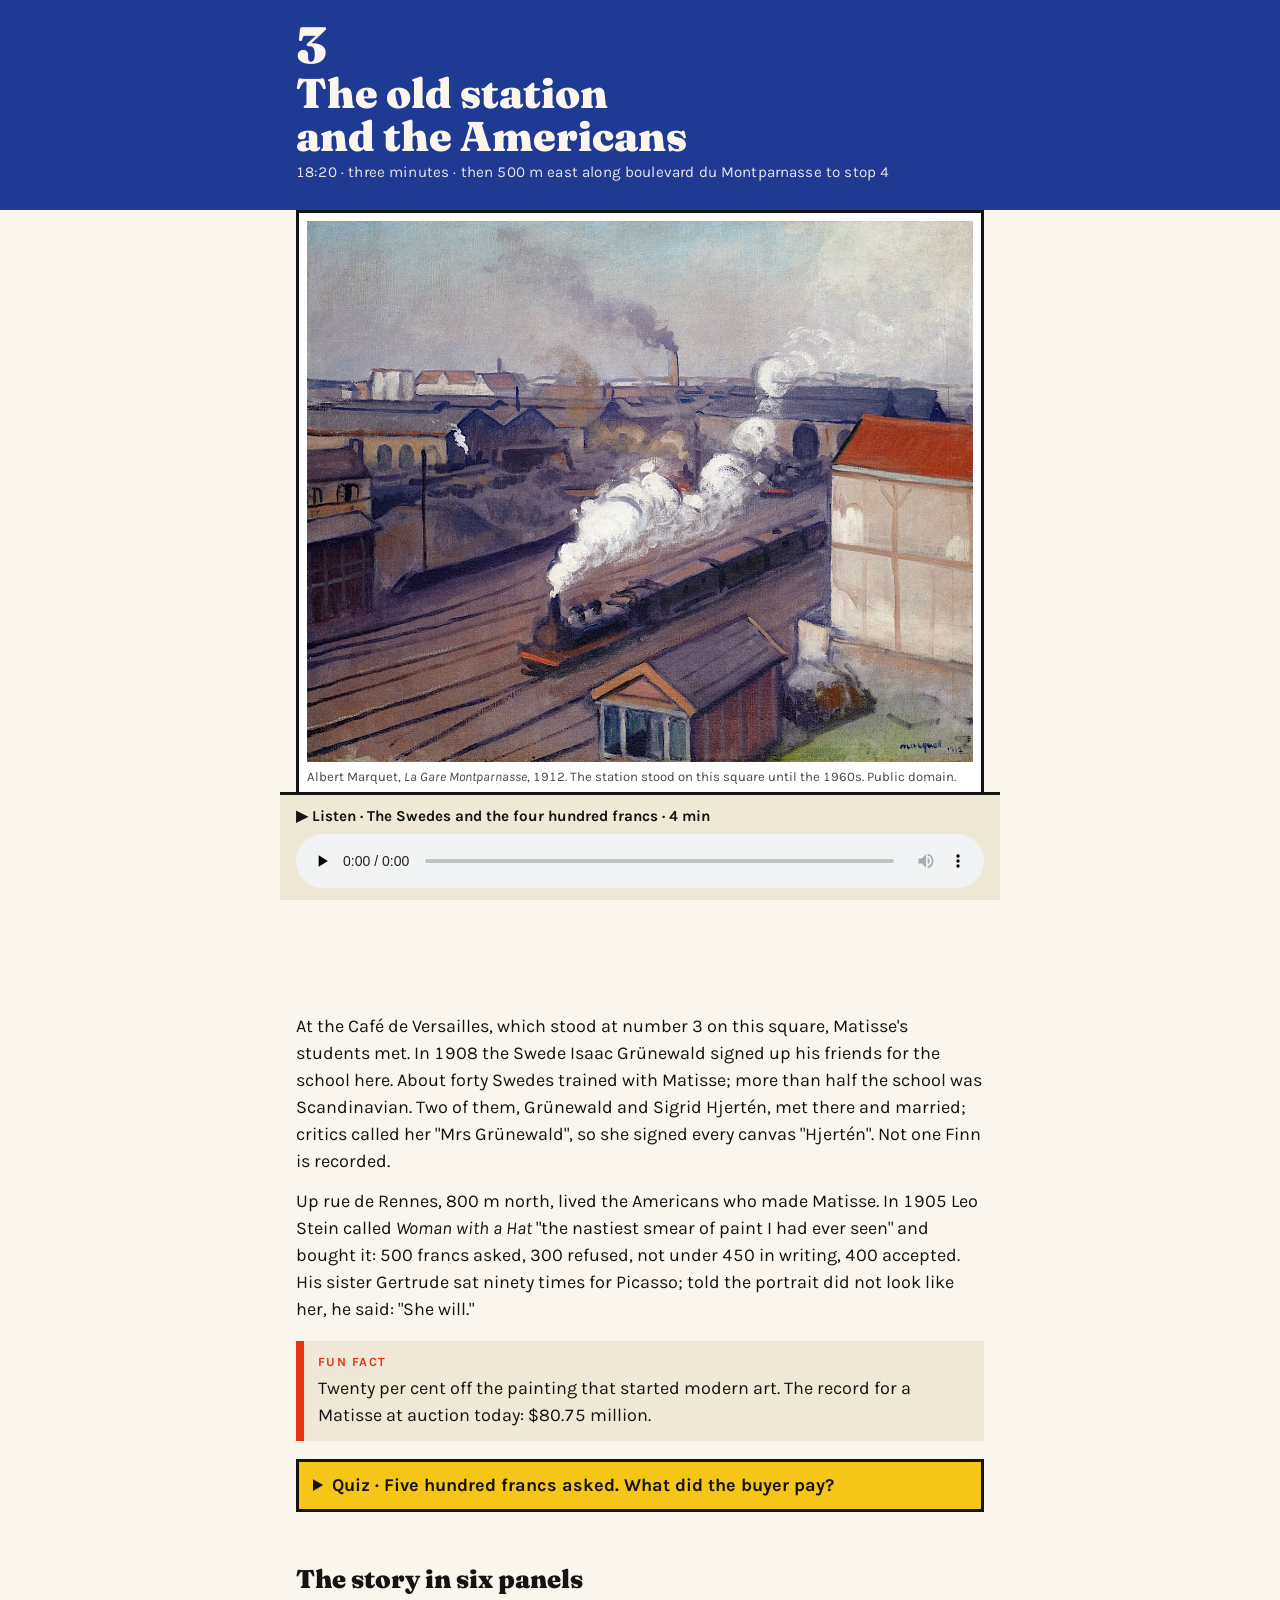
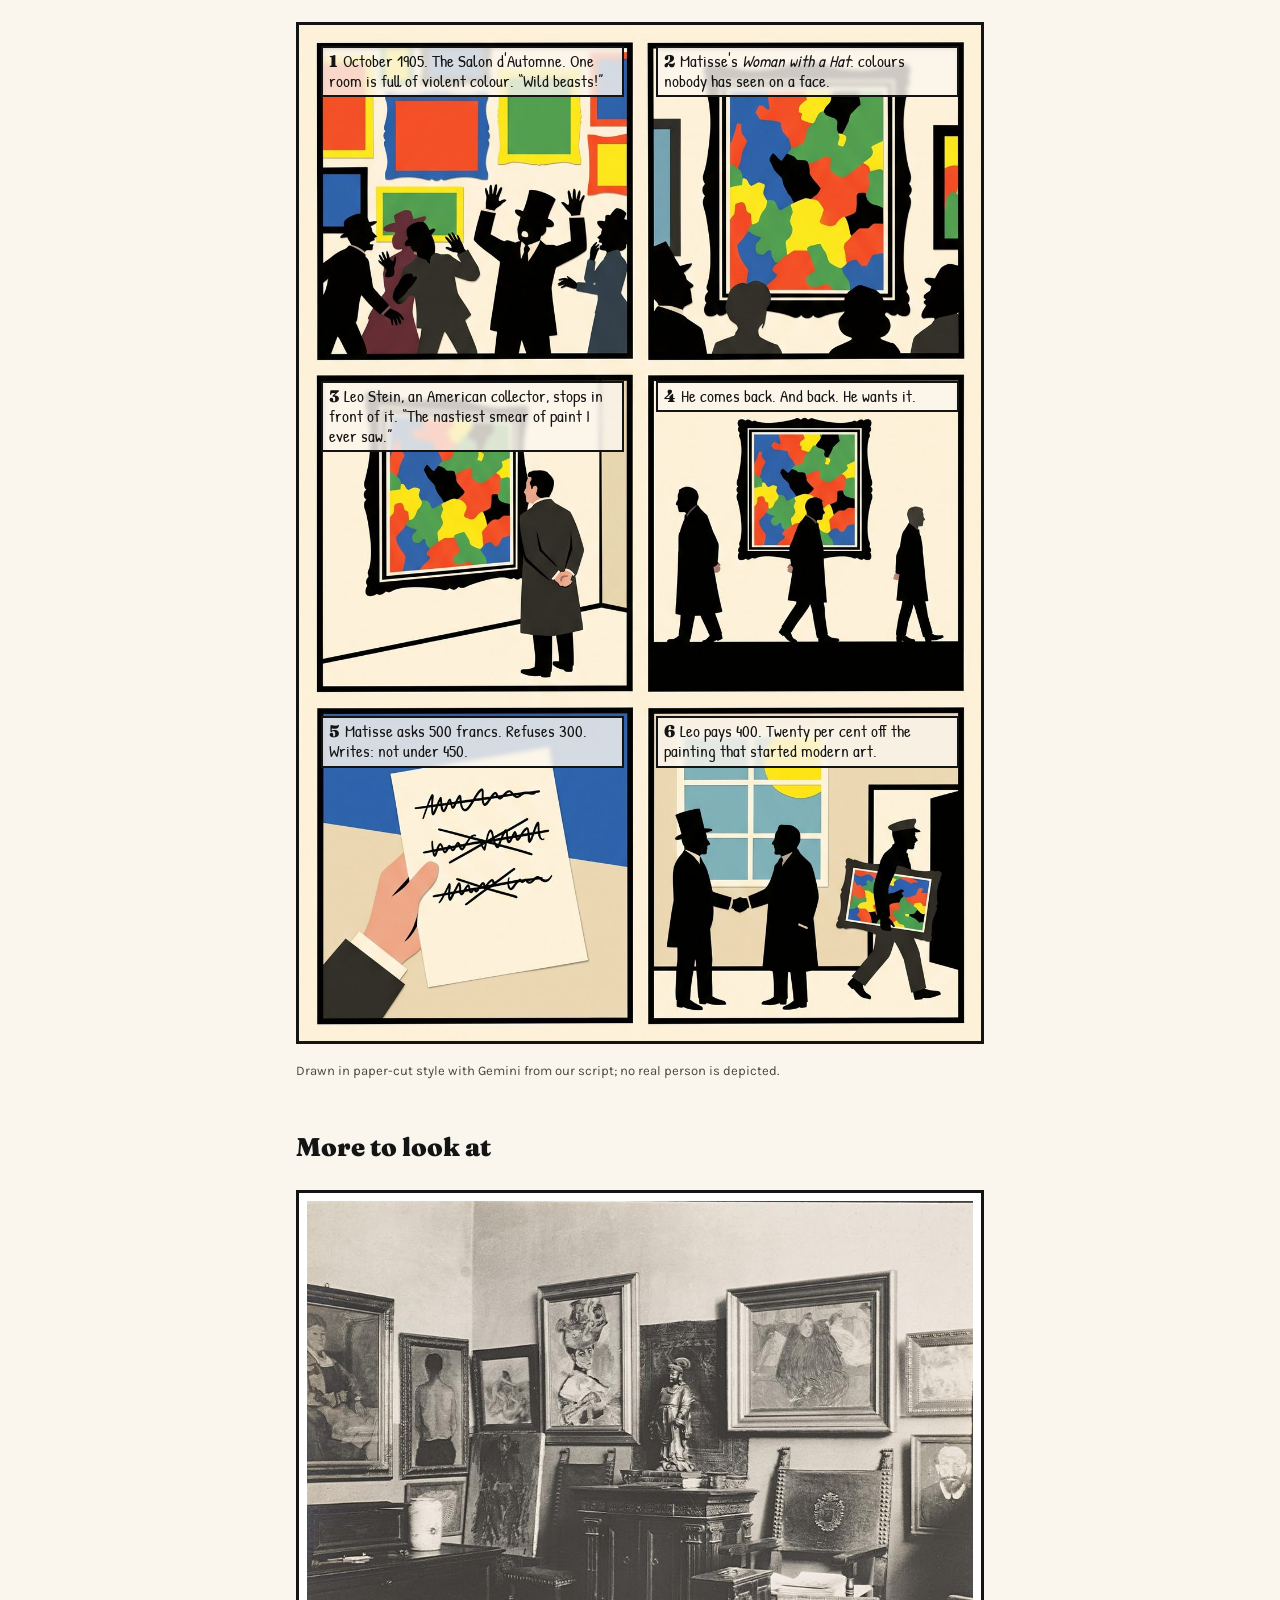
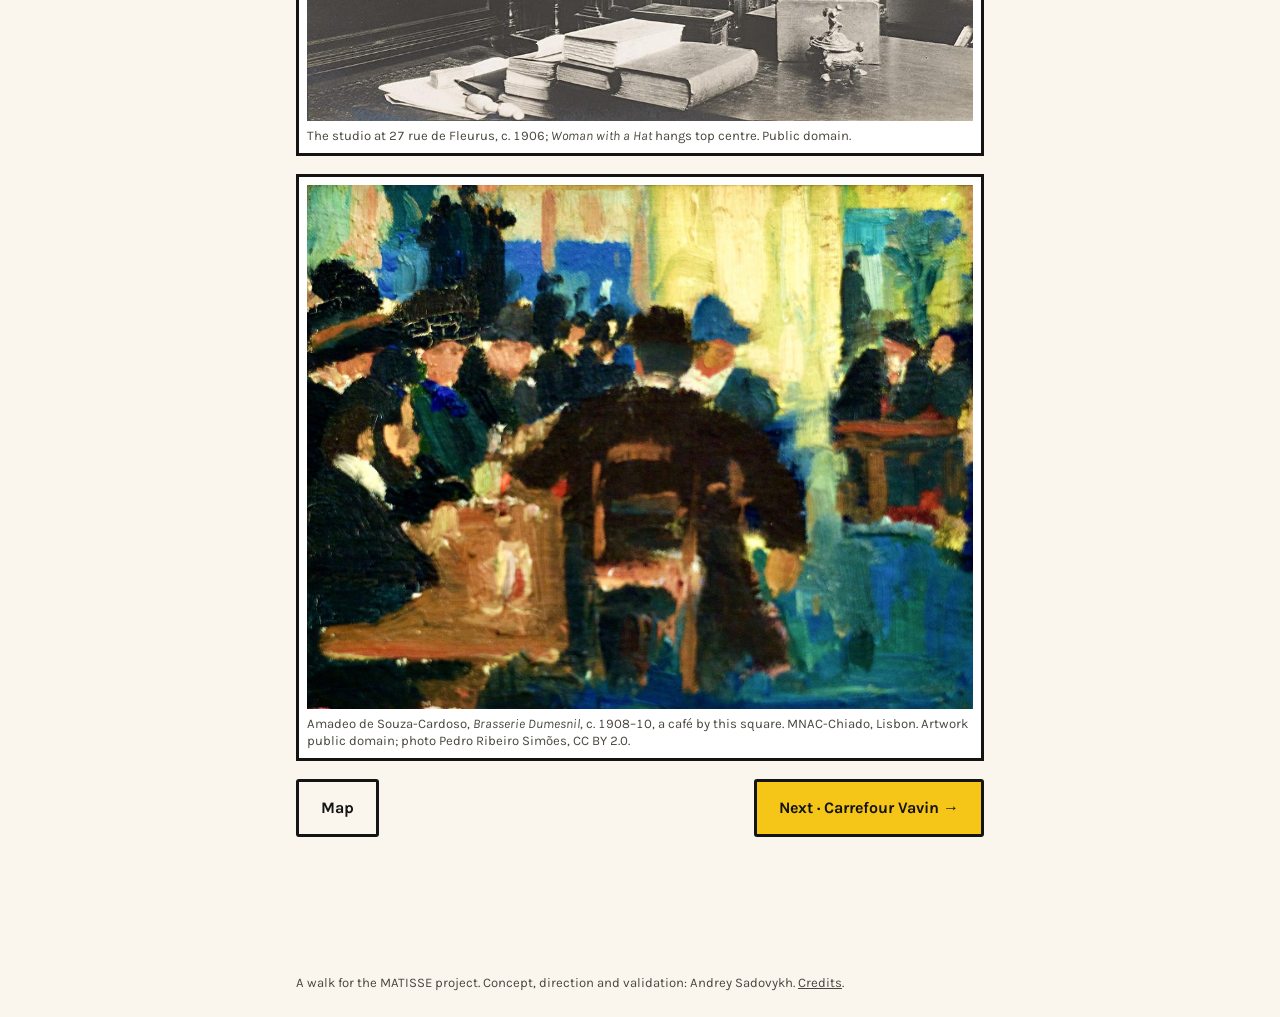
<file: stop-3.html>
<!doctype html>
<html lang="en">
<head>
<meta charset="utf-8">
<meta name="viewport" content="width=device-width, initial-scale=1, viewport-fit=cover">
<link rel="icon" href="icons/favicon.svg" type="image/svg+xml">
<link rel="icon" href="icons/favicon-32.png" sizes="32x32" type="image/png">
<link rel="apple-touch-icon" href="icons/apple-touch-icon.png">
<link rel="manifest" href="manifest.webmanifest">
<title>The old station and the Americans</title>
<meta name="description" content="Stop 3 of Matisse's Montparnasse: the vanished Gare Montparnasse, the Swedish students, and the four hundred francs.">
<link rel="preconnect" href="https://fonts.googleapis.com">
<link rel="preconnect" href="https://fonts.gstatic.com" crossorigin>
<link rel="stylesheet" href="https://fonts.googleapis.com/css2?family=Fraunces:opsz,wght@9..144,900&family=Karla:wght@400;700&family=Patrick+Hand&display=swap">
<link rel="stylesheet" href="style.css">
<script src="lightbox.js" defer></script>
<style>:root { --accent: #1F3A93; }</style>
</head>
<body>
<header class="band">
  <div class="in">
    <div class="num">3</div>
    <h1>The old station and the Americans</h1>
    <p class="meta">18:20 · three minutes · then 500 m east along boulevard du Montparnasse to stop 4</p>
  </div>
</header>

<main class="wrap page">
  <figure class="hero">
    <img src="art/marquet-gare-montparnasse-1912.jpg" alt="The old Gare Montparnasse painted by Marquet in 1912">
    <figcaption>Albert Marquet, <em>La Gare Montparnasse</em>, 1912. The station stood on this square until the 1960s. Public domain.</figcaption>
  </figure>
  <p class="stand">Stand on place du 18-Juin-1940, at the foot of rue de Rennes, with the modern station behind you.</p>

  <div class="player">
    <p class="label">▶ Listen · The Swedes and the four hundred francs · 4 min</p>
    <audio controls preload="none" src="audio/ep-03.mp3" id="ep03"></audio>
  </div>

  <section class="story">
    <p>At the Café de Versailles, which stood at number 3 on this square, Matisse's students met. In 1908 the Swede Isaac Grünewald signed up his friends for the school here. About forty Swedes trained with Matisse; more than half the school was Scandinavian. Two of them, Grünewald and Sigrid Hjertén, met there and married; critics called her "Mrs Grünewald", so she signed every canvas "Hjertén". Not one Finn is recorded.</p>
    <p>Up rue de Rennes, 800 m north, lived the Americans who made Matisse. In 1905 Leo Stein called <em>Woman with a Hat</em> "the nastiest smear of paint I had ever seen" and bought it: 500 francs asked, 300 refused, not under 450 in writing, 400 accepted. His sister Gertrude sat ninety times for Picasso; told the portrait did not look like her, he said: "She will."</p>
  </section>

  <div class="fact">
    <span class="eyebrow">Fun fact</span>
    <p>Twenty per cent off the painting that started modern art. The record for a Matisse at auction today: $80.75 million.</p>
  </div>

  <details class="quiz">
    <summary>Quiz · Five hundred francs asked. What did the buyer pay?</summary>
    <p>Four hundred.</p>
  </details>

  <h2>The story in six panels</h2>
  <figure class="strip">
    <img src="comic/panels-03.jpg" alt="Six-panel comic strip of the sale of Woman with a Hat">
    <div class="cap l t1"><b>1</b>October 1905. The Salon d'Automne. One room is full of violent colour. “Wild beasts!”</div>
    <div class="cap r t1"><b>2</b>Matisse's <em>Woman with a Hat</em>: colours nobody has seen on a face.</div>
    <div class="cap l t2"><b>3</b>Leo Stein, an American collector, stops in front of it. “The nastiest smear of paint I ever saw.”</div>
    <div class="cap r t2"><b>4</b>He comes back. And back. He wants it.</div>
    <div class="cap l t3"><b>5</b>Matisse asks 500 francs. Refuses 300. Writes: not under 450.</div>
    <div class="cap r t3"><b>6</b>Leo pays 400. Twenty per cent off the painting that started modern art.</div>
  </figure>
  <p class="credit">Drawn in paper-cut style with Gemini from our script; no real person is depicted.</p>

  <h2>More to look at</h2>
  <figure class="hero">
    <img src="art/steins-studio-wall-1906.jpg" alt="The Steins' studio wall around 1906 with Woman with a Hat at the top">
    <figcaption>The studio at 27 rue de Fleurus, c. 1906; <em>Woman with a Hat</em> hangs top centre. Public domain.</figcaption>
  </figure>
  <figure class="hero">
    <img src="art/souza-cardoso-brasserie-dumesnil.jpg" alt="Brasserie Dumesnil by Amadeo de Souza-Cardoso">
    <figcaption>Amadeo de Souza-Cardoso, <em>Brasserie Dumesnil</em>, c. 1908–10, a café by this square. MNAC-Chiado, Lisbon. Artwork public domain; photo Pedro Ribeiro Simões, CC BY 2.0.</figcaption>
  </figure>

  <nav class="next">
    <a class="btn alt" href="map.html">Map</a>
    <a class="btn" href="stop-4.html">Next · Carrefour Vavin →</a>
  </nav>
</main>
<footer>A walk for the MATISSE project. Concept, direction and validation: Andrey Sadovykh. <a href="credits.html">Credits</a>.</footer>
</body>
</html>
</file>
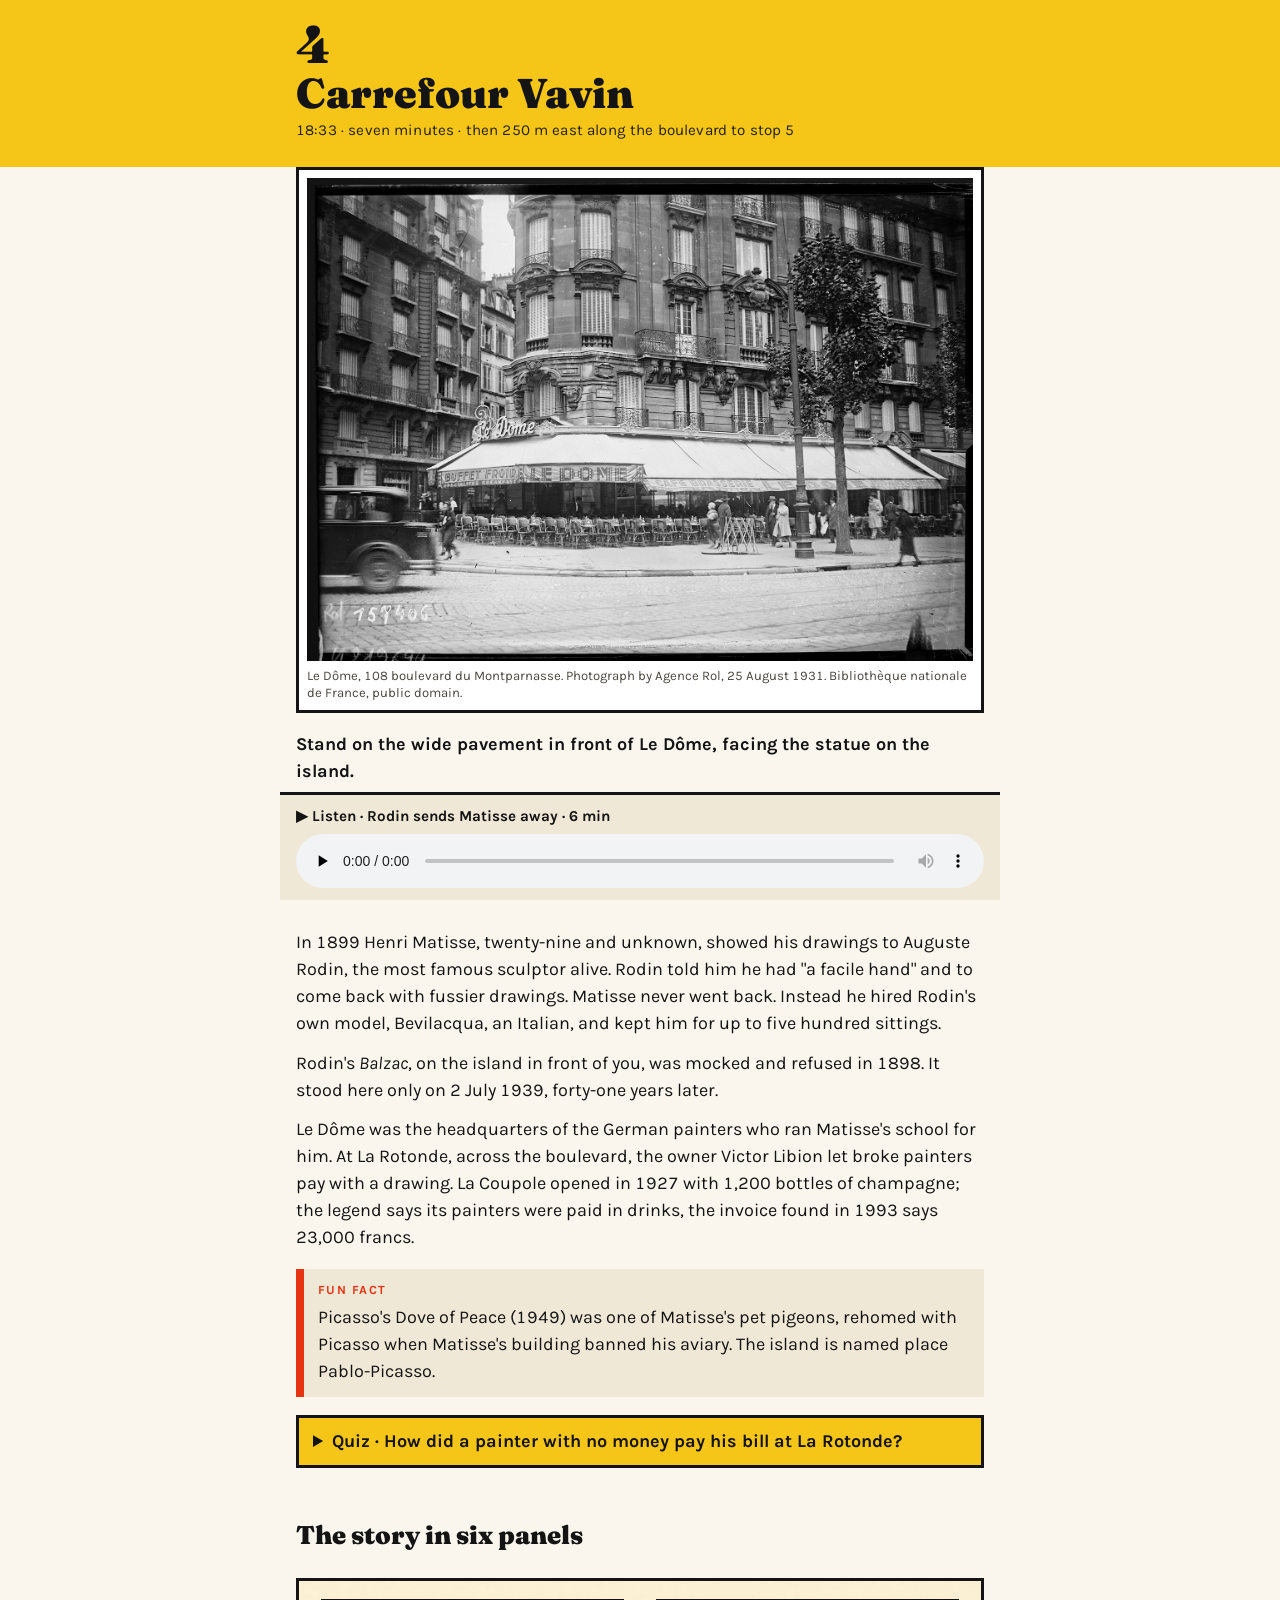
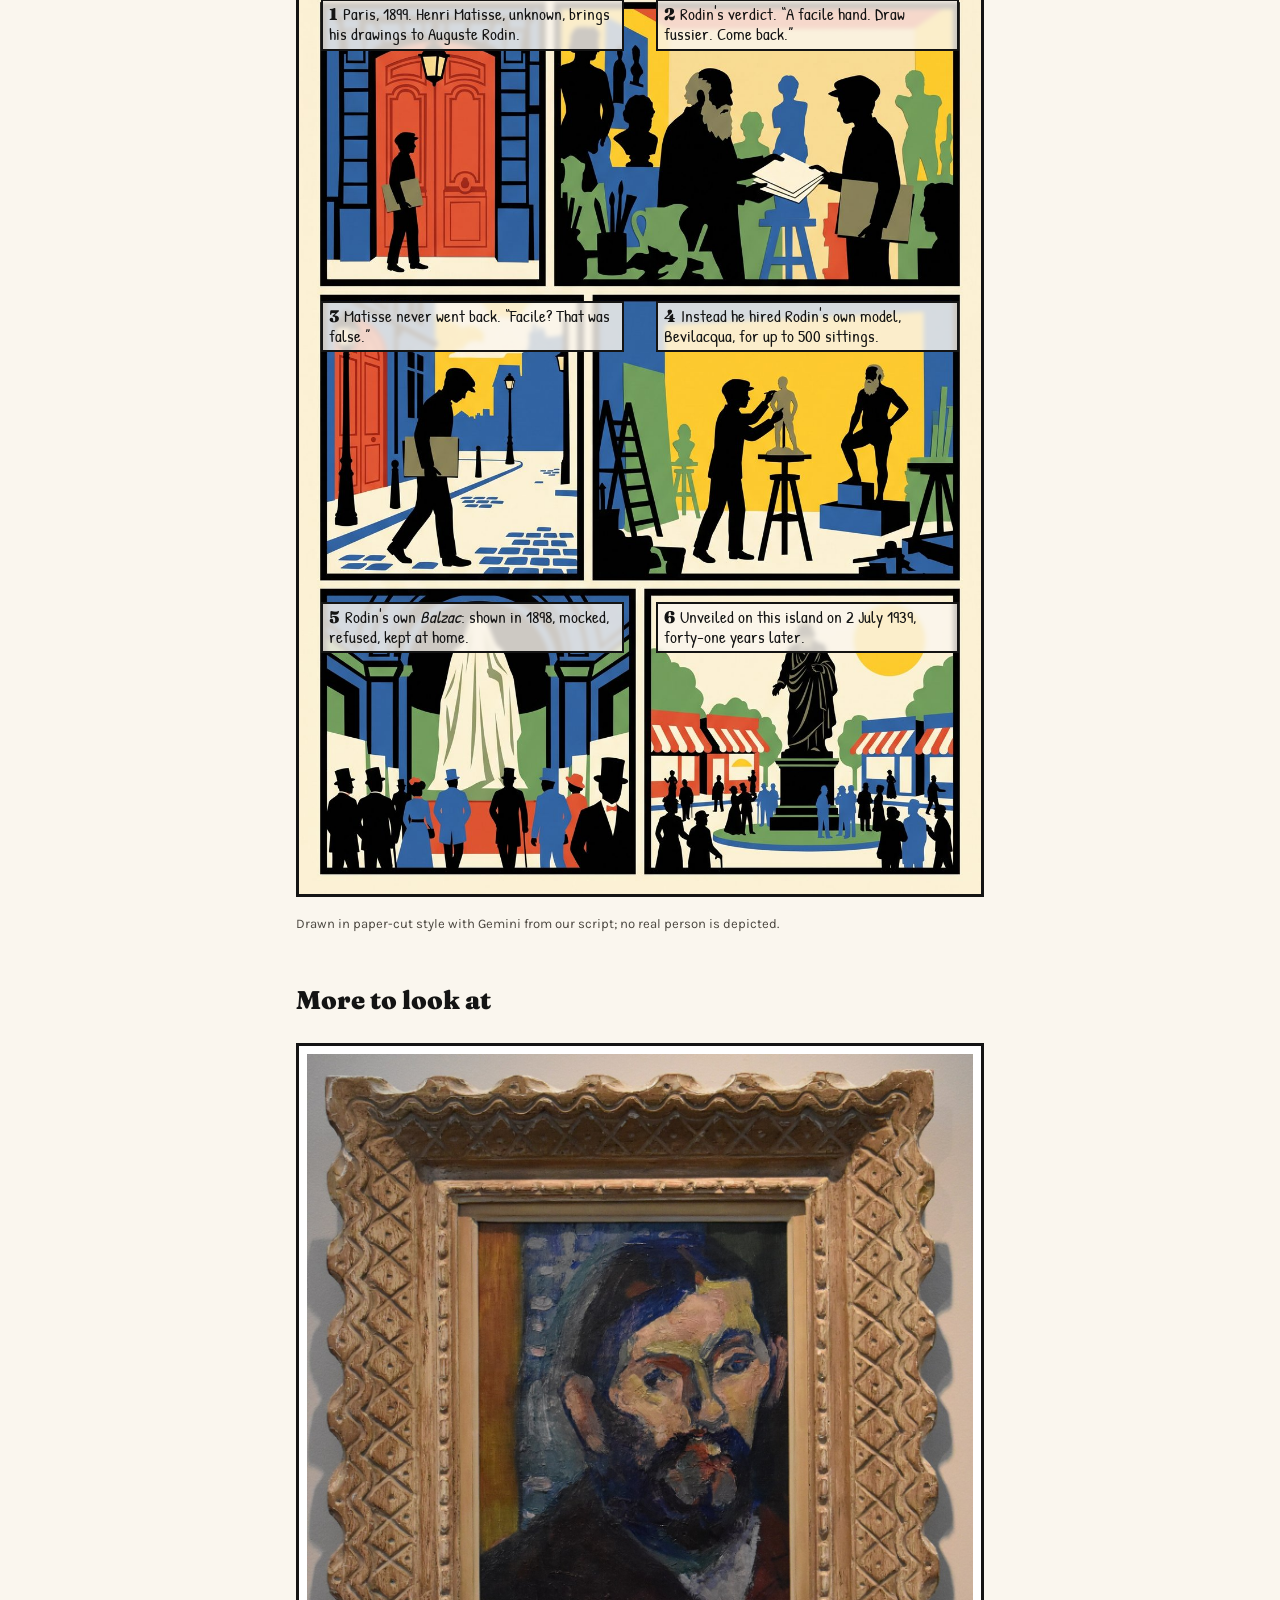
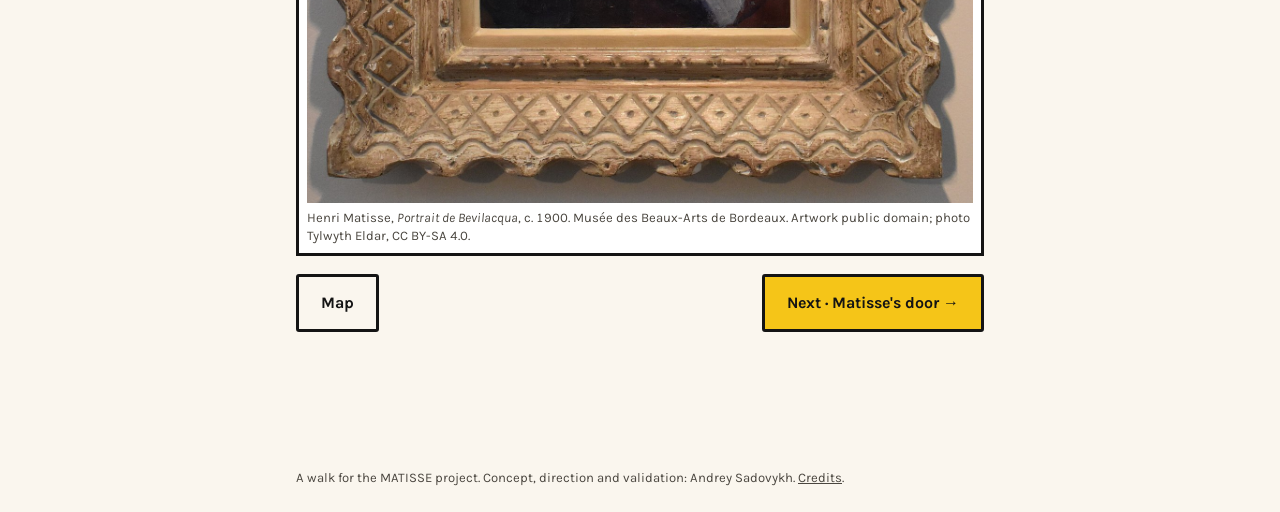
<file: stop-4.html>
<!doctype html>
<html lang="en">
<head>
<meta charset="utf-8">
<meta name="viewport" content="width=device-width, initial-scale=1, viewport-fit=cover">
<link rel="icon" href="icons/favicon.svg" type="image/svg+xml">
<link rel="icon" href="icons/favicon-32.png" sizes="32x32" type="image/png">
<link rel="apple-touch-icon" href="icons/apple-touch-icon.png">
<link rel="manifest" href="manifest.webmanifest">
<title>Carrefour Vavin</title>
<meta name="description" content="Stop 4 of Matisse's Montparnasse: Rodin's Balzac and the cafés where Matisse's students met.">
<link rel="preconnect" href="https://fonts.googleapis.com">
<link rel="preconnect" href="https://fonts.gstatic.com" crossorigin>
<link rel="stylesheet" href="https://fonts.googleapis.com/css2?family=Fraunces:opsz,wght@9..144,900&family=Karla:wght@400;700&family=Patrick+Hand&display=swap">
<link rel="stylesheet" href="style.css">
<script src="lightbox.js" defer></script>
<style>:root { --accent: #F5C518; --accent-ink: #141414; }</style>
</head>
<body>
<header class="band">
  <div class="in">
    <div class="num">4</div>
    <h1>Carrefour Vavin</h1>
    <p class="meta">18:33 · seven minutes · then 250 m east along the boulevard to stop 5</p>
  </div>
</header>

<main class="wrap page">
  <figure class="hero">
    <img src="art/rol-le-dome-1931.jpg" alt="Le Dôme café in 1931, black and white photograph">
    <figcaption>Le Dôme, 108 boulevard du Montparnasse. Photograph by Agence Rol, 25 August 1931. Bibliothèque nationale de France, public domain.</figcaption>
  </figure>
  <p class="stand">Stand on the wide pavement in front of Le Dôme, facing the statue on the island.</p>

  <div class="player">
    <p class="label">▶ Listen · Rodin sends Matisse away · 6 min</p>
    <audio controls preload="none" src="audio/ep-04.mp3" id="ep04"></audio>
  </div>

  <section class="story">
    <p>In 1899 Henri Matisse, twenty-nine and unknown, showed his drawings to Auguste Rodin, the most famous sculptor alive. Rodin told him he had "a facile hand" and to come back with fussier drawings. Matisse never went back. Instead he hired Rodin's own model, Bevilacqua, an Italian, and kept him for up to five hundred sittings.</p>
    <p>Rodin's <em>Balzac</em>, on the island in front of you, was mocked and refused in 1898. It stood here only on 2 July 1939, forty-one years later.</p>
    <p>Le Dôme was the headquarters of the German painters who ran Matisse's school for him. At La Rotonde, across the boulevard, the owner Victor Libion let broke painters pay with a drawing. La Coupole opened in 1927 with 1,200 bottles of champagne; the legend says its painters were paid in drinks, the invoice found in 1993 says 23,000 francs.</p>
  </section>

  <div class="fact">
    <span class="eyebrow">Fun fact</span>
    <p>Picasso's Dove of Peace (1949) was one of Matisse's pet pigeons, rehomed with Picasso when Matisse's building banned his aviary. The island is named place Pablo-Picasso.</p>
  </div>

  <details class="quiz">
    <summary>Quiz · How did a painter with no money pay his bill at La Rotonde?</summary>
    <p>With a drawing, which Libion kept until the painter could pay.</p>
  </details>

  <h2>The story in six panels</h2>
  <figure class="strip">
    <img src="comic/panels-04.jpg" alt="Six-panel comic strip of Rodin sending the young Matisse away">
    <div class="cap l t1"><b>1</b>Paris, 1899. Henri Matisse, unknown, brings his drawings to Auguste Rodin.</div>
    <div class="cap r t1"><b>2</b>Rodin's verdict. “A facile hand. Draw fussier. Come back.”</div>
    <div class="cap l t2"><b>3</b>Matisse never went back. “Facile? That was false.”</div>
    <div class="cap r t2"><b>4</b>Instead he hired Rodin's own model, Bevilacqua, for up to 500 sittings.</div>
    <div class="cap l t3"><b>5</b>Rodin's own <em>Balzac</em>: shown in 1898, mocked, refused, kept at home.</div>
    <div class="cap r t3"><b>6</b>Unveiled on this island on 2 July 1939, forty-one years later.</div>
  </figure>
  <p class="credit">Drawn in paper-cut style with Gemini from our script; no real person is depicted.</p>

  <h2>More to look at</h2>
  <figure class="hero">
    <img src="art/matisse-portrait-de-bevilacqua.jpg" alt="Portrait of Bevilacqua by Matisse, around 1900">
    <figcaption>Henri Matisse, <em>Portrait de Bevilacqua</em>, c. 1900. Musée des Beaux-Arts de Bordeaux. Artwork public domain; photo Tylwyth Eldar, CC BY-SA 4.0.</figcaption>
  </figure>

  <nav class="next">
    <a class="btn alt" href="map.html">Map</a>
    <a class="btn" href="stop-5.html">Next · Matisse's door →</a>
  </nav>
</main>
<footer>A walk for the MATISSE project. Concept, direction and validation: Andrey Sadovykh. <a href="credits.html">Credits</a>.</footer>
</body>
</html>
</file>
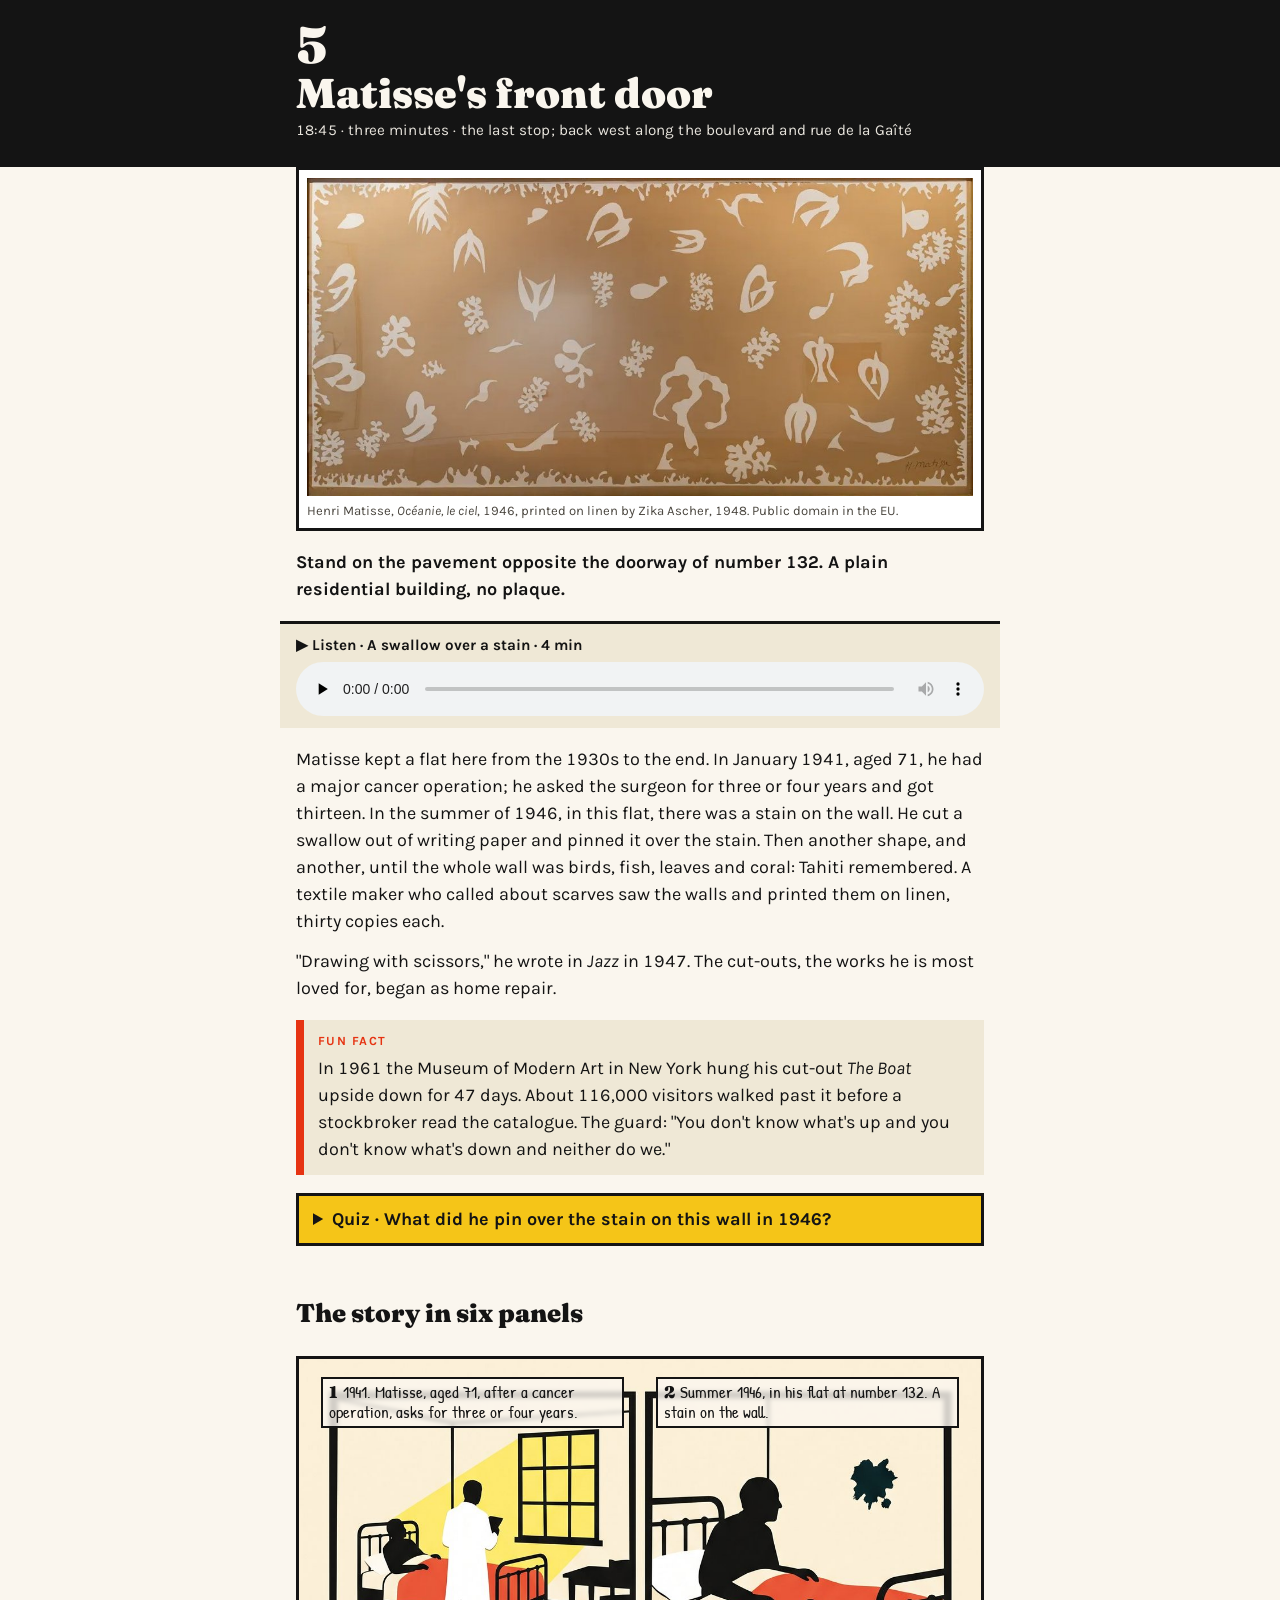
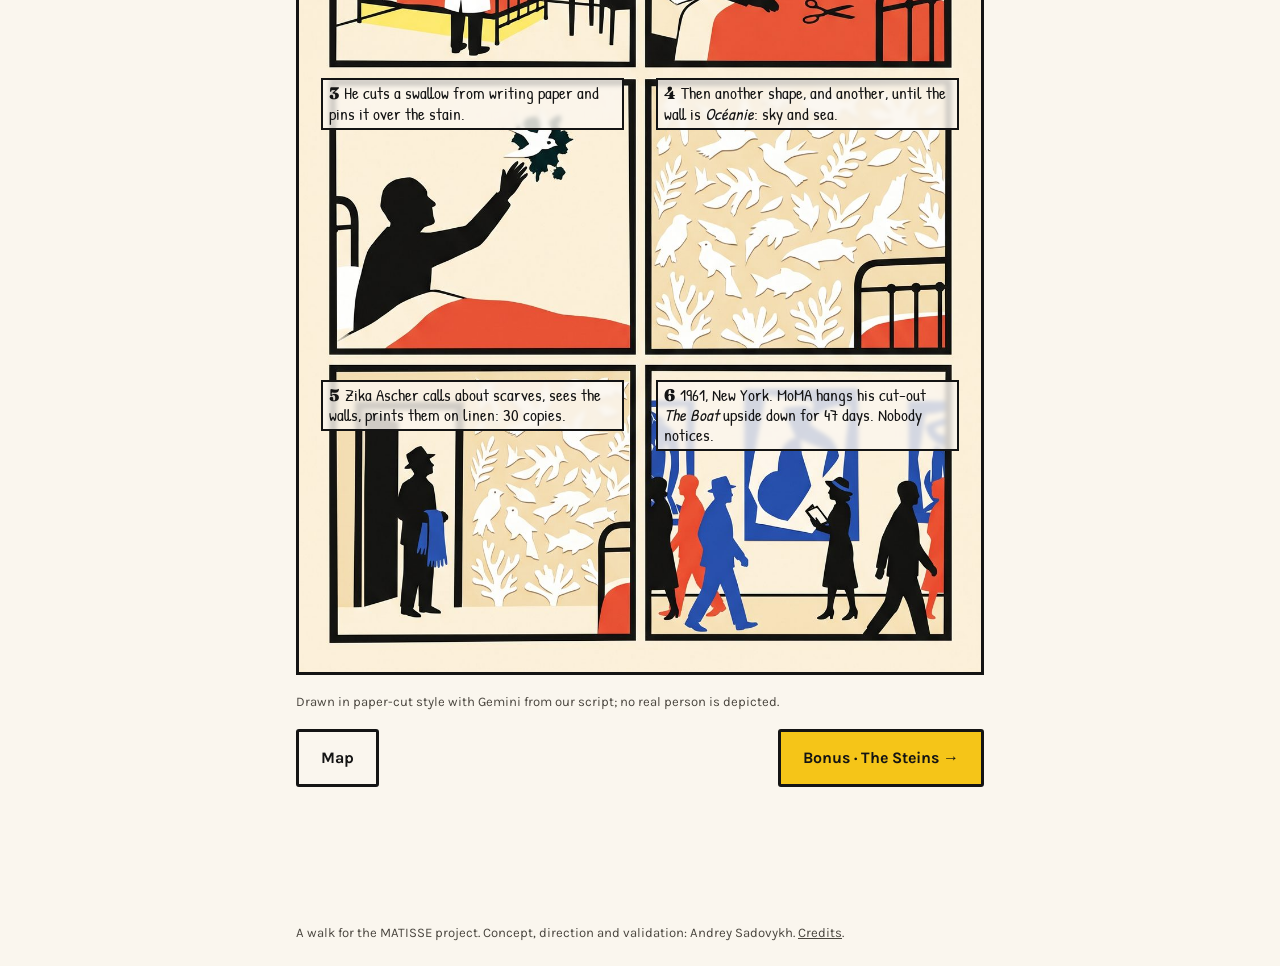
<file: stop-5.html>
<!doctype html>
<html lang="en">
<head>
<meta charset="utf-8">
<meta name="viewport" content="width=device-width, initial-scale=1, viewport-fit=cover">
<link rel="icon" href="icons/favicon.svg" type="image/svg+xml">
<link rel="icon" href="icons/favicon-32.png" sizes="32x32" type="image/png">
<link rel="apple-touch-icon" href="icons/apple-touch-icon.png">
<link rel="manifest" href="manifest.webmanifest">
<title>Matisse's front door</title>
<meta name="description" content="Stop 5 of Matisse's Montparnasse: 132 boulevard du Montparnasse, where the cut-outs began with a swallow over a stain.">
<link rel="preconnect" href="https://fonts.googleapis.com">
<link rel="preconnect" href="https://fonts.gstatic.com" crossorigin>
<link rel="stylesheet" href="https://fonts.googleapis.com/css2?family=Fraunces:opsz,wght@9..144,900&family=Karla:wght@400;700&family=Patrick+Hand&display=swap">
<link rel="stylesheet" href="style.css">
<script src="lightbox.js" defer></script>
<style>:root { --accent: #141414; }</style>
</head>
<body>
<header class="band">
  <div class="in">
    <div class="num">5</div>
    <h1>Matisse's front door</h1>
    <p class="meta">18:45 · three minutes · the last stop; back west along the boulevard and rue de la Gaîté</p>
  </div>
</header>

<main class="wrap page">
  <figure class="hero">
    <img src="art/matisse-oceanie-le-ciel-1946.jpg" alt="Océanie, le ciel: white cut-out birds and leaves on beige linen">
    <figcaption>Henri Matisse, <em>Océanie, le ciel</em>, 1946, printed on linen by Zika Ascher, 1948. Public domain in the EU.</figcaption>
  </figure>
  <p class="stand">Stand on the pavement opposite the doorway of number 132. A plain residential building, no plaque.</p>

  <div class="player">
    <p class="label">▶ Listen · A swallow over a stain · 4 min</p>
    <audio controls preload="none" src="audio/ep-05.mp3" id="ep05"></audio>
  </div>

  <section class="story">
    <p>Matisse kept a flat here from the 1930s to the end. In January 1941, aged 71, he had a major cancer operation; he asked the surgeon for three or four years and got thirteen. In the summer of 1946, in this flat, there was a stain on the wall. He cut a swallow out of writing paper and pinned it over the stain. Then another shape, and another, until the whole wall was birds, fish, leaves and coral: Tahiti remembered. A textile maker who called about scarves saw the walls and printed them on linen, thirty copies each.</p>
    <p>"Drawing with scissors," he wrote in <em>Jazz</em> in 1947. The cut-outs, the works he is most loved for, began as home repair.</p>
  </section>

  <div class="fact">
    <span class="eyebrow">Fun fact</span>
    <p>In 1961 the Museum of Modern Art in New York hung his cut-out <em>The Boat</em> upside down for 47 days. About 116,000 visitors walked past it before a stockbroker read the catalogue. The guard: "You don't know what's up and you don't know what's down and neither do we."</p>
  </div>

  <details class="quiz">
    <summary>Quiz · What did he pin over the stain on this wall in 1946?</summary>
    <p>A paper swallow. The cut-outs began.</p>
  </details>

  <h2>The story in six panels</h2>
  <figure class="strip">
    <img src="comic/panels-05.jpg" alt="Six-panel comic strip of the swallow over the stain">
    <div class="cap l t1"><b>1</b>1941. Matisse, aged 71, after a cancer operation, asks for three or four years.</div>
    <div class="cap r t1"><b>2</b>Summer 1946, in his flat at number 132. A stain on the wall.</div>
    <div class="cap l t2"><b>3</b>He cuts a swallow from writing paper and pins it over the stain.</div>
    <div class="cap r t2"><b>4</b>Then another shape, and another, until the wall is <em>Océanie</em>: sky and sea.</div>
    <div class="cap l t3"><b>5</b>Zika Ascher calls about scarves, sees the walls, prints them on linen: 30 copies.</div>
    <div class="cap r t3"><b>6</b>1961, New York. MoMA hangs his cut-out <em>The Boat</em> upside down for 47 days. Nobody notices.</div>
  </figure>
  <p class="credit">Drawn in paper-cut style with Gemini from our script; no real person is depicted.</p>

  <nav class="next">
    <a class="btn alt" href="map.html">Map</a>
    <a class="btn" href="steins.html">Bonus · The Steins →</a>
  </nav>
</main>
<footer>A walk for the MATISSE project. Concept, direction and validation: Andrey Sadovykh. <a href="credits.html">Credits</a>.</footer>
</body>
</html>
</file>
<file: style.css>
/* Matisse's Montparnasse — one stylesheet for every page.
   Layout: one column of running text (≤ 68ch) on cream paper; each stop opens with a full-width
   colour band in its own Jazz colour; artworks sit on white mats; the comic strip carries HTML
   captions laid over its six panels. Type: Fraunces (soft 1920s–40s display, like the
   hand-cut titles of Jazz) + Karla (plain humanist sans) + Patrick Hand for strip captions. */

:root {
  --paper: #FAF6EE;        /* cream ground */
  --paper-2: #EFE8D6;      /* a shade deeper, for panels */
  --ink: #141414;
  --ink-soft: #4A463F;     /* warm grey for captions */
  --cobalt: #1F3A93;
  --vermilion: #E63312;
  --lemon: #F5C518;
  --leaf: #2E7D4F;
  --mat: #FFFFFF;          /* artwork mats */
  --accent: var(--cobalt); /* overridden per stop */
  --accent-ink: #FAF6EE;   /* text on the accent band */
  --display: "Fraunces", "Playfair Display", Georgia, serif;
  --body: "Karla", "Segoe UI", Helvetica, Arial, sans-serif;
  --hand: "Patrick Hand", "Comic Neue", "Segoe Print", cursive;
  --gutter-l: max(16px, env(safe-area-inset-left, 0px));
  --gutter-r: max(16px, env(safe-area-inset-right, 0px));
  color-scheme: light;
}
@media (prefers-color-scheme: dark) {
  :root:not([data-theme="light"]) {
    --paper: #111a3d; --paper-2: #1b2a63; --ink: #FAF6EE; --ink-soft: #D9D2C2; --mat: #FAF6EE;
    color-scheme: dark;
  }
}
:root[data-theme="dark"] {
  --paper: #111a3d; --paper-2: #1b2a63; --ink: #FAF6EE; --ink-soft: #D9D2C2; --mat: #FAF6EE;
  color-scheme: dark;
}

* { box-sizing: border-box; }
html { -webkit-text-size-adjust: 100%; }
body {
  margin: 0; background: var(--paper); color: var(--ink);
  font-family: var(--body); font-size: 1.125rem; line-height: 1.5;
  font-variant-numeric: tabular-nums;
}
img { max-width: 100%; height: auto; display: block; }
a { color: inherit; }
h1, h2, h3 { font-family: var(--display); font-weight: 900; line-height: 1.02; text-wrap: balance; margin: 0; }
h2 { font-size: 1.6rem; margin-block: 36px 12px; }
p { margin: 0; }
:focus-visible { outline: 3px solid var(--lemon); outline-offset: 2px; }
@media (prefers-reduced-motion: reduce) { * { transition: none !important; animation: none !important; } }

/* page frame: gutters once, on the wrapper; bands use their inner wrapper */
.wrap { max-width: 720px; margin: 0 auto; padding-inline: var(--gutter-l) var(--gutter-r); padding-block: 0 112px; display: grid; gap: 18px; }
.band { background: var(--accent); color: var(--accent-ink); }
.band .in { max-width: 720px; margin: 0 auto; padding-inline: var(--gutter-l) var(--gutter-r); padding-block: 22px 26px; display: grid; gap: 4px; }
.band .num { font-family: var(--display); font-weight: 900; font-size: 3.2rem; line-height: .9; }
.band h1 { font-size: clamp(1.9rem, 7.5vw, 2.6rem); }
.band .meta { font-size: .95rem; opacity: .92; letter-spacing: .01em; }
.eyebrow { text-transform: uppercase; letter-spacing: .12em; font-size: .78rem; font-weight: 700; color: var(--ink-soft); }

/* cover */
.cover { min-height: 80vh; display: grid; align-content: center; gap: 20px; max-width: 720px; margin: 0 auto; padding-inline: var(--gutter-l) var(--gutter-r); padding-block: 32px; }
.cutout { width: min(78vw, 360px); height: auto; }
.cover h1 { font-size: clamp(2.6rem, 11vw, 4.6rem); }
.lede { font-size: 1.2rem; max-width: 36ch; }
.buttons { display: flex; gap: 12px; flex-wrap: wrap; }
.btn { display: inline-block; padding: 14px 22px; border: 3px solid var(--ink); background: var(--lemon); color: #141414; font-weight: 700; text-decoration: none; border-radius: 3px; font-size: 1rem; }
.btn.alt { background: transparent; color: var(--ink); }

/* artworks: white mat, thin black frame, credit below */
.hero { background: var(--mat); border: 3px solid #141414; padding: 8px; display: grid; gap: 6px; margin: 0; }
.hero figcaption, .credit { font-size: .82rem; line-height: 1.35; color: var(--ink-soft); }
.hero figcaption { color: #4A463F; } /* on the white mat, always dark */
.stand { font-weight: 700; }

/* audio: the one big control, sticky at the bottom */
.player { position: sticky; bottom: 0; z-index: 5; background: var(--paper-2); border-top: 3px solid var(--ink); margin-inline: calc(-1 * var(--gutter-l)) calc(-1 * var(--gutter-r)); padding-inline: var(--gutter-l) var(--gutter-r); padding-block: 10px calc(12px + env(safe-area-inset-bottom, 0px)); display: grid; gap: 6px; }
.player .label { font-weight: 700; font-size: .95rem; }
.player audio { width: 100%; }

.story { font-size: 1.125rem; max-width: 68ch; display: grid; gap: .7em; }
.fact { border-left: 8px solid var(--vermilion); background: var(--paper-2); padding: 12px 14px; display: grid; gap: 4px; }
.fact .eyebrow { color: var(--vermilion); }
details.quiz { border: 3px solid var(--ink); padding: 10px 14px; background: var(--lemon); color: #141414; }
details.quiz summary { cursor: pointer; font-weight: 700; }
details.quiz p { margin-top: 8px; }

/* the strip: image + six captions laid over the panels (2 columns × 3 rows) */
.strip { position: relative; margin: 0; border: 3px solid #141414; background: #FAF6EE; }
.strip img { width: 100%; }
.cap { color: #141414; font-family: var(--hand); line-height: 1.2; }
.cap b { font-family: var(--display); font-weight: 900; margin-right: 5px; }
.cap q { font-style: italic; }
.cap q::before, .cap q::after { content: '"'; }
/* phones: the drawing stays clear; captions sit under it in the same 2 × 3 order as the panels */
@media (max-width: 599px) {
  .strip { display: grid; grid-template-columns: 1fr 1fr; gap: 6px 8px; padding: 0 6px 8px; }
  .strip img { grid-column: 1 / -1; margin: 0 -6px; width: calc(100% + 12px); max-width: none; }
  .cap { font-size: .95rem; }
}
/* wider screens: captions over the panels, translucent so the panel shows through */
@media (min-width: 600px) {
  .cap { position: absolute; width: 44.5%; background: rgba(250,246,238,.82); border: 2px solid #141414; padding: 3px 6px 4px; font-size: 1.05rem; backdrop-filter: blur(2px); }
  .cap.l { left: 3.2%; } .cap.r { left: 52.3%; }
  .cap.t1 { top: 2%; } .cap.t2 { top: 35%; } .cap.t3 { top: 68%; }
}

nav.next { display: flex; gap: 12px; justify-content: space-between; flex-wrap: wrap; }
footer { max-width: 720px; margin: 0 auto; padding-inline: var(--gutter-l) var(--gutter-r); padding-block: 24px; font-size: .82rem; color: var(--ink-soft); }

@media print {
  .player, nav.next, .btn { display: none; }
  body { background: #fff; color: #000; }
  .band { background: none; color: #000; border-bottom: 3px solid #000; }
  .page { page-break-after: always; }
}

/* full-screen picture viewer (reading pages) */
.lightbox { position: fixed; inset: 0; z-index: 60; background: rgba(20,20,20,.94); display: grid; grid-template-rows: 1fr auto; align-items: center; justify-items: center; touch-action: pinch-zoom; }
.lightbox img { max-width: 100vw; max-height: calc(100vh - 56px); width: auto; height: auto; object-fit: contain; touch-action: pinch-zoom; cursor: zoom-out; }
.lightbox .lb-credit { color: #FAF6EE; font-size: .85rem; padding: 8px 16px 12px; text-align: center; max-width: 70ch; margin: 0; }
.lightbox .lb-close { position: fixed; top: 10px; right: 12px; width: 40px; height: 40px; border: 2px solid #FAF6EE; background: #141414; color: #FAF6EE; font-size: 1.5rem; line-height: 1; cursor: pointer; }
.lb-open { overflow: hidden; }
.hero img, .icons img, .strip img { cursor: zoom-in; }
[hidden] { display: none !important; }
</file>
